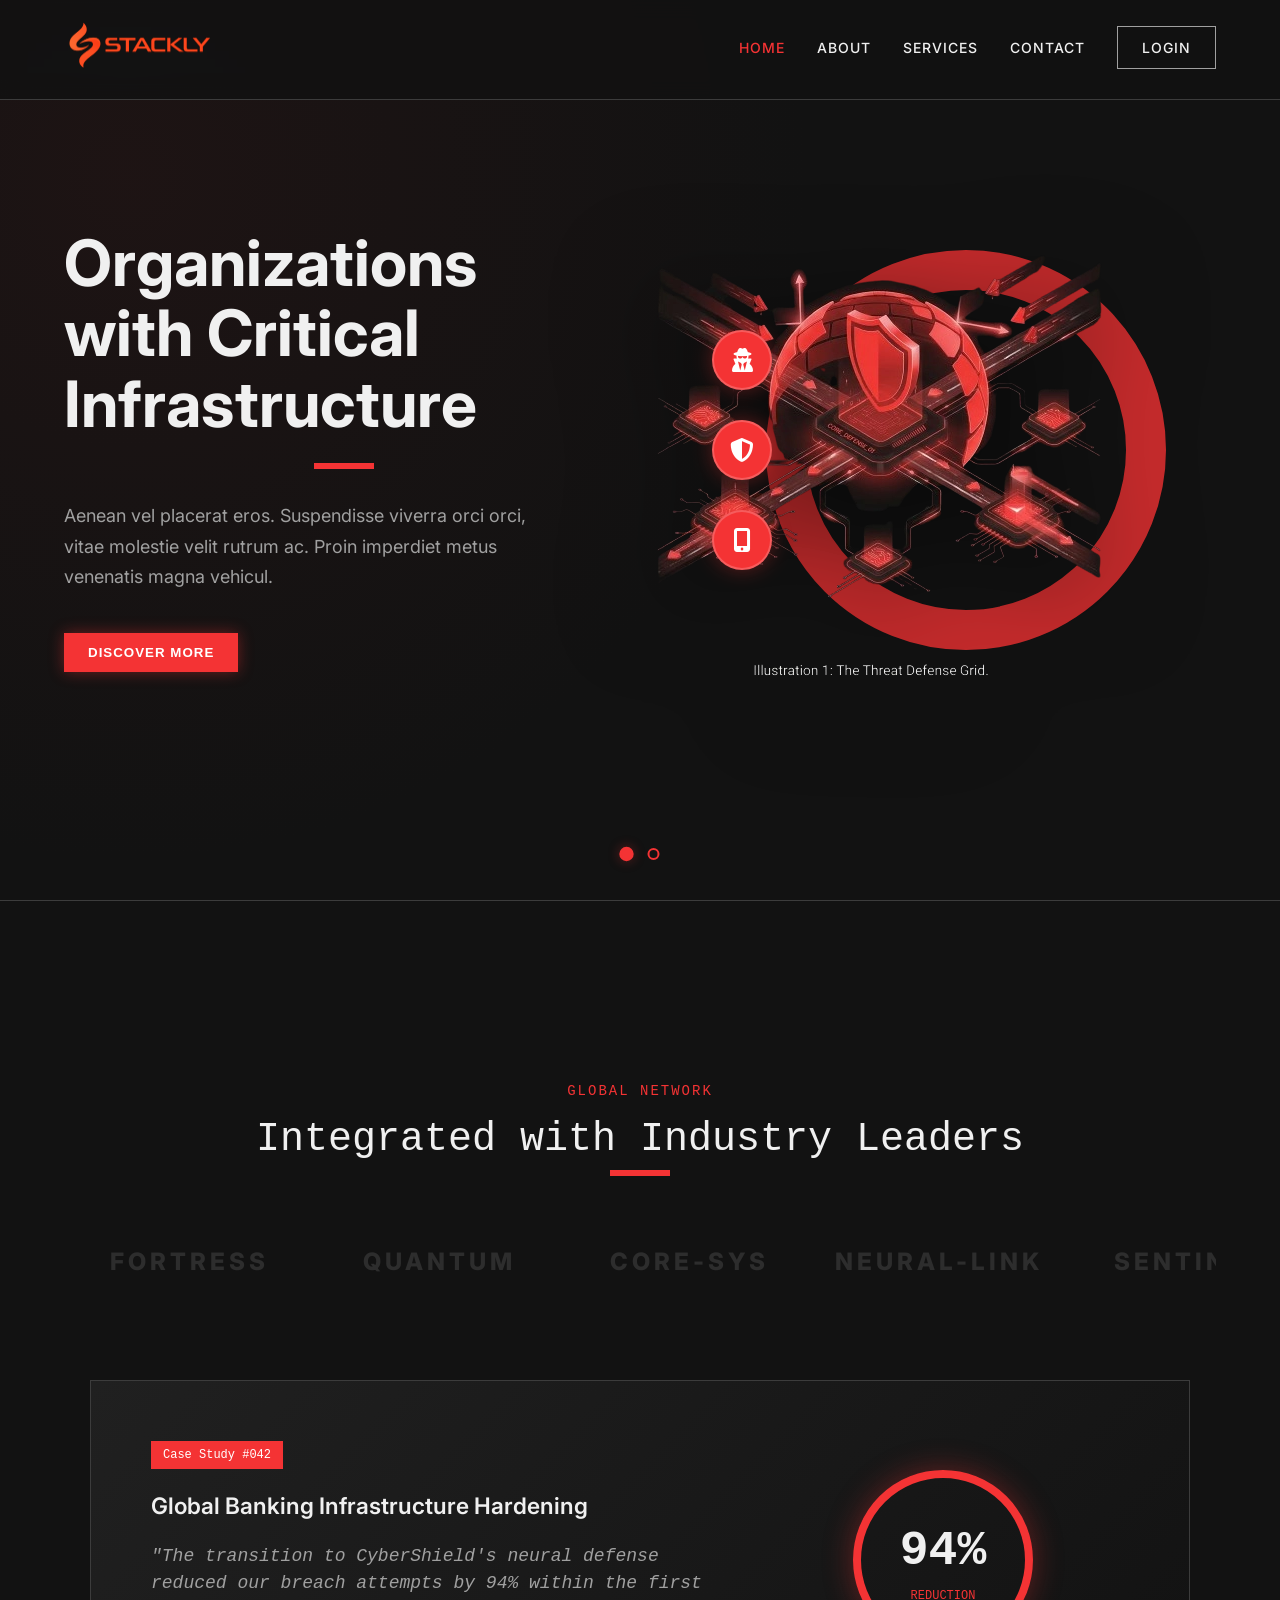
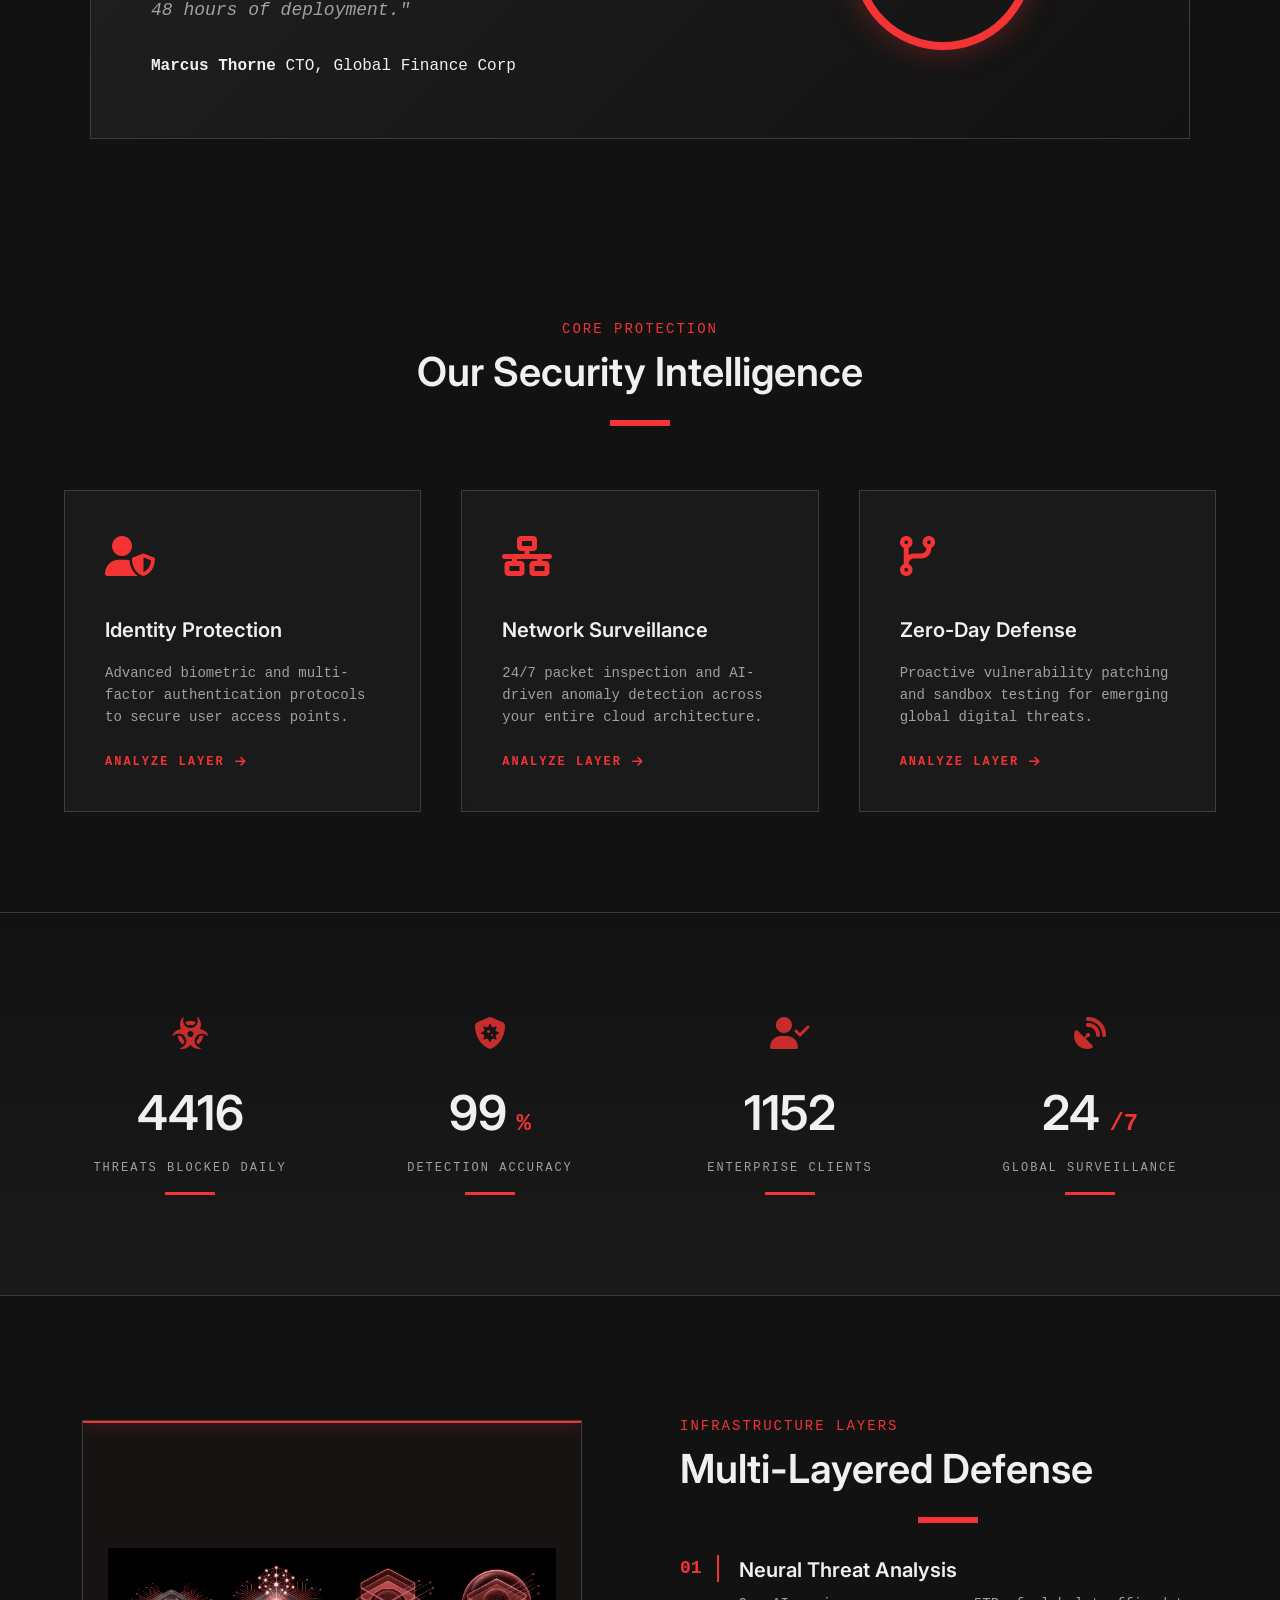
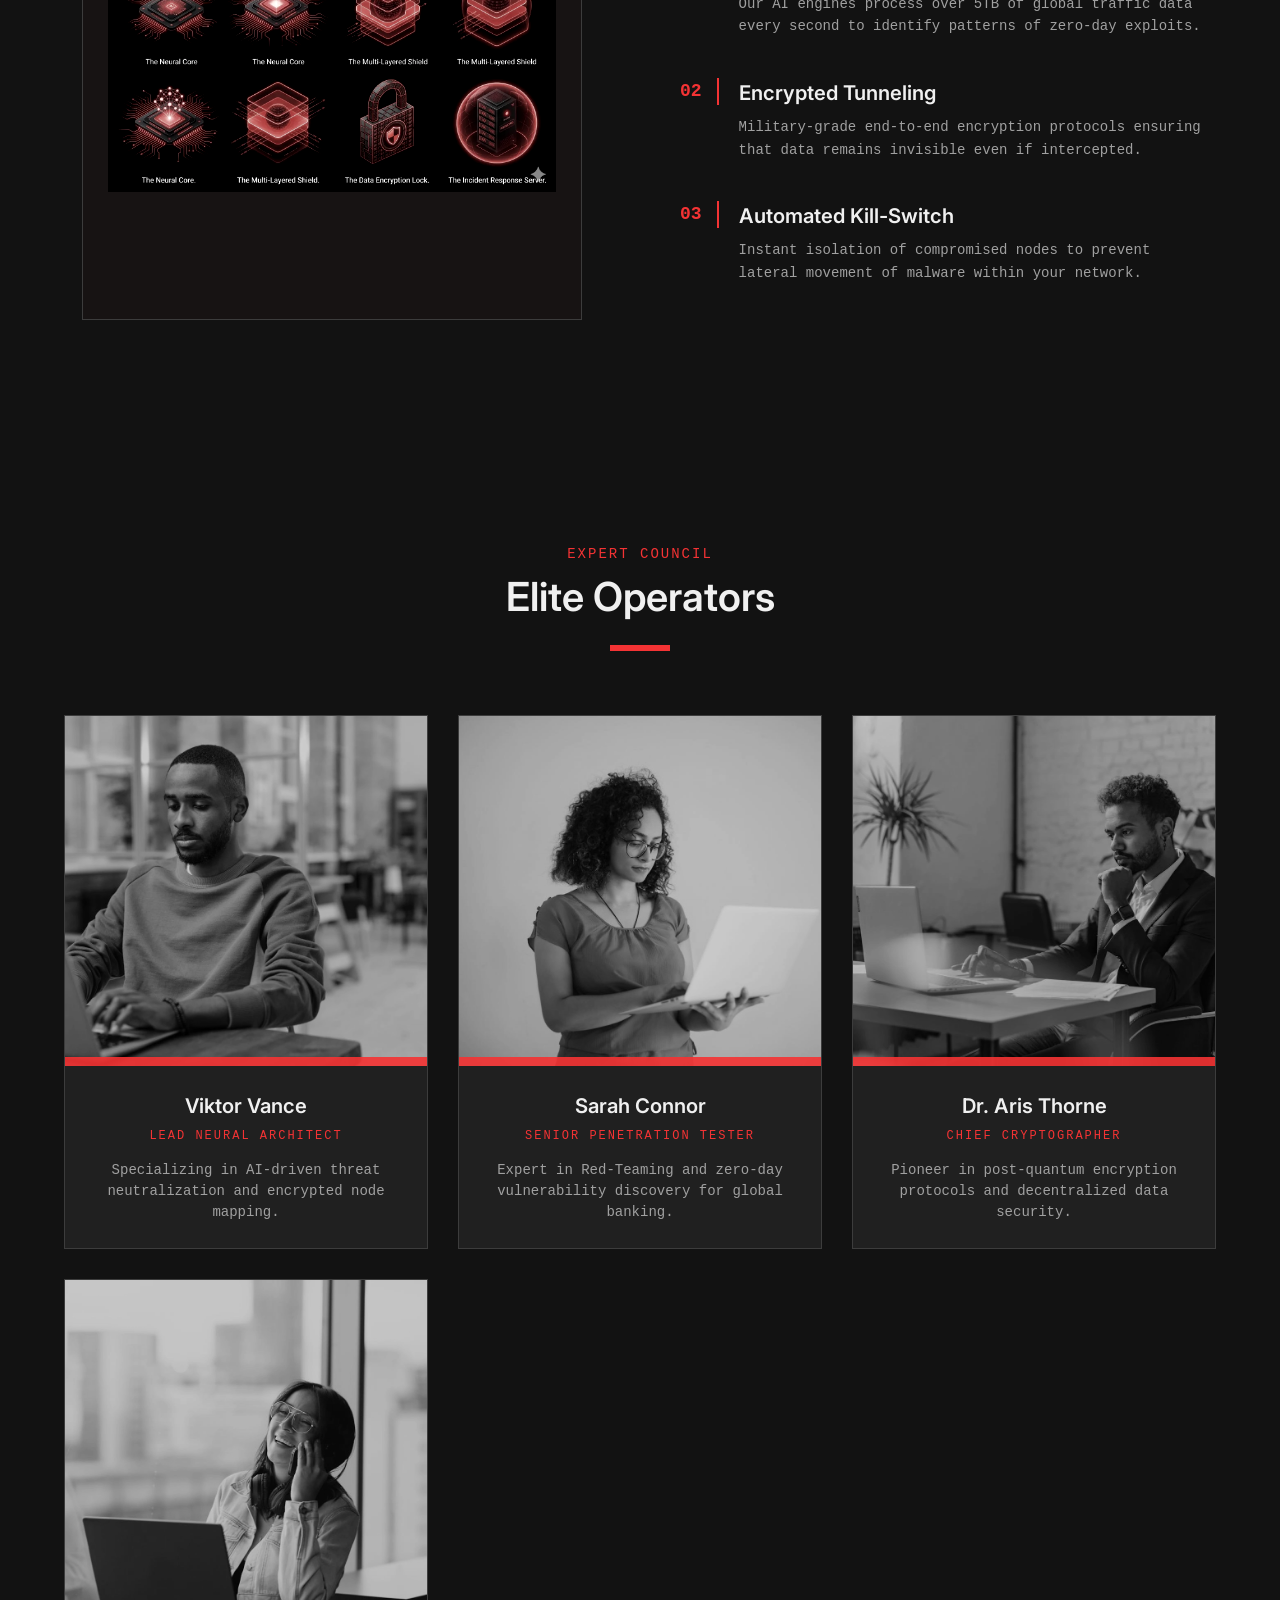
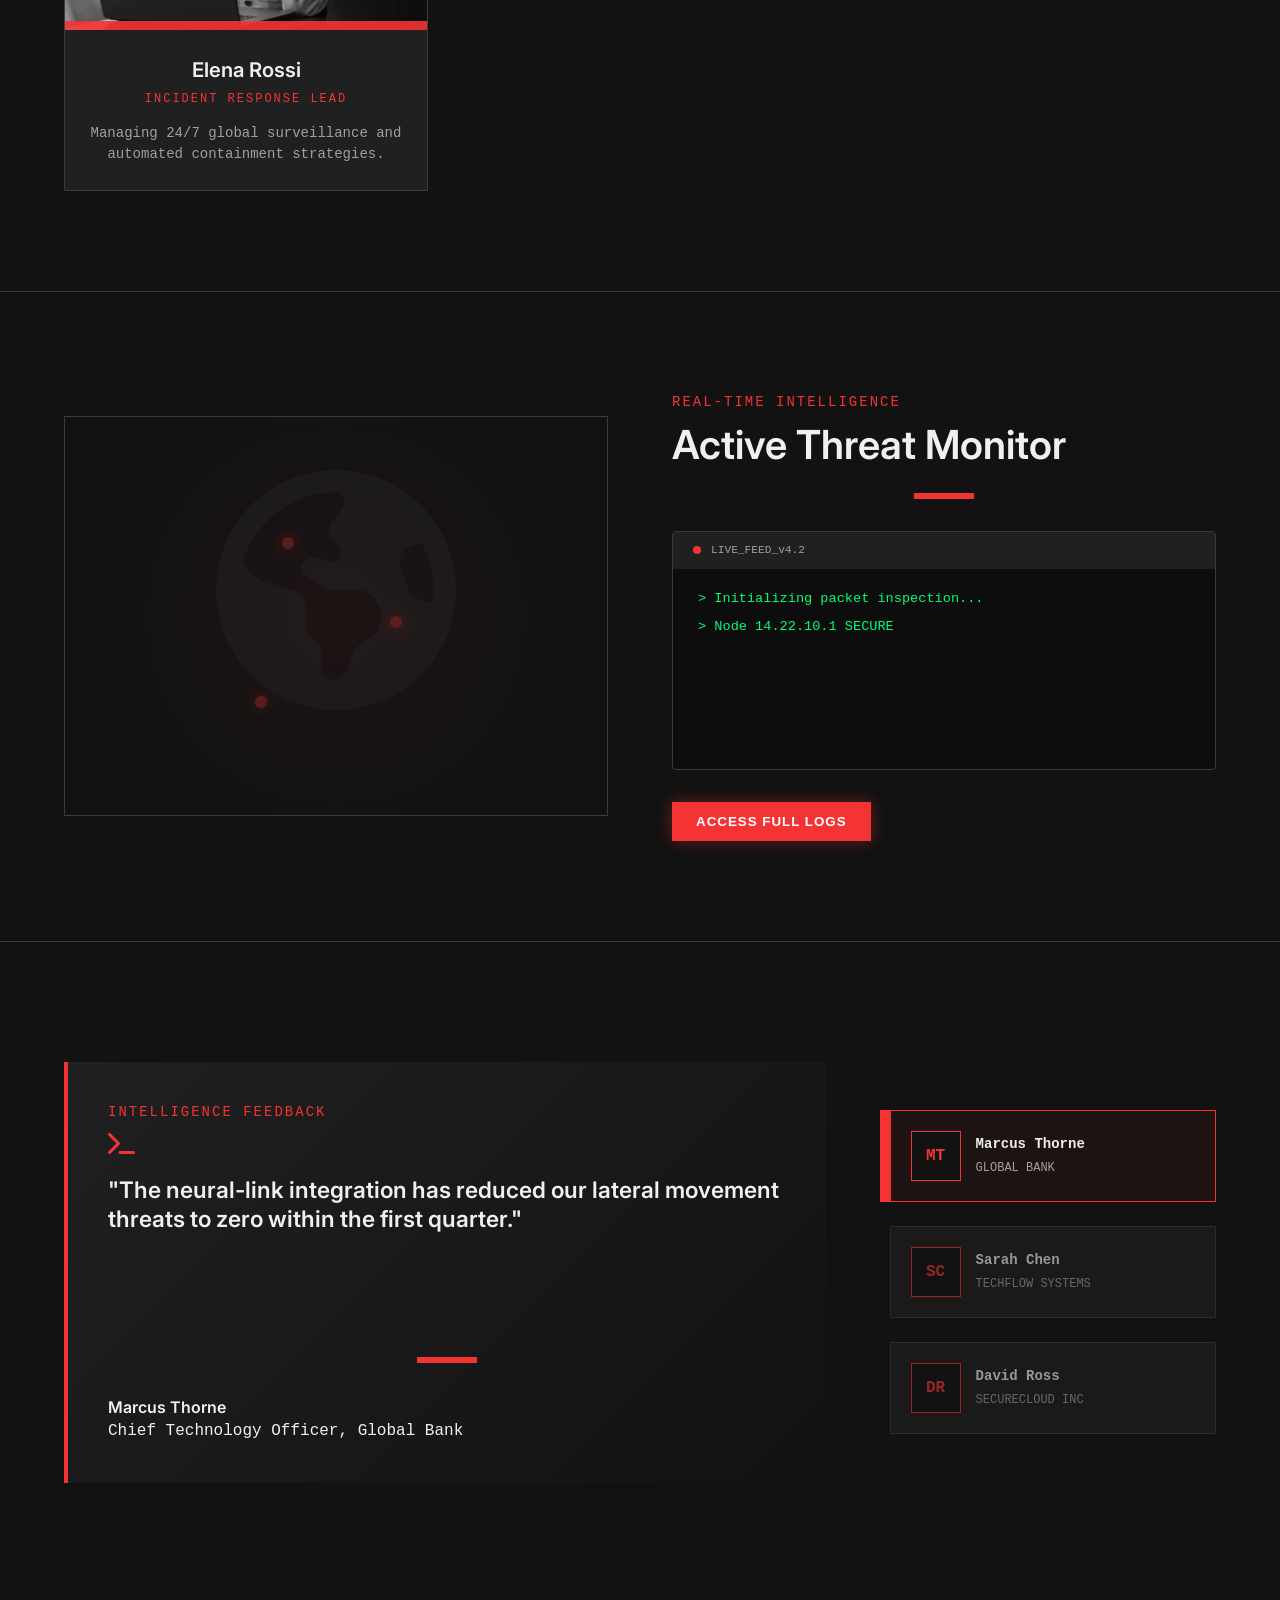
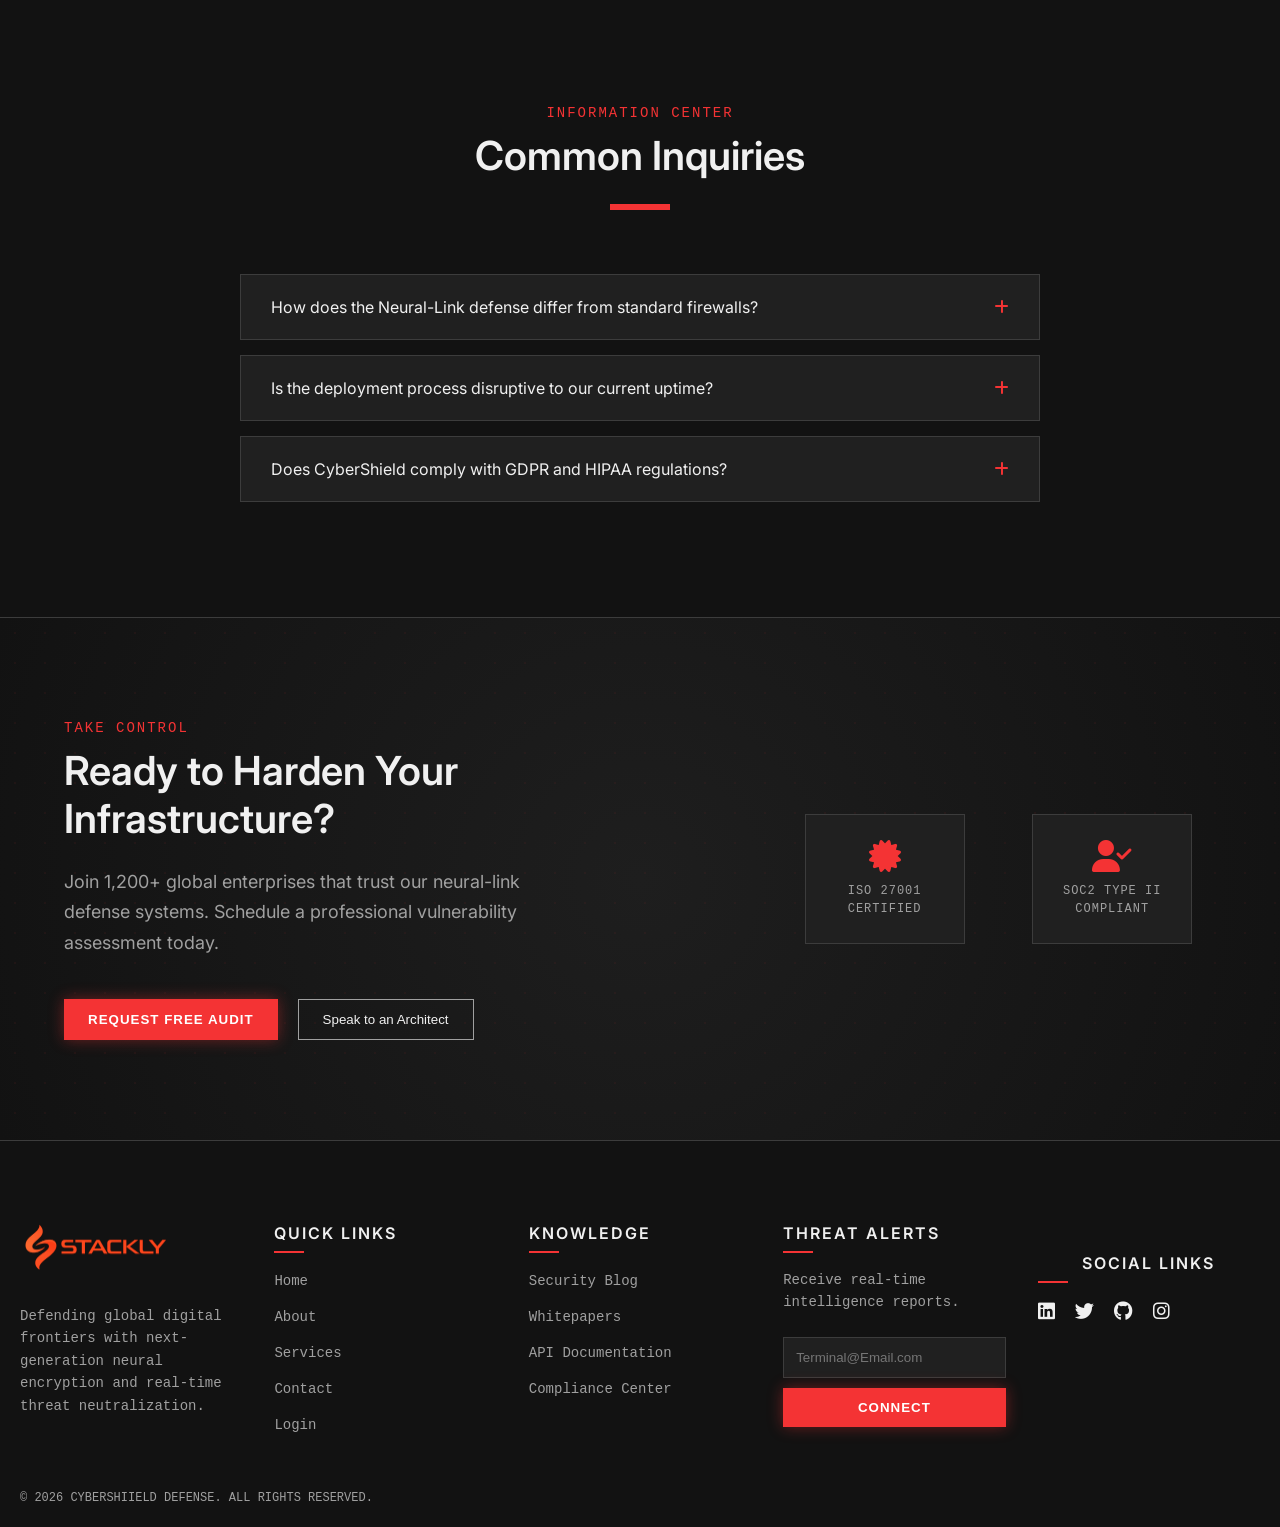
<file: index.html>
<!DOCTYPE html>
<html lang="en">

<head>
    <meta charset="UTF-8">
    <meta name="viewport" content="width=device-width, initial-scale=1.0">
    <title>Cyber Security</title>
    <link rel="icon" href="./assets/bg remove.webp">

    <!-- Custom CSS -->
    <link rel="stylesheet" href="style.css">
    <link rel="stylesheet" href="./root.css">

    <!-- material icon -->
    <link href="https://fonts.googleapis.com/icon?family=Material+Icons" rel="stylesheet">
    <!-- font awesome icon -->
    <link rel="stylesheet" href="https://cdnjs.cloudflare.com/ajax/libs/font-awesome/6.5.1/css/all.min.css">

    <!-- aos animations -->
    <link href="https://unpkg.com/aos@2.3.4/dist/aos.css" rel="stylesheet">
</head>

<body>
    <header class="main-header">
        <nav class="navbar">
            <a class="logo" href="index.html">
                <img src="./assets/orange.webp" alt="logo" width="150px">
            </a>

            <ul class="nav-links">
                <li><a href="index.html" class="active">Home</a></li>
                <li><a href="about.html">About</a></li>
                <li><a href="service.html">Services</a></li>
                <li><a href="contact.html">Contact</a></li>
                <li><a href="sign.html" class="btn-secondary login">Login</a></li>
            </ul>

            <div class="hamburger" id="hamburger">
                <span class="bar"></span>
                <span class="bar"></span>
                <span class="bar"></span>
            </div>
        </nav>

        <div class="mobile-menu" id="mobile-menu">
            <ul class="mobile-nav-links">
                <li><a href="index.html">Home</a></li>
                <li><a href="about.html">About</a></li>
                <li><a href="service.html">Services</a></li>
                <li><a href="contact.html">Contact</a></li>
                <li><a href="sign.html" class="btn-primary login">Login</a></li>
            </ul>
        </div>
    </header>







    <main>

        <section class="hero-slider" data-aos="fade-up">
            <div class="premium-hero active" id="slide-1">
                <div class="hero-container">
                    <div class="hero-text-content">
                        <h1 class="hero-display-title">
                            Organizations <br>
                            with <span class="highlight">Critical Infrastructure</span>
                        </h1>
                        <div class="red-divider"></div>
                        <p class="hero-lead-text">
                            Aenean vel placerat eros. Suspendisse viverra orci orci, vitae molestie velit rutrum ac.
                            Proin imperdiet metus venenatis magna vehicul.
                        </p>
                        <button class="btn-primary" onclick="window.location.href='./404..html'">Discover More</button>
                    </div>

                    <div class="hero-visual-wrapper">
                        <div class="deco-circle"></div>
                        <div class="floating-icons">
                            <div class="icon-circle"><i class="fas fa-user-secret"></i></div>
                            <div class="icon-circle"><i class="fas fa-shield-alt"></i></div>
                            <div class="icon-circle"><i class="fas fa-mobile-alt"></i></div>
                        </div>
                        <div class="main-illustration">
                            <img src="./assets/hero 1.webp" alt="Infrastructure Security">
                        </div>
                    </div>
                </div>
            </div>

            <div class="premium-hero" id="slide-2">
                <div class="hero-container">
                    <div class="hero-text-content">
                        <h1 class="hero-display-title">
                            Advanced <br>
                            Threat <span class="highlight">Detection Systems</span>
                        </h1>
                        <div class="red-divider"></div>
                        <p class="hero-lead-text">
                            Real-time monitoring and AI-driven response protocols to protect your
                            digital assets from sophisticated zero-day vulnerabilities.
                        </p>
                        <button class="btn-primary" onclick="window.location.href='./404..html'">Explore Defense</button>
                    </div>

                    <div class="hero-visual-wrapper">
                        <div class="deco-circle"></div>
                        <div class="floating-icons">
                            <div class="icon-circle"><i class="fas fa-microchip"></i></div>
                            <div class="icon-circle"><i class="fas fa-network-wired"></i></div>
                            <div class="icon-circle"><i class="fas fa-lock"></i></div>
                        </div>
                        <div class="main-illustration">
                            <img src="./assets/hero 2.webp" alt="Threat Detection">
                        </div>
                    </div>
                </div>
            </div>

            <div class="slider-controls">
                <span class="dot active" onclick="currentSlide(0)"></span>
                <span class="dot" onclick="currentSlide(1)"></span>
            </div>
        </section>










        <section class="partners-section" data-aos="fade-down">
            <div class="container">
                <div class="ticker-header">
                    <span class="section-subtitle">Global Network</span>
                    <p>Integrated with Industry Leaders</p>
                    <div class="red-divider"></div>

                </div>

                <div class="logo-ticker">
                    <div class="ticker-track">
                        <div class="logo-item"><span>FORTRESS</span></div>
                        <div class="logo-item"><span>QUANTUM</span></div>
                        <div class="logo-item"><span>CORE-SYS</span></div>
                        <div class="logo-item"><span>NEURAL-LINK</span></div>
                        <div class="logo-item"><span>SENTINEL</span></div>
                        <div class="logo-item"><span>FORTRESS</span></div>
                        <div class="logo-item"><span>QUANTUM</span></div>
                        <div class="logo-item"><span>CORE-SYS</span></div>
                        <div class="logo-item"><span>NEURAL-LINK</span></div>
                        <div class="logo-item"><span>SENTINEL</span></div>
                    </div>
                </div>

                <div class="case-study-card">
                    <div class="case-content">
                        <div class="badge-red">Case Study #042</div>
                        <h3>Global Banking Infrastructure <span class="highlight">Hardening</span></h3>
                        <p>"The transition to CyberShield's neural defense reduced our breach attempts by 94% within the
                            first 48 hours of deployment."</p>
                        <div class="client-info">
                            <strong>Marcus Thorne</strong>
                            <span>CTO, Global Finance Corp</span>
                        </div>
                    </div>
                    <div class="case-visual">
                        <div class="stats-circle">
                            <span class="pct">94%</span>
                            <span class="label">Reduction</span>
                        </div>
                    </div>
                </div>
            </div>
        </section>









        <section class="services-section" data-aos="zoom-in">
            <div class="container">
                <div class="section-header">
                    <span class="section-subtitle">Core Protection</span>
                    <h2 class="section-title">Our Security <span class="highlight">Intelligence</span></h2>
                    <div class="red-divider"></div>
                </div>

                <div class="services-grid">
                    <div class="service-card">
                        <div class="card-glow"></div>
                        <div class="icon-box"><i class="fas fa-user-shield"></i></div>
                        <h3>Identity Protection</h3>
                        <p>Advanced biometric and multi-factor authentication protocols to secure user access points.
                        </p>
                        <a href="./404..html" class="learn-more">Analyze Layer <i class="fas fa-arrow-right"></i></a>
                    </div>

                    <div class="service-card">
                        <div class="card-glow"></div>
                        <div class="icon-box"><i class="fas fa-network-wired"></i></div>
                        <h3>Network Surveillance</h3>
                        <p>24/7 packet inspection and AI-driven anomaly detection across your entire cloud architecture.
                        </p>
                        <a href="./404..html" class="learn-more">Analyze Layer <i class="fas fa-arrow-right"></i></a>
                    </div>

                    <div class="service-card">
                        <div class="card-glow"></div>
                        <div class="icon-box"><i class="fas fa-code-branch"></i></div>
                        <h3>Zero-Day Defense</h3>
                        <p>Proactive vulnerability patching and sandbox testing for emerging global digital threats.</p>
                        <a href="./404..html" class="learn-more">Analyze Layer <i class="fas fa-arrow-right"></i></a>
                    </div>
                </div>
            </div>
        </section>








        <section class="stats-section" data-aos="fade-up">
            <div class="stats-container">
                <div class="stat-box">
                    <div class="stat-icon"><i class="fas fa-biohazard"></i></div>
                    <h2 class="counter" data-target="4500">0</h2>
                    <p>Threats Blocked Daily</p>
                    <div class="stat-bar">
                        <div class="progress"></div>
                    </div>
                </div>

                <div class="stat-box">
                    <div class="stat-icon"><i class="fas fa-shield-virus"></i></div>
                    <h2 class="counter" data-target="99">0</h2>
                    <span>%</span>
                    <p>Detection Accuracy</p>
                    <div class="stat-bar">
                        <div class="progress"></div>
                    </div>
                </div>

                <div class="stat-box">
                    <div class="stat-icon"><i class="fas fa-user-check"></i></div>
                    <h2 class="counter" data-target="1200">0</h2>
                    <p>Enterprise Clients</p>
                    <div class="stat-bar">
                        <div class="progress"></div>
                    </div>
                </div>

                <div class="stat-box">
                    <div class="stat-icon"><i class="fas fa-satellite-dish"></i></div>
                    <h2 class="counter" data-target="24">0</h2>
                    <span>/7</span>
                    <p>Global Surveillance</p>
                    <div class="stat-bar">
                        <div class="progress"></div>
                    </div>
                </div>
            </div>
        </section>









        <section class="tech-section" data-aos="fade-down">
            <div class="container tech-grid">

                <div class="tech-visual">
                    <div class="scanner-box">
                        <img src="./assets/layer.webp" alt="Multi-Layered Defense" class="responsive-img">

                        <div class="scanner-line"></div>
                        <div class="circle c1"></div>
                        <div class="circle c2"></div>
                        <div class="circle c3"></div>
                    </div>
                </div>

                <div class="tech-content">
                    <span class="section-subtitle">Infrastructure Layers</span>
                    <h2 class="section-title">Multi-Layered <span class="highlight">Defense</span></h2>
                    <div class="red-divider"></div>

                    <div class="feature-list">
                        <div class="feature-item">
                            <div class="feature-num">01</div>
                            <div class="feature-text">
                                <h3>Neural Threat Analysis</h3>
                                <p>Our AI engines process over 5TB of global traffic data every second to identify
                                    patterns of zero-day exploits.</p>
                            </div>
                        </div>

                        <div class="feature-item">
                            <div class="feature-num">02</div>
                            <div class="feature-text">
                                <h3>Encrypted Tunneling</h3>
                                <p>Military-grade end-to-end encryption protocols ensuring that data remains invisible
                                    even if intercepted.</p>
                            </div>
                        </div>

                        <div class="feature-item">
                            <div class="feature-num">03</div>
                            <div class="feature-text">
                                <h3>Automated Kill-Switch</h3>
                                <p>Instant isolation of compromised nodes to prevent lateral movement of malware within
                                    your network.</p>
                            </div>
                        </div>
                    </div>
                </div>
            </div>
        </section>









        <section class="team-section" data-aos="zoom-in">
            <div class="container">
                <div class="section-header">
                    <span class="section-subtitle">Expert Council</span>
                    <h2 class="section-title">Elite <span class="highlight">Operators</span></h2>
                    <div class="red-divider"></div>
                </div>

                <div class="team-grid">
                    <div class="team-card">
                        <div class="member-image">
                            <div class="scan-line"></div>
                            <img src="./assets/m1.webp" alt="Security Architect">
                            <div class="member-socials">
                                <a href="./404..html"><i class="fab fa-linkedin"></i></a>
                                <a href="./404..html"><i class="fab fa-github"></i></a>
                            </div>
                        </div>
                        <div class="member-info">
                            <h3>Viktor Vance</h3>
                            <span class="member-role">Lead Neural Architect</span>
                            <p class="member-bio">Specializing in AI-driven threat neutralization and encrypted node
                                mapping.</p>
                        </div>
                    </div>

                    <div class="team-card">
                        <div class="member-image">
                            <div class="scan-line"></div>
                            <img src="./assets/w7.webp" alt="Penetration Tester">
                            <div class="member-socials">
                                <a href="./404..html"><i class="fab fa-linkedin"></i></a>
                                <a href="./404..html"><i class="fab fa-twitter"></i></a>
                            </div>
                        </div>
                        <div class="member-info">
                            <h3>Sarah Connor</h3>
                            <span class="member-role">Senior Penetration Tester</span>
                            <p class="member-bio">Expert in Red-Teaming and zero-day vulnerability discovery for global
                                banking.</p>
                        </div>
                    </div>

                    <div class="team-card">
                        <div class="member-image">
                            <div class="scan-line"></div>
                            <img src="./assets/m7.webp" alt="Cryptographer">
                            <div class="member-socials">
                                <a href="./404..html"><i class="fab fa-github"></i></a>
                                <a href="./404..html"><i class="fab fa-discord"></i></a>
                            </div>
                        </div>
                        <div class="member-info">
                            <h3>Dr. Aris Thorne</h3>
                            <span class="member-role">Chief Cryptographer</span>
                            <p class="member-bio">Pioneer in post-quantum encryption protocols and decentralized data
                                security.</p>
                        </div>
                    </div>

                    <div class="team-card">
                        <div class="member-image">
                            <div class="scan-line"></div>
                            <img src="./assets/w8.webp" alt="Incident Responder">
                            <div class="member-socials">
                                <a href="./404..html"><i class="fab fa-linkedin"></i></a>
                                <a href="./404..html"><i class="fab fa-github"></i></a>
                            </div>
                        </div>
                        <div class="member-info">
                            <h3>Elena Rossi</h3>
                            <span class="member-role">Incident Response Lead</span>
                            <p class="member-bio">Managing 24/7 global surveillance and automated containment
                                strategies.</p>
                        </div>
                    </div>
                </div>
            </div>
        </section>







        <section class="threat-monitor" data-aos="fade-up">
            <div class="container monitor-grid">
                <div class="monitor-visual">
                    <div class="radar-circle"></div>
                    <div class="map-container">
                        <i class="fas fa-globe-americas"></i>
                        <div class="pulse-point p1"></div>
                        <div class="pulse-point p2"></div>
                        <div class="pulse-point p3"></div>
                    </div>
                    <div class="scanning-bar"></div>
                </div>

                <div class="monitor-console">
                    <span class="section-subtitle">Real-Time Intelligence</span>
                    <h2 class="section-title">Active <span class="highlight">Threat Monitor</span></h2>
                    <div class="red-divider"></div>

                    <div class="console-box">
                        <div class="console-header">
                            <span class="dot-red"></span> LIVE_FEED_v4.2
                        </div>
                        <div class="console-body" id="console-feed">
                            <p class="log-line">> Initializing packet inspection...</p>
                            <p class="log-line">> Node 14.22.10.1 SECURE</p>
                        </div>
                    </div>
                    <button class="btn-primary" style="margin-top: 2rem;" onclick="window.location.href='./404..html'">Access Full Logs</button>
                </div>
            </div>
        </section>





        <section class="dossier-testimonial" data-aos="fade-down">
            <div class="container dossier-grid">
                <div class="dossier-main">
                    <span class="section-subtitle">Intelligence Feedback</span>
                    <div class="quote-wrapper">
                        <i class="fas fa-terminal quote-icon"></i>
                        <h2 id="active-quote" class="glitch-text">
                            "The neural-link integration has reduced our lateral movement threats to zero within the
                            first quarter."
                        </h2>
                        <div class="red-divider"></div>
                        <div class="client-meta">
                            <h4 id="active-name">Marcus Thorne</h4>
                            <p id="active-role">Chief Technology Officer, Global Bank</p>
                        </div>
                    </div>
                </div>

                <div class="dossier-selector">
                    <div class="selector-item active" data-index="0">
                        <div class="mini-avatar">MT</div>
                        <div class="mini-info">
                            <span>Marcus Thorne</span>
                            <small>Global Bank</small>
                        </div>
                    </div>
                    <div class="selector-item" data-index="1">
                        <div class="mini-avatar">SC</div>
                        <div class="mini-info">
                            <span>Sarah Chen</span>
                            <small>TechFlow Systems</small>
                        </div>
                    </div>
                    <div class="selector-item" data-index="2">
                        <div class="mini-avatar">DR</div>
                        <div class="mini-info">
                            <span>David Ross</span>
                            <small>SecureCloud Inc</small>
                        </div>
                    </div>
                </div>
            </div>
        </section>







        <section class="faq-section" data-aos="zoom-in">
            <div class="container">
                <div class="section-header">
                    <span class="section-subtitle">Information Center</span>
                    <h2 class="section-title">Common <span class="highlight">Inquiries</span></h2>
                    <div class="red-divider"></div>
                </div>

                <div class="faq-accordion">
                    <div class="faq-item">
                        <div class="faq-question">
                            <span>How does the Neural-Link defense differ from standard firewalls?</span>
                            <i class="fas fa-plus"></i>
                        </div>
                        <div class="faq-answer">
                            <p>Standard firewalls rely on known signature databases. Our Neural-Link system uses
                                behavioral AI to identify "Zero-Day" patterns in real-time, neutralizing threats that
                                haven't even been categorized yet.</p>
                        </div>
                    </div>

                    <div class="faq-item">
                        <div class="faq-question">
                            <span>Is the deployment process disruptive to our current uptime?</span>
                            <i class="fas fa-plus"></i>
                        </div>
                        <div class="faq-answer">
                            <p>No. We utilize a "Shadow-Integration" phase where our sensors run parallel to your
                                existing stack. We only switch to active protection once the neural mapping is 100%
                                verified.</p>
                        </div>
                    </div>

                    <div class="faq-item">
                        <div class="faq-question">
                            <span>Does CyberShield comply with GDPR and HIPAA regulations?</span>
                            <i class="fas fa-plus"></i>
                        </div>
                        <div class="faq-answer">
                            <p>Absolutely. Our infrastructure is built on "Privacy-by-Design" principles, ensuring all
                                data handling meets or exceeds global compliance standards including GDPR, HIPAA, and
                                SOC2.</p>
                        </div>
                    </div>
                </div>
            </div>
        </section>











        <section class="cta-section" data-aos="fade-up">
            <div class="mesh-background"></div>
            <div class="container cta-grid">
                <div class="cta-content">
                    <span class="section-subtitle">Take Control</span>
                    <h2 class="section-title">Ready to <span class="highlight">Harden</span> Your Infrastructure?</h2>
                    <p class="hero-lead-text">
                        Join 1,200+ global enterprises that trust our neural-link defense systems.
                        Schedule a professional vulnerability assessment today.
                    </p>

                    <div class="cta-btns">
                        <button class="btn-primary" onclick="window.location.href='./404..html'">Request Free
                            Audit</button>
                        <button class="btn-secondary" onclick="window.location.href='./404..html'">Speak to an
                            Architect</button>
                    </div>
                </div>

                <div class="cta-badge-wrapper">
                    <div class="trust-badge">
                        <i class="fas fa-certificate"></i>
                        <span>ISO 27001 <br> Certified</span>
                    </div>
                    <div class="trust-badge">
                        <i class="fas fa-user-check"></i>
                        <span>SOC2 Type II <br> Compliant</span>
                    </div>
                </div>
            </div>
        </section>

    </main>






    <footer class="main-footer">
        <div class="footer-container">
            <div class="footer-col">
                <a class="logo" href="index.html">
                    <img src="./assets/orange.webp" alt="logo" width="150px">
                </a>
                <p class="footer-desc">
                    Defending global digital frontiers with next-generation neural encryption and real-time threat
                    neutralization.
            </div>

            <div class="footer-col">
                <h4 class="footer-title">Quick Links</h4>
                <ul class="footer-links">
                    <li><a href="index.html">Home</a></li>
                    <li><a href="about.html">About</a></li>
                    <li><a href="service.html">Services</a></li>
                    <li><a href="contact.html">Contact</a></li>
                    <li><a href="sign.html">Login</a></li>
                </ul>
            </div>

            <div class="footer-col">
                <h4 class="footer-title">Knowledge</h4>
                <ul class="footer-links">
                    <li><a href="./404..html">Security Blog</a></li>
                    <li><a href="./404..html">Whitepapers</a></li>
                    <li><a href="./404..html">API Documentation</a></li>
                    <li><a href="./404..html">Compliance Center</a></li>
                </ul>
            </div>

            <div class="footer-col">
                <h4 class="footer-title">Threat Alerts</h4>
                <p class="footer-desc">Receive real-time intelligence reports.</p>
                <form class="footer-form" action="./404..html" method="GET">
                    <input type="email" placeholder="Terminal@Email.com" class="footer-input" required>
                    <button type="submit" class="btn-primary">Connect</button>
                </form>
            </div>


            <div class="footer-bottom">
                <h4 class="footer-title">Social Links</h4>

                <div class="footer-socials">
                    <a href="./404..html"><i class="fab fa-linkedin"></i></a>
                    <a href="./404..html"><i class="fab fa-twitter"></i></a>
                    <a href="./404..html"><i class="fab fa-github"></i></a>
                    <a href="./404..html"><i class="fab fa-instagram"></i></a>
                </div>

            </div>
        </div>

        <div class="container bottom-flex">
            <p>&copy; 2026 CYBERSHIIELD DEFENSE. ALL RIGHTS RESERVED.</p>
        </div>
    </footer>






    <script src="script.js"></script>

    <script src="https://unpkg.com/aos@2.3.4/dist/aos.js"></script>

    <script>
        AOS.init({
            duration: 900,
            easing: 'ease-in-out',
            once: true,
        });

        // data-aos="fade-up"
        // fade-up, fade-down, fade-left, fade-right, zoom-in,	slide-up, flip-left	

    </script>




</body>

</html>
</file>
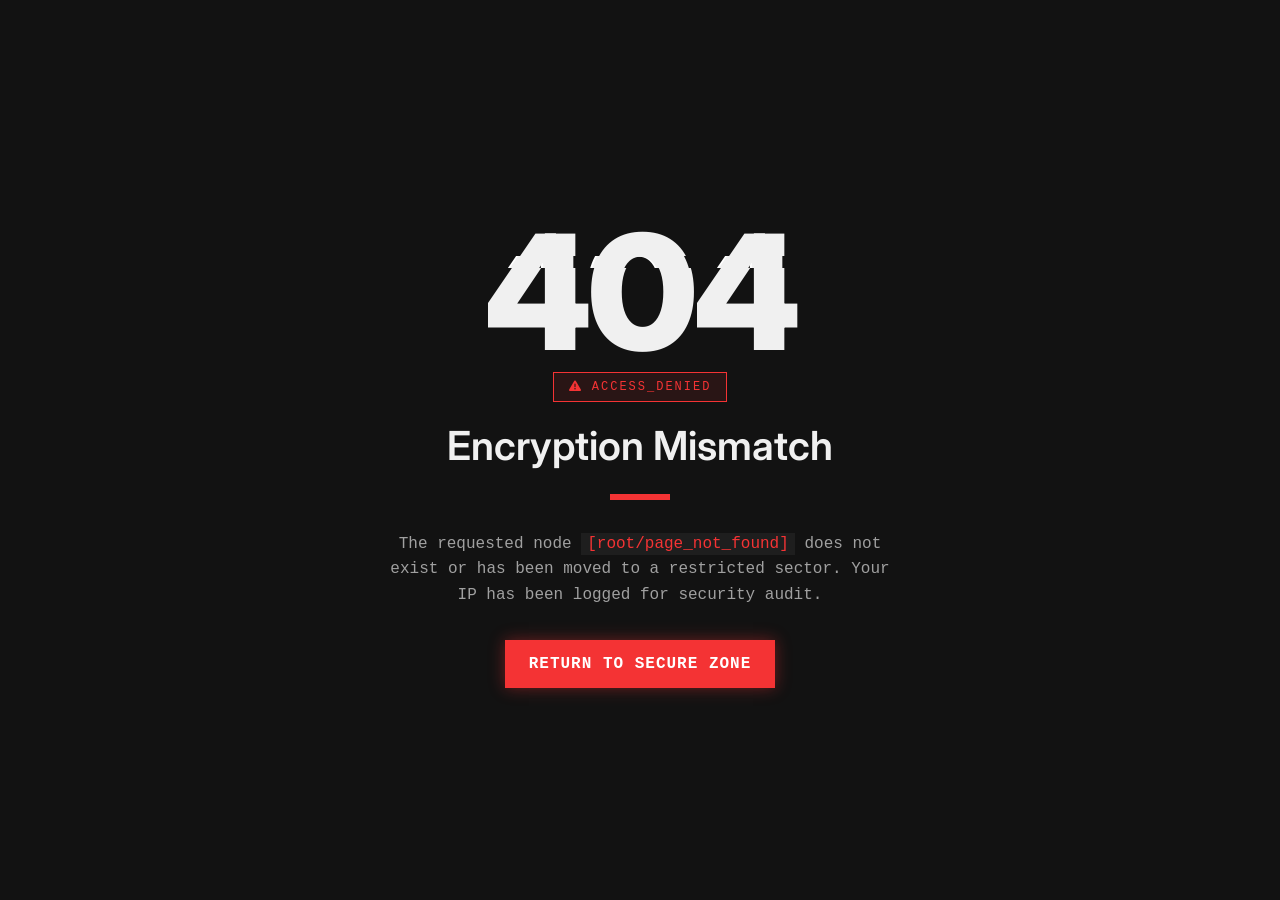
<file: 404..html>
<!DOCTYPE html>
<html lang="en">

<head>
    <meta charset="UTF-8">
    <meta name="viewport" content="width=device-width, initial-scale=1.0">
    <title>Cyber Security</title>
    <link rel="icon" href="./assets/bg remove.webp">

    <!-- Custom CSS -->
    <link rel="stylesheet" href="style.css">
    <link rel="stylesheet" href="./root.css">

    <!-- material icon -->
    <link href="https://fonts.googleapis.com/icon?family=Material+Icons" rel="stylesheet">
    <!-- font awesome icon -->
    <link rel="stylesheet" href="https://cdnjs.cloudflare.com/ajax/libs/font-awesome/6.5.1/css/all.min.css">

    <!-- aos animations -->
    <link href="https://unpkg.com/aos@2.3.4/dist/aos.css" rel="stylesheet">
</head>

<body>

    <style>
        .red-divider {
            width: 60px;
            margin: 0 auto;
            height: 6px;
            background-color: var(--primary-red);
            margin-bottom: 2rem;
        }

        .error-page {
            height: 100vh;
            display: flex;
            flex-direction: column;
            justify-content: center;
            align-items: center;
            background-color: var(--bg-black);
            text-align: center;
            padding: 0 5%;
            overflow: hidden;
            position: relative;
        }

        .error-code {
            font-family: var(--font-heading);
            font-size: 10rem;
            font-weight: 900;
            color: var(--text-main);
            position: relative;
            line-height: 1;
            letter-spacing: -5px;
        }

        .error-code::before,
        .error-code::after {
            content: attr(data-text);
            position: absolute;
            top: 0;
            left: 0;
            width: 100%;
            height: 100%;
            background: var(--bg-black);
        }

        .error-code::before {
            left: 2px;
            text-shadow: -2px 0 var(--primary-red);
            clip: rect(44px, 450px, 56px, 0);
            animation: glitch-anim 5s infinite linear alternate-reverse;
        }

        .error-code::after {
            left: -2px;
            text-shadow: -2px 0 #fff;
            clip: rect(44px, 450px, 56px, 0);
            animation: glitch-anim2 5s infinite linear alternate-reverse;
        }

        @keyframes glitch-anim {
            0% {
                clip: rect(31px, 9999px, 94px, 0);
            }

            20% {
                clip: rect(62px, 9999px, 42px, 0);
            }

            100% {
                clip: rect(89px, 9999px, 98px, 0);
            }
        }

        .status-badge-red {
            display: inline-block;
            padding: 5px 15px;
            background: rgba(244, 51, 52, 0.1);
            border: 1px solid var(--primary-red);
            color: var(--primary-red);
            font-family: var(--font-main);
            font-size: var(--text-xs);
            letter-spacing: 2px;
            margin-bottom: 20px;
        }

        .error-message {
            color: var(--text-dim);
            max-width: 500px;
            margin: 0 auto 2rem;
            line-height: 1.6;
        }

        .terminal-text {
            color: var(--primary-red);
            font-family: var(--font-main);
            background: rgba(255, 255, 255, 0.05);
            padding: 2px 6px;
        }

        .error-actions {
            display: flex;
            gap: 20px;
            justify-content: center;
        }

        @media (max-width: 768px) {
            .error-code {
                font-size: 6rem;
            }

            .error-actions {
                flex-direction: column;
            }

            .btn-primary,
            .btn-secondary {
                width: 100%;
            }
        }
    </style>

    <section class="error-page">
        <div class="glitch-wrapper">
            <div class="error-code" data-text="404">404</div>
        </div>

        <div class="error-content">
            <span class="status-badge-red">
                <i class="fas fa-exclamation-triangle"></i> ACCESS_DENIED
            </span>
            <h1 class="section-title">Encryption <span class="highlight">Mismatch</span></h1>
            <div class="red-divider"></div>
            <p class="error-message">
                The requested node <span class="terminal-text">[root/page_not_found]</span> does not exist or has been
                moved to a restricted sector. Your IP has been logged for security audit.
            </p>

            <div class="error-actions">
                <a href="index.html" class="btn-primary">Return to Secure Zone</a>
            </div>
        </div>

        <div class="binary-rain"></div>
    </section>

</body>

</html>
</file>
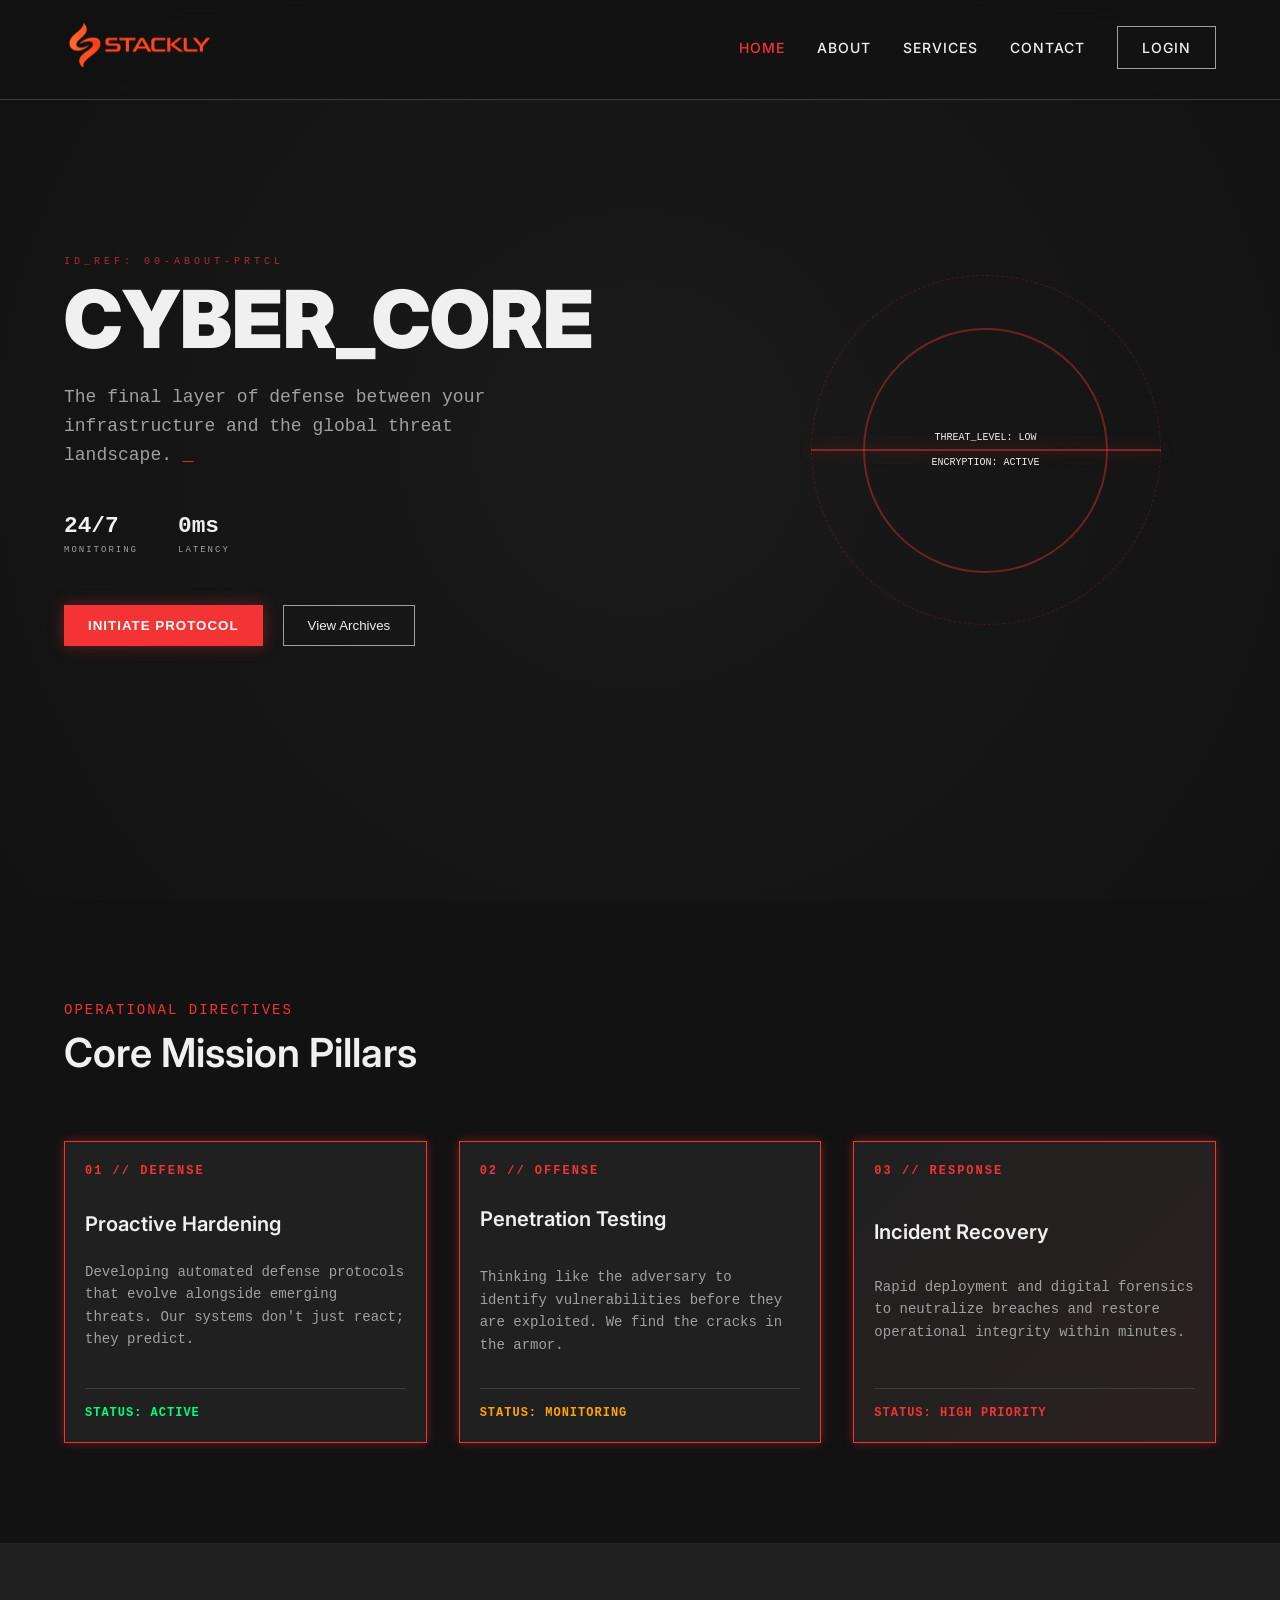
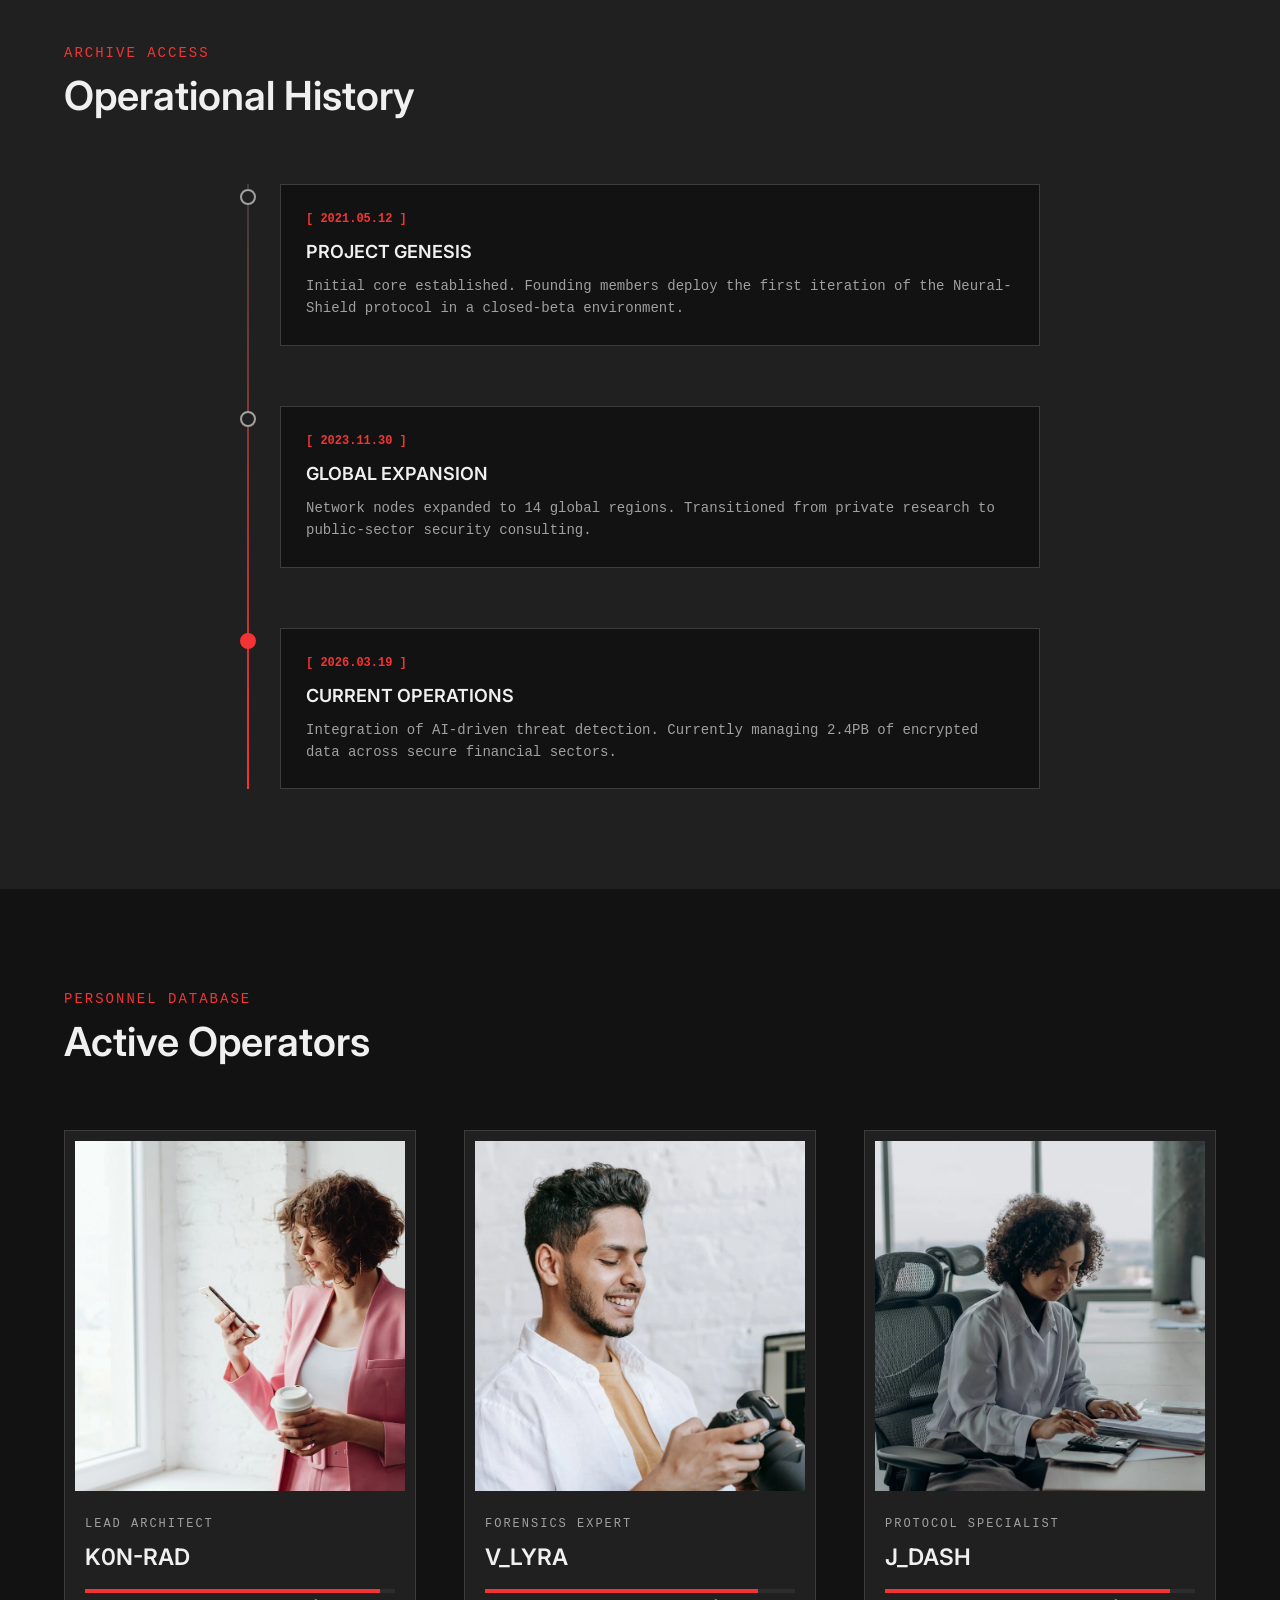
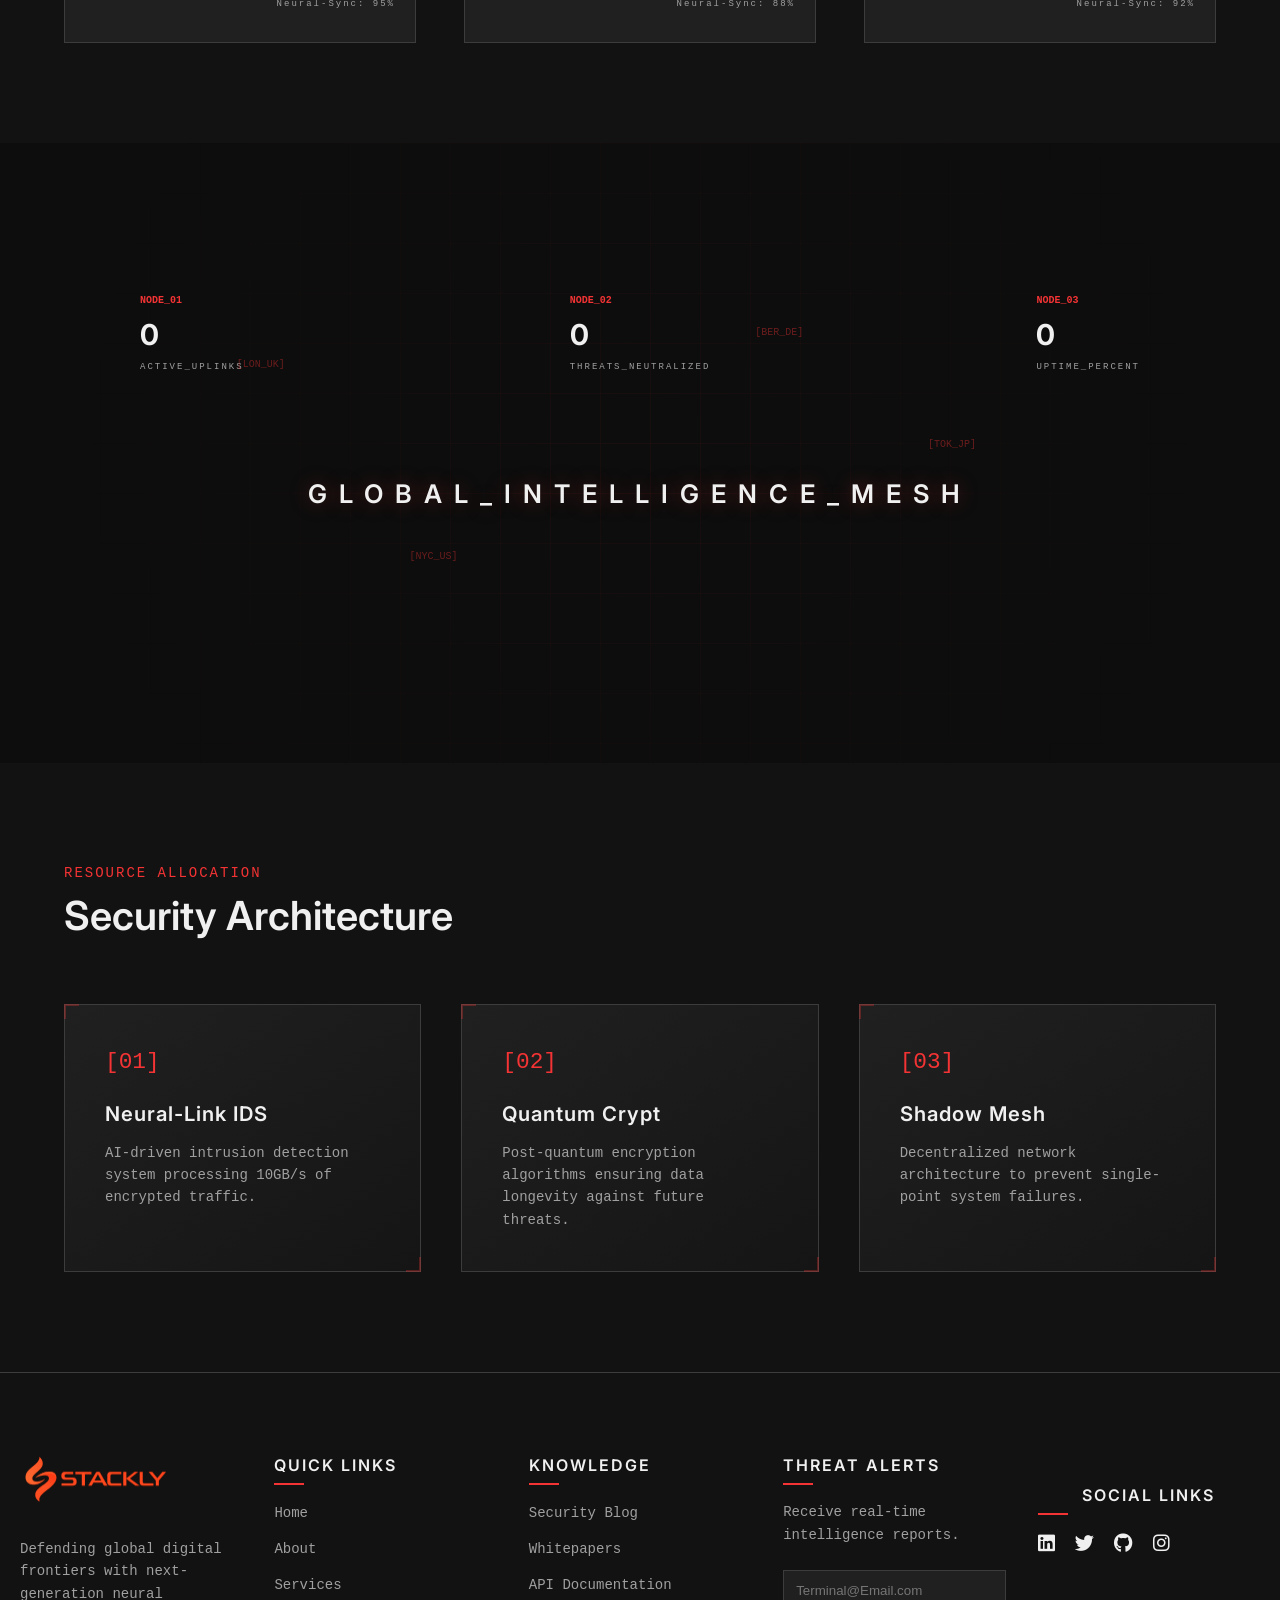
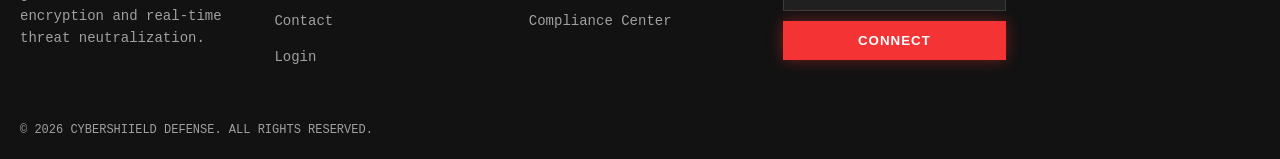
<file: about.html>
<!DOCTYPE html>
<html lang="en">

<head>
    <meta charset="UTF-8">
    <meta name="viewport" content="width=device-width, initial-scale=1.0">
    <title>Cyber Security</title>
    <link rel="icon" href="./assets/bg remove.webp">

    <!-- Custom CSS -->
    <link rel="stylesheet" href="about.css">
    <link rel="stylesheet" href="./root.css">

    <!-- material icon -->
    <link href="https://fonts.googleapis.com/icon?family=Material+Icons" rel="stylesheet">
    <!-- font awesome icon -->
    <link rel="stylesheet" href="https://cdnjs.cloudflare.com/ajax/libs/font-awesome/6.5.1/css/all.min.css">

    <!-- aos animations -->
    <link href="https://unpkg.com/aos@2.3.4/dist/aos.css" rel="stylesheet">
</head>

<body>


    <header class="main-header">
        <nav class="navbar">
            <a class="logo" href="about.css">
                <img src="./assets/orange.webp" alt="logo" width="150px">
            </a>

            <ul class="nav-links">
                <li><a href="index.html" class="active">Home</a></li>
                <li><a href="about.html">About</a></li>
                <li><a href="service.html">Services</a></li>
                <li><a href="contact.html">Contact</a></li>
                <li><a href="sign.html" class="btn-secondary login">Login</a></li>
            </ul>

            <div class="hamburger" id="hamburger">
                <span class="bar"></span>
                <span class="bar"></span>
                <span class="bar"></span>
            </div>
        </nav>

        <div class="mobile-menu" id="mobile-menu">
            <ul class="mobile-nav-links">
                <li><a href="index.html">Home</a></li>
                <li><a href="about.html">About</a></li>
                <li><a href="service.html">Services</a></li>
                <li><a href="contact.html">Contact</a></li>
                <li><a href="sign.html" class="btn-primary login">Login</a></li>
            </ul>
        </div>
    </header>





    <main>

        <section class="cyber-hero" data-aos="fade-up">
            <div class="hero-background">
                <div class="binary-overlay"></div>
            </div>

            <div class="hero-container">
                <div class="pane-info">
                    <div class="system-id">ID_REF: 00-ABOUT-PRTCL</div>
                    <h1 class="hero-glitch" data-text="CYBER_CORE">CYBER_CORE</h1>
                    <p class="hero-tagline">
                        The final layer of defense between your infrastructure and the global threat landscape.
                        <span class="type-cursor">_</span>
                    </p>

                    <div class="hero-stats">
                        <div class="stat-box">
                            <span class="stat-num">24/7</span>
                            <span class="stat-label">MONITORING</span>
                        </div>
                        <div class="stat-box">
                            <span class="stat-num">0ms</span>
                            <span class="stat-label">LATENCY</span>
                        </div>
                    </div>

                    <div class="hero-cta-group">
                        <button class="btn-primary" onclick="window.location.href='./404..html'">Initiate Protocol</button>
                        <button class="btn-secondary" onclick="window.location.href='./404..html'">View Archives</button>
                    </div>
                </div>

                <div class="pane-visual">
                    <div class="hud-circle-wrap">
                        <div class="hud-circle outer"></div>
                        <div class="hud-circle inner"></div>
                        <div class="hud-scanner"></div>
                        <div class="hud-content">
                            <span class="hud-text">THREAT_LEVEL: <span class="text-secure">LOW</span></span>
                            <span class="hud-text">ENCRYPTION: <span class="text-secure">ACTIVE</span></span>
                        </div>
                    </div>
                </div>
            </div>
        </section>







        <section class="mission-grid" data-aos="fade-down">
            <div class="container">
                <header class="grid-header">
                    <span class="section-subtitle">Operational Directives</span>
                    <h2 class="section-title">Core Mission Pillars</h2>
                </header>

                <div class="grid-layout">
                    <div class="alert-card">
                        <div class="card-id">01 // DEFENSE</div>
                        <h3 class="card-title">Proactive Hardening</h3>
                        <p class="card-text">Developing automated defense protocols that evolve alongside emerging
                            threats. Our systems don't just react; they predict.</p>
                        <div class="card-status status-secure">STATUS: ACTIVE</div>
                    </div>

                    <div class="alert-card">
                        <div class="card-id">02 // OFFENSE</div>
                        <h3 class="card-title">Penetration Testing</h3>
                        <h3 class="card-title"></h3>
                        <p class="card-text">Thinking like the adversary to identify vulnerabilities before they are
                            exploited. We find the cracks in the armor.</p>
                        <div class="card-status status-warning">STATUS: MONITORING</div>
                    </div>

                    <div class="alert-card critical-alert">
                        <div class="card-id">03 // RESPONSE</div>
                        <h3 class="card-title">Incident Recovery</h3>
                        <p class="card-text">Rapid deployment and digital forensics to neutralize breaches and restore
                            operational integrity within minutes.</p>
                        <div class="card-status status-critical">STATUS: HIGH PRIORITY</div>
                    </div>
                </div>
            </div>
        </section>








        <section class="system-logs" data-aos="zoom-in">
            <div class="container">
                <header class="grid-header">
                    <span class="section-subtitle">Archive Access</span>
                    <h2 class="section-title">Operational History</h2>
                </header>

                <div class="log-timeline">
                    <div class="log-item">
                        <div class="log-dot"></div>
                        <div class="log-content">
                            <span class="log-date">[ 2021.05.12 ]</span>
                            <h3 class="log-title">Project Genesis</h3>
                            <p class="log-text">Initial core established. Founding members deploy the first iteration of
                                the Neural-Shield protocol in a closed-beta environment.</p>
                        </div>
                    </div>

                    <div class="log-item">
                        <div class="log-dot"></div>
                        <div class="log-content">
                            <span class="log-date">[ 2023.11.30 ]</span>
                            <h3 class="log-title">Global Expansion</h3>
                            <p class="log-text">Network nodes expanded to 14 global regions. Transitioned from private
                                research to public-sector security consulting.</p>
                        </div>
                    </div>

                    <div class="log-item active-log">
                        <div class="log-dot pulse-red"></div>
                        <div class="log-content">
                            <span class="log-date">[ 2026.03.19 ]</span>
                            <h3 class="log-title">Current Operations</h3>
                            <p class="log-text">Integration of AI-driven threat detection. Currently managing 2.4PB of
                                encrypted data across secure financial sectors.</p>
                        </div>
                    </div>
                </div>
            </div>
        </section>








        <section class="team-section" data-aos="fade-up">
            <div class="container">
                <header class="grid-header">
                    <span class="section-subtitle">Personnel Database</span>
                    <h2 class="section-title">Active Operators</h2>
                </header>

                <div class="operator-grid">
                    <div class="operator-card">
                        <div class="card-scanner"></div>
                        <div class="operator-image-wrapper">
                            <div class="operator-image">
                                <img src="./assets/w2.webp" alt="">
                            </div>
                            <div class="hud-overlay">
                                <span>LVL 99 // ADMIN</span>
                            </div>
                        </div>
                        <div class="operator-info">
                            <span class="op-role">Lead Architect</span>
                            <h3 class="op-name">K0N-RAD</h3>
                            <div class="op-stats">
                                <div class="stat-bar">
                                    <div class="stat-fill" style="width: 95%;"></div>
                                </div>
                                <span class="stat-label">Neural-Sync: 95%</span>
                            </div>
                        </div>
                    </div>

                    <div class="operator-card">
                        <div class="card-scanner"></div>
                        <div class="operator-image-wrapper">
                            <div class="operator-image">
                                <img src="./assets/m3.webp" alt="">
                            </div>
                            <div class="hud-overlay">
                                <span>LVL 84 // FIELD</span>
                            </div>
                        </div>
                        <div class="operator-info">
                            <span class="op-role">Forensics Expert</span>
                            <h3 class="op-name">V_LYRA</h3>
                            <div class="op-stats">
                                <div class="stat-bar">
                                    <div class="stat-fill" style="width: 88%;"></div>
                                </div>
                                <span class="stat-label">Neural-Sync: 88%</span>
                            </div>
                        </div>
                    </div>

                    <div class="operator-card">
                        <div class="card-scanner"></div>
                        <div class="operator-image-wrapper">
                            <div class="operator-image">
                                <img src="./assets/w6.webp" alt="">
                            </div>
                            <div class="hud-overlay">
                                <span>LVL 91 // CRYPT</span>
                            </div>
                        </div>
                        <div class="operator-info">
                            <span class="op-role">Protocol Specialist</span>
                            <h3 class="op-name">J_DASH</h3>
                            <div class="op-stats">
                                <div class="stat-bar">
                                    <div class="stat-fill" style="width: 92%;"></div>
                                </div>
                                <span class="stat-label">Neural-Sync: 92%</span>
                            </div>
                        </div>
                    </div>
                </div>
            </div>
        </section>






        <section class="network-pulse" data-aos="fade-down">
            <div class="grid-overlay"></div>

            <div class="container pulse-wrapper">
                <div class="pulse-stats">
                    <div class="stat-item">
                        <span class="stat-code">NODE_01</span>
                        <span class="stat-value counter" data-target="142">0</span>
                        <span class="stat-label">ACTIVE_UPLINKS</span>
                    </div>
                    <div class="stat-item">
                        <span class="stat-code">NODE_02</span>
                        <span class="stat-value counter" data-target="892">0</span>
                        <span class="stat-label">THREATS_NEUTRALIZED</span>
                    </div>
                    <div class="stat-item">
                        <span class="stat-code">NODE_03</span>
                        <span class="stat-value counter" data-target="99.9">0</span>
                        <span class="stat-label">UPTIME_PERCENT</span>
                    </div>
                </div>

                <div class="center-visual">
                    <div class="radar-circle"></div>
                    <div class="radar-circle delay-1"></div>
                    <div class="radar-circle delay-2"></div>
                    <h2 class="visual-title">GLOBAL_INTELLIGENCE_MESH</h2>
                </div>

                <div class="location-markers">
                    <span class="marker" style="top: 20%; left: 15%;">[LON_UK]</span>
                    <span class="marker" style="top: 45%; left: 75%;">[TOK_JP]</span>
                    <span class="marker" style="top: 80%; left: 30%;">[NYC_US]</span>
                    <span class="marker" style="top: 10%; left: 60%;">[BER_DE]</span>
                </div>
            </div>
        </section>








        <section class="tech-stack" data-aos="zoom-in">
            <div class="container">
                <header class="grid-header">
                    <span class="section-subtitle">Resource Allocation</span>
                    <h2 class="section-title">Security Architecture</h2>
                </header>

                <div class="tech-matrix">
                    <div class="tech-card">
                        <div class="card-glow"></div>
                        <div class="tech-icon">
                            <span class="glitch-icon" data-icon="[01]"></span>
                        </div>
                        <div class="tech-details">
                            <h3 class="tech-name">Neural-Link IDS</h3>
                            <p class="tech-desc">AI-driven intrusion detection system processing 10GB/s of encrypted
                                traffic.</p>
                        </div>
                        <div class="corner-accents">
                            <span></span><span></span>
                        </div>
                    </div>

                    <div class="tech-card">
                        <div class="card-glow"></div>
                        <div class="tech-icon">
                            <span class="glitch-icon" data-icon="[02]"></span>
                        </div>
                        <div class="tech-details">
                            <h3 class="tech-name">Quantum Crypt</h3>
                            <p class="tech-desc">Post-quantum encryption algorithms ensuring data longevity against
                                future threats.</p>
                        </div>
                        <div class="corner-accents">
                            <span></span><span></span>
                        </div>
                    </div>

                    <div class="tech-card">
                        <div class="card-glow"></div>
                        <div class="tech-icon">
                            <span class="glitch-icon" data-icon="[03]"></span>
                        </div>
                        <div class="tech-details">
                            <h3 class="tech-name">Shadow Mesh</h3>
                            <p class="tech-desc">Decentralized network architecture to prevent single-point system
                                failures.</p>
                        </div>
                        <div class="corner-accents">
                            <span></span><span></span>
                        </div>
                    </div>
                </div>
            </div>
        </section>



    </main>







    <footer class="main-footer">
        <div class="footer-container">
            <div class="footer-col">
                <a class="logo" href="about.html">
                    <img src="./assets/orange.webp" alt="logo" width="150px">
                </a>
                <p class="footer-desc">
                    Defending global digital frontiers with next-generation neural encryption and real-time threat
                    neutralization.
            </div>

            <div class="footer-col">
                <h4 class="footer-title">Quick Links</h4>
                <ul class="footer-links">
                    <li><a href="index.html">Home</a></li>
                    <li><a href="about.html">About</a></li>
                    <li><a href="service.html">Services</a></li>
                    <li><a href="contact.html">Contact</a></li>
                    <li><a href="sign.html">Login</a></li>
                </ul>
            </div>

            <div class="footer-col">
                <h4 class="footer-title">Knowledge</h4>
                <ul class="footer-links">
                    <li><a href="./404..html">Security Blog</a></li>
                    <li><a href="./404..html">Whitepapers</a></li>
                    <li><a href="./404..html">API Documentation</a></li>
                    <li><a href="./404..html">Compliance Center</a></li>
                </ul>
            </div>

            <div class="footer-col">
                <h4 class="footer-title">Threat Alerts</h4>
                <p class="footer-desc">Receive real-time intelligence reports.</p>
                <form class="footer-form" action="./404..html" method="GET">
                    <input type="email" placeholder="Terminal@Email.com" class="footer-input" required>
                    <button type="submit" class="btn-primary">Connect</button>
                </form>
            </div>


            <div class="footer-bottom">
                <h4 class="footer-title">Social Links</h4>

                <div class="footer-socials">
                    <a href="./404..html"><i class="fab fa-linkedin"></i></a>
                    <a href="./404..html"><i class="fab fa-twitter"></i></a>
                    <a href="./404..html"><i class="fab fa-github"></i></a>
                    <a href="./404..html"><i class="fab fa-instagram"></i></a>
                </div>

            </div>
        </div>

        <div class="container bottom-flex">
            <p>&copy; 2026 CYBERSHIIELD DEFENSE. ALL RIGHTS RESERVED.</p>
        </div>
    </footer>


    <script src="script.js"></script>

    <script>

        const observerOptions = {
            threshold: 0.5
        };

        const typeObserver = new IntersectionObserver((entries) => {
            entries.forEach(entry => {
                if (entry.isIntersecting) {
                    entry.target.style.animationPlayState = 'running';
                }
            });
        }, observerOptions);

        document.querySelectorAll('.log-item').forEach(item => {
            typeObserver.observe(item);
        });

    </script>

    <script src="https://unpkg.com/aos@2.3.4/dist/aos.js"></script>

    <script>
        AOS.init({
            duration: 900,
            easing: 'ease-in-out',
            once: true,
        });

        // data-aos="fade-up"
        // fade-up, fade-down, fade-left, fade-right, zoom-in,	slide-up, flip-left	

    </script>


</body>

</html>
</file>
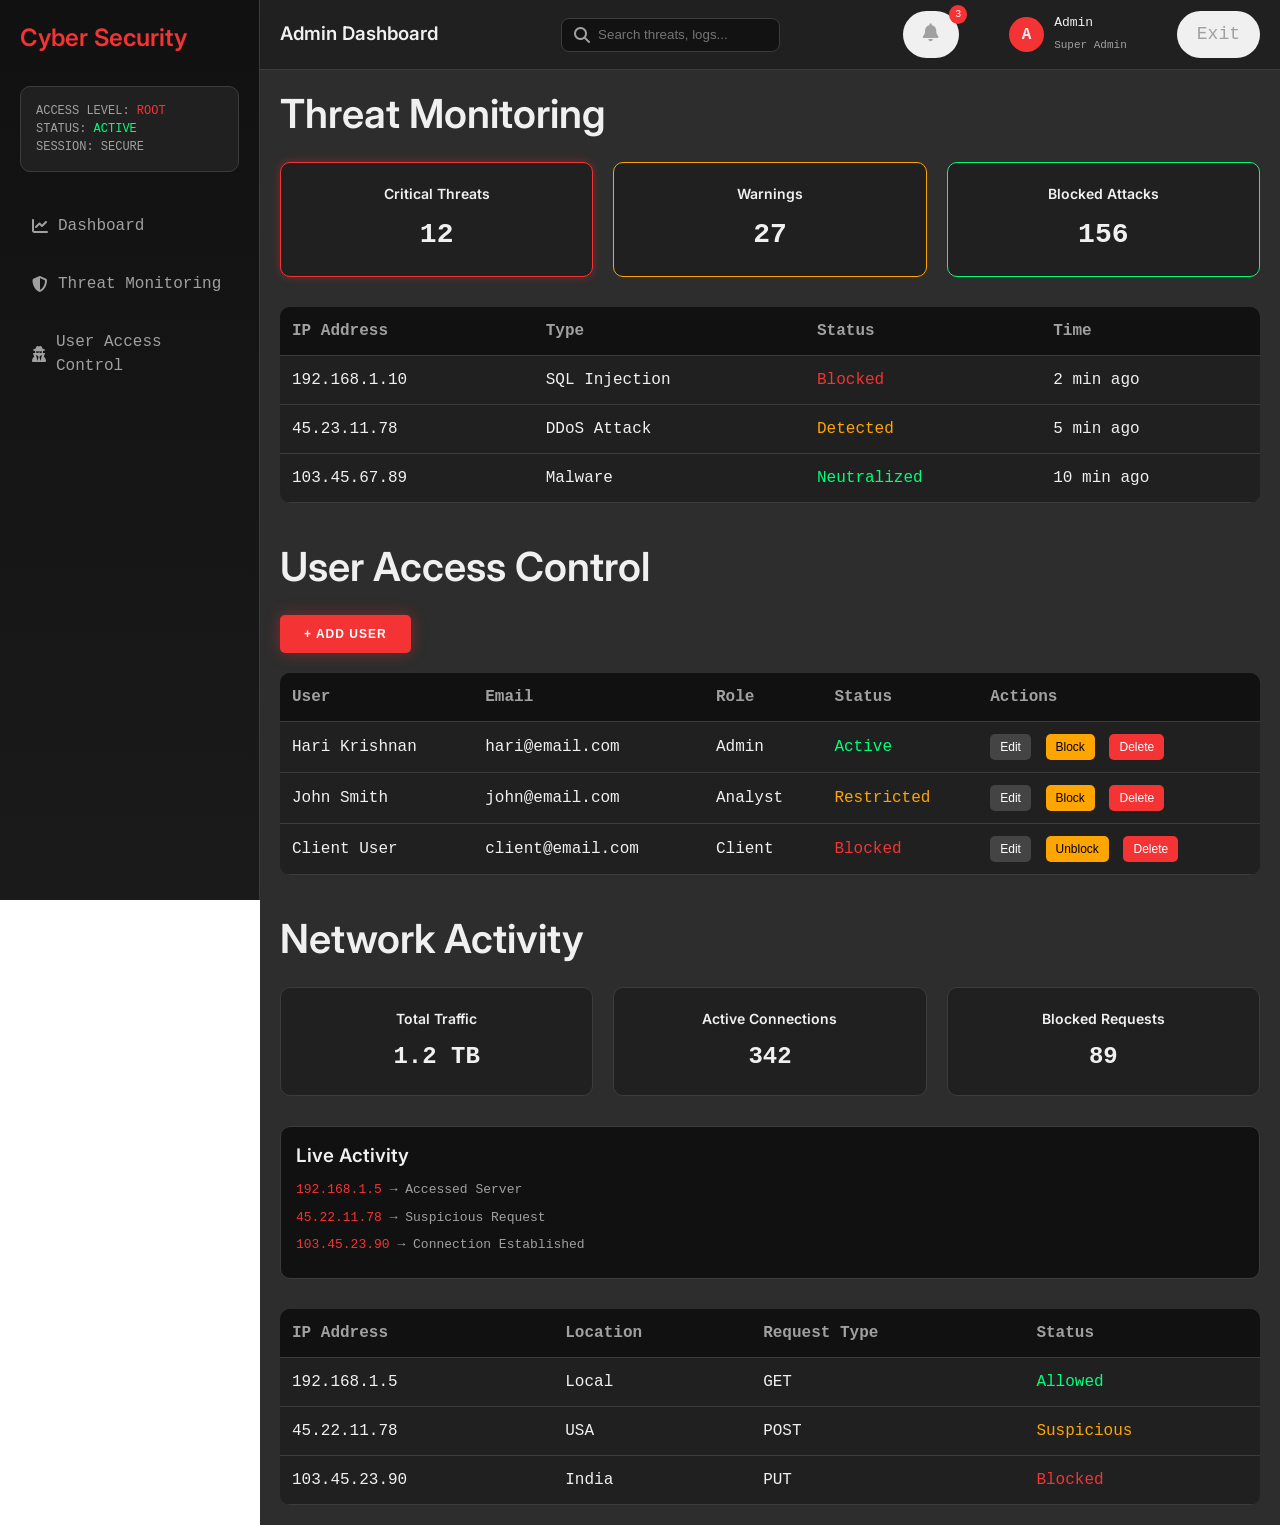
<file: admin.html>
<!DOCTYPE html>
<html lang="en">

<head>
    <meta charset="UTF-8">
    <meta name="viewport" content="width=device-width, initial-scale=1.0">
    <title>Admin</title>
    <link rel="icon" href="./assets/bg remove.webp">

    <!-- Custom CSS -->
    <link rel="stylesheet" href="admin.css">
    <link rel="stylesheet" href="./root.css">

    <!-- material icon -->
    <link href="https://fonts.googleapis.com/icon?family=Material+Icons" rel="stylesheet">
    <!-- font awesome icon -->
    <link rel="stylesheet" href="https://cdnjs.cloudflare.com/ajax/libs/font-awesome/6.5.1/css/all.min.css">

    <!-- aos animations -->
    <link href="https://unpkg.com/aos@2.3.4/dist/aos.css" rel="stylesheet">
</head>

<body>

    <section class="dashboard">

        <aside>
            <h2>Cyber Security</h2>

            <div class="admin-info">
                <p class="access-level">ACCESS LEVEL: <span>ROOT</span></p>
                <p class="status">STATUS: <span class="active">ACTIVE</span></p>
                <p class="session">SESSION: SECURE</p>
            </div>

            <nav class="menu">
                <a href="#" onclick="showSection('dashboard')">
                    <i class="fas fa-chart-line"></i> Dashboard
                </a>

                <a href="#" onclick="showSection('threat')">
                    <i class="fas fa-shield-alt"></i> Threat Monitoring
                </a>

                <a href="#" onclick="showSection('user')">
                    <i class="fas fa-user-secret"></i> User Access Control
                </a>
            </nav>

        </aside>

        <div class="overlay" onclick="toggleSidebar()"></div>

        <main>

            <div class="topbar">

                <div class="topbar-left">
                    <div class="hamburger" onclick="toggleSidebar()">
                        <span></span>
                        <span></span>
                        <span></span>
                    </div>
                    <h3>Admin Dashboard</h3>
                </div>

                <div class="topbar-center">
                    <div class="search-box">
                        <i class="fas fa-search"></i>
                        <input type="text" placeholder="Search threats, logs..." />
                    </div>
                </div>

                <div class="topbar-right">

                    <div class="topbar-icon">
                        <i class="fas fa-bell"></i>
                        <span class="badge">3</span>
                    </div>

                    <div class="profile-box">
                        <div class="profile-img">A</div>
                        <div class="profile-info">
                            <p>Admin</p>
                            <span>Super Admin</span>
                        </div>
                    </div>


                    <a href="index.html" class="topbar-icon">Exit</a>

                </div>
            </div>



            <section class="threat-section page-section" id="dashboard">

                <h2 class="section-title">Threat Monitoring</h2>

                <div class="threat-cards">

                    <div class="threat-card critical">
                        <h3>Critical Threats</h3>
                        <p>12</p>
                    </div>

                    <div class="threat-card warning">
                        <h3>Warnings</h3>
                        <p>27</p>
                    </div>

                    <div class="threat-card safe">
                        <h3>Blocked Attacks</h3>
                        <p>156</p>
                    </div>

                </div>

                <div class="threat-table">

                    <table>
                        <thead>
                            <tr>
                                <th>IP Address</th>
                                <th>Type</th>
                                <th>Status</th>
                                <th>Time</th>
                            </tr>
                        </thead>

                        <tbody>
                            <tr>
                                <td>192.168.1.10</td>
                                <td>SQL Injection</td>
                                <td class="critical">Blocked</td>
                                <td>2 min ago</td>
                            </tr>

                            <tr>
                                <td>45.23.11.78</td>
                                <td>DDoS Attack</td>
                                <td class="warning">Detected</td>
                                <td>5 min ago</td>
                            </tr>

                            <tr>
                                <td>103.45.67.89</td>
                                <td>Malware</td>
                                <td class="safe">Neutralized</td>
                                <td>10 min ago</td>
                            </tr>
                        </tbody>

                    </table>

                </div>

            </section>




            <section class="user-section page-section" id="threat">

                <h2 class="section-title">User Access Control</h2>

                <div class="user-actions">
                    <button class="btn-primary" onclick="window.location.href='./404..html'">+ Add User</button>
                </div>

                <div class="user-table">

                    <table>
                        <thead>
                            <tr>
                                <th>User</th>
                                <th>Email</th>
                                <th>Role</th>
                                <th>Status</th>
                                <th>Actions</th>
                            </tr>
                        </thead>

                        <tbody>
                            <tr>
                                <td>Hari Krishnan</td>
                                <td>hari@email.com</td>
                                <td>Admin</td>
                                <td class="active">Active</td>
                                <td>
                                    <button class="edit-btn" onclick="window.location.href='./404..html'">Edit</button>
                                    <button class="block-btn">Block</button>
                                    <button class="delete-btn">Delete</button>
                                </td>
                            </tr>

                            <tr>
                                <td>John Smith</td>
                                <td>john@email.com</td>
                                <td>Analyst</td>
                                <td class="warning">Restricted</td>
                                <td>
                                    <button class="edit-btn" onclick="window.location.href='./404..html'">Edit</button>
                                    <button class="block-btn">Block</button>
                                    <button class="delete-btn">Delete</button>
                                </td>
                            </tr>

                            <tr>
                                <td>Client User</td>
                                <td>client@email.com</td>
                                <td>Client</td>
                                <td class="inactive">Blocked</td>
                                <td>
                                    <button class="edit-btn" onclick="window.location.href='./404..html'">Edit</button>
                                    <button class="block-btn">Unblock</button>
                                    <button class="delete-btn">Delete</button>
                                </td>
                            </tr>
                        </tbody>

                    </table>

                </div>

            </section>





            <section class="network-section page-section" id="user">

                <h2 class="section-title">Network Activity</h2>

                <div class="network-cards">

                    <div class="net-card">
                        <h4>Total Traffic</h4>
                        <p>1.2 TB</p>
                    </div>

                    <div class="net-card">
                        <h4>Active Connections</h4>
                        <p>342</p>
                    </div>

                    <div class="net-card">
                        <h4>Blocked Requests</h4>
                        <p>89</p>
                    </div>

                </div>

                <div class="network-live">

                    <h3>Live Activity</h3>

                    <ul>
                        <li><span class="ip">192.168.1.5</span> → Accessed Server</li>
                        <li><span class="ip">45.22.11.78</span> → Suspicious Request</li>
                        <li><span class="ip">103.45.23.90</span> → Connection Established</li>
                    </ul>

                </div>

                <div class="network-table">

                    <table>
                        <thead>
                            <tr>
                                <th>IP Address</th>
                                <th>Location</th>
                                <th>Request Type</th>
                                <th>Status</th>
                            </tr>
                        </thead>

                        <tbody>
                            <tr>
                                <td>192.168.1.5</td>
                                <td>Local</td>
                                <td>GET</td>
                                <td class="safe">Allowed</td>
                            </tr>

                            <tr>
                                <td>45.22.11.78</td>
                                <td>USA</td>
                                <td>POST</td>
                                <td class="warning">Suspicious</td>
                            </tr>

                            <tr>
                                <td>103.45.23.90</td>
                                <td>India</td>
                                <td>PUT</td>
                                <td class="blocked">Blocked</td>
                            </tr>
                        </tbody>

                    </table>

                </div>

            </section>

        </main>

    </section>





    <script>

        const email = localStorage.getItem("userEmail");

        if (email) {
            document.querySelector(".profile-info p").textContent = email;
        }



        function logout() {
            localStorage.clear();
            window.location.href = "index.html";
        }


        /*  HAMBURGER  */

        function toggleSidebar() {
            const sidebar = document.querySelector("aside");
            const overlay = document.querySelector(".overlay");
            const burger = document.querySelector(".hamburger");

            sidebar.classList.toggle("active");
            overlay.classList.toggle("active");
            burger.classList.toggle("active");
        }


        /*  SAME PAGE NAVIGATION  */

        let firstClick = true;

        function showSection(sectionId) {

            const sections = document.querySelectorAll('.page-section');

            if (firstClick) {
                sections.forEach(sec => sec.style.display = 'none');
                firstClick = false;
            }

            sections.forEach(sec => sec.style.display = 'none');

            document.getElementById(sectionId).style.display = 'block';
        }


        /*  MENU ACTIVE + MOBILE CLOSE  */

        document.querySelectorAll('.menu a').forEach(link => {
            link.addEventListener('click', function () {

                document.querySelectorAll('.menu a').forEach(l => l.classList.remove('active'));
                this.classList.add('active');

                document.querySelector("aside").classList.remove("active");
                document.querySelector(".overlay").classList.remove("active");
                document.querySelector(".hamburger").classList.remove("active");

            });
        });


        /* USER SECTION */

        document.querySelectorAll('.delete-btn').forEach(btn => {
            btn.addEventListener('click', function () {
                this.closest('tr').remove();
            });
        });

        document.querySelectorAll('.block-btn').forEach(btn => {
            btn.addEventListener('click', function () {
                let row = this.closest('tr');
                let status = row.querySelector('td:nth-child(4)');

                if (this.textContent === "Block") {
                    status.textContent = "Blocked";
                    status.className = "inactive";
                    this.textContent = "Unblock";
                } else {
                    status.textContent = "Active";
                    status.className = "active";
                    this.textContent = "Block";
                }
            });
        });


        /*  NETWORK LIVE ACTIVITY  */

        const activityList = document.querySelector('.network-live ul');

        setInterval(() => {
            const fakeIPs = ["192.168.1.10", "45.33.22.11", "103.21.45.67"];
            const actions = ["Accessed Server", "Blocked Request", "Login Attempt"];

            const li = document.createElement('li');
            li.innerHTML = `<span class="ip">${fakeIPs[Math.floor(Math.random() * 3)]}</span> → ${actions[Math.floor(Math.random() * 3)]}`;

            activityList.prepend(li);

            if (activityList.children.length > 5) {
                activityList.removeChild(activityList.lastChild);
            }

        }, 3000);

    </script>
</body>

</html>
</file>
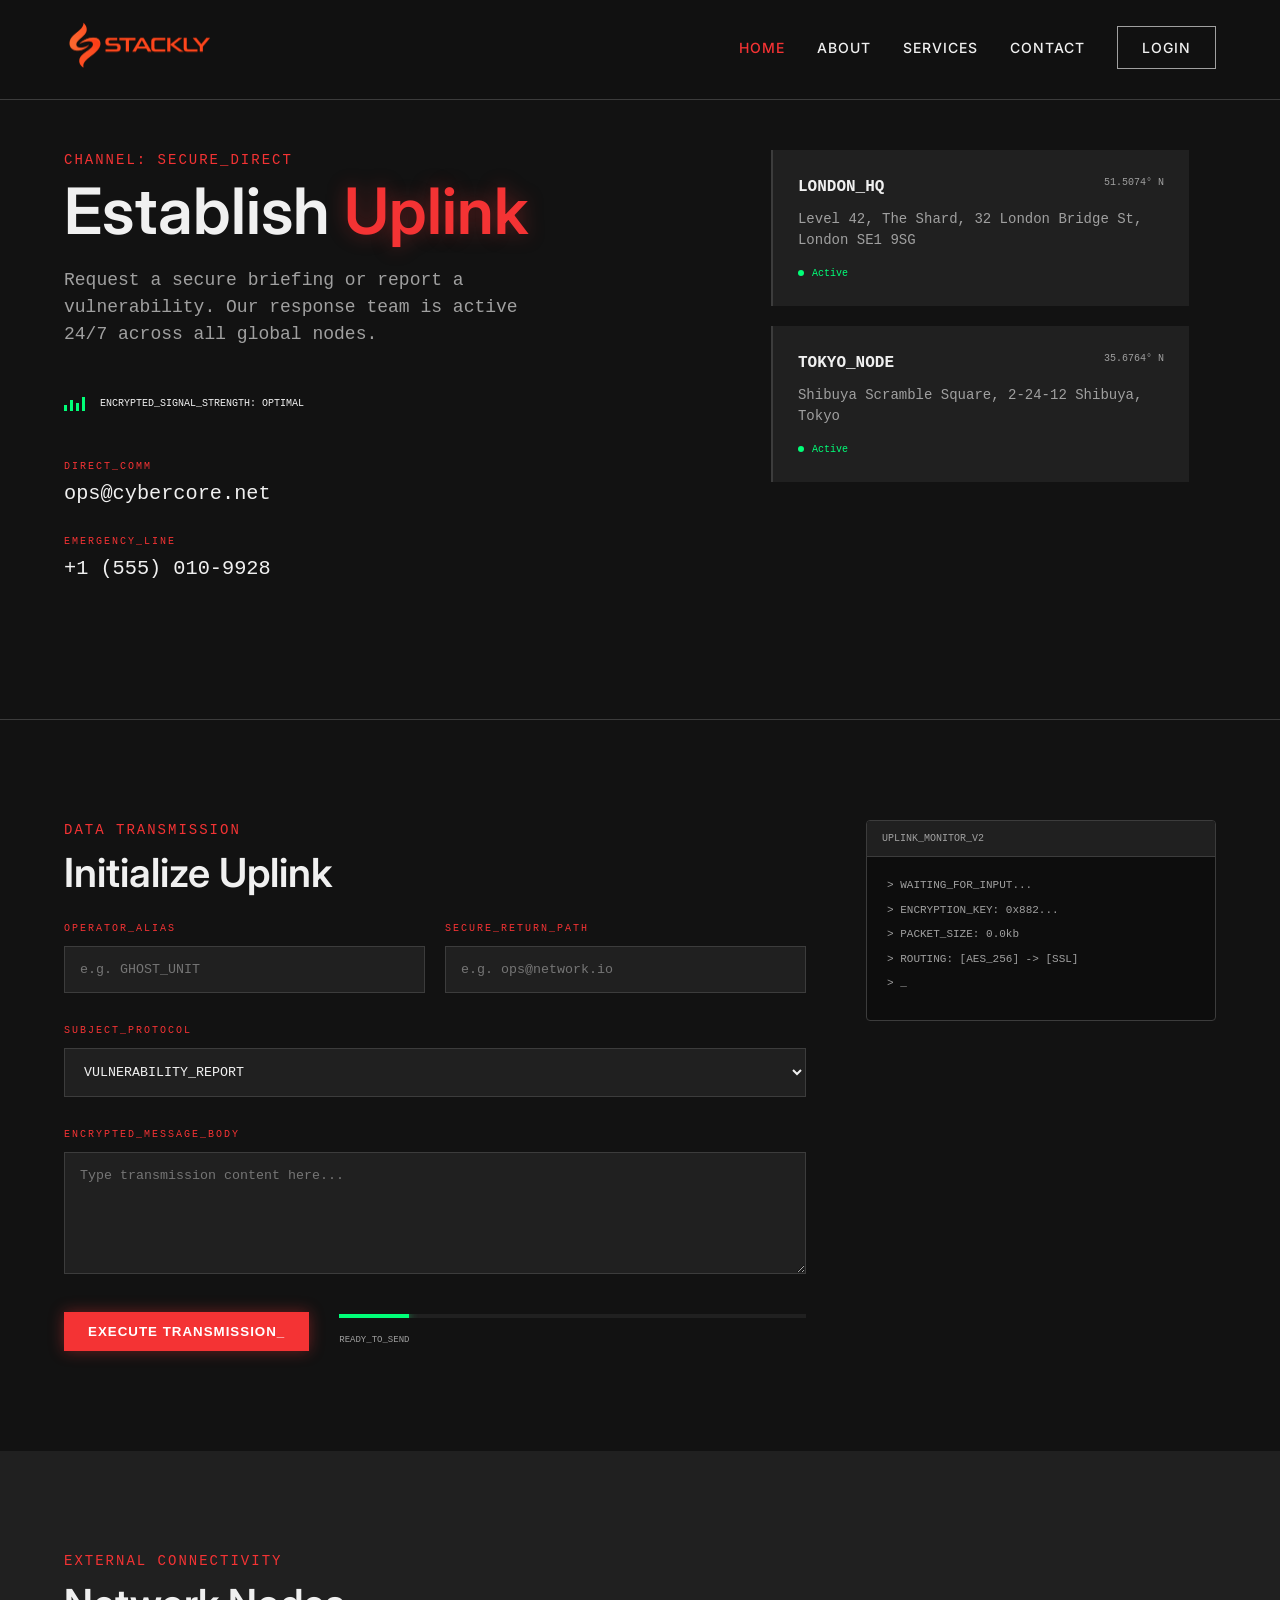
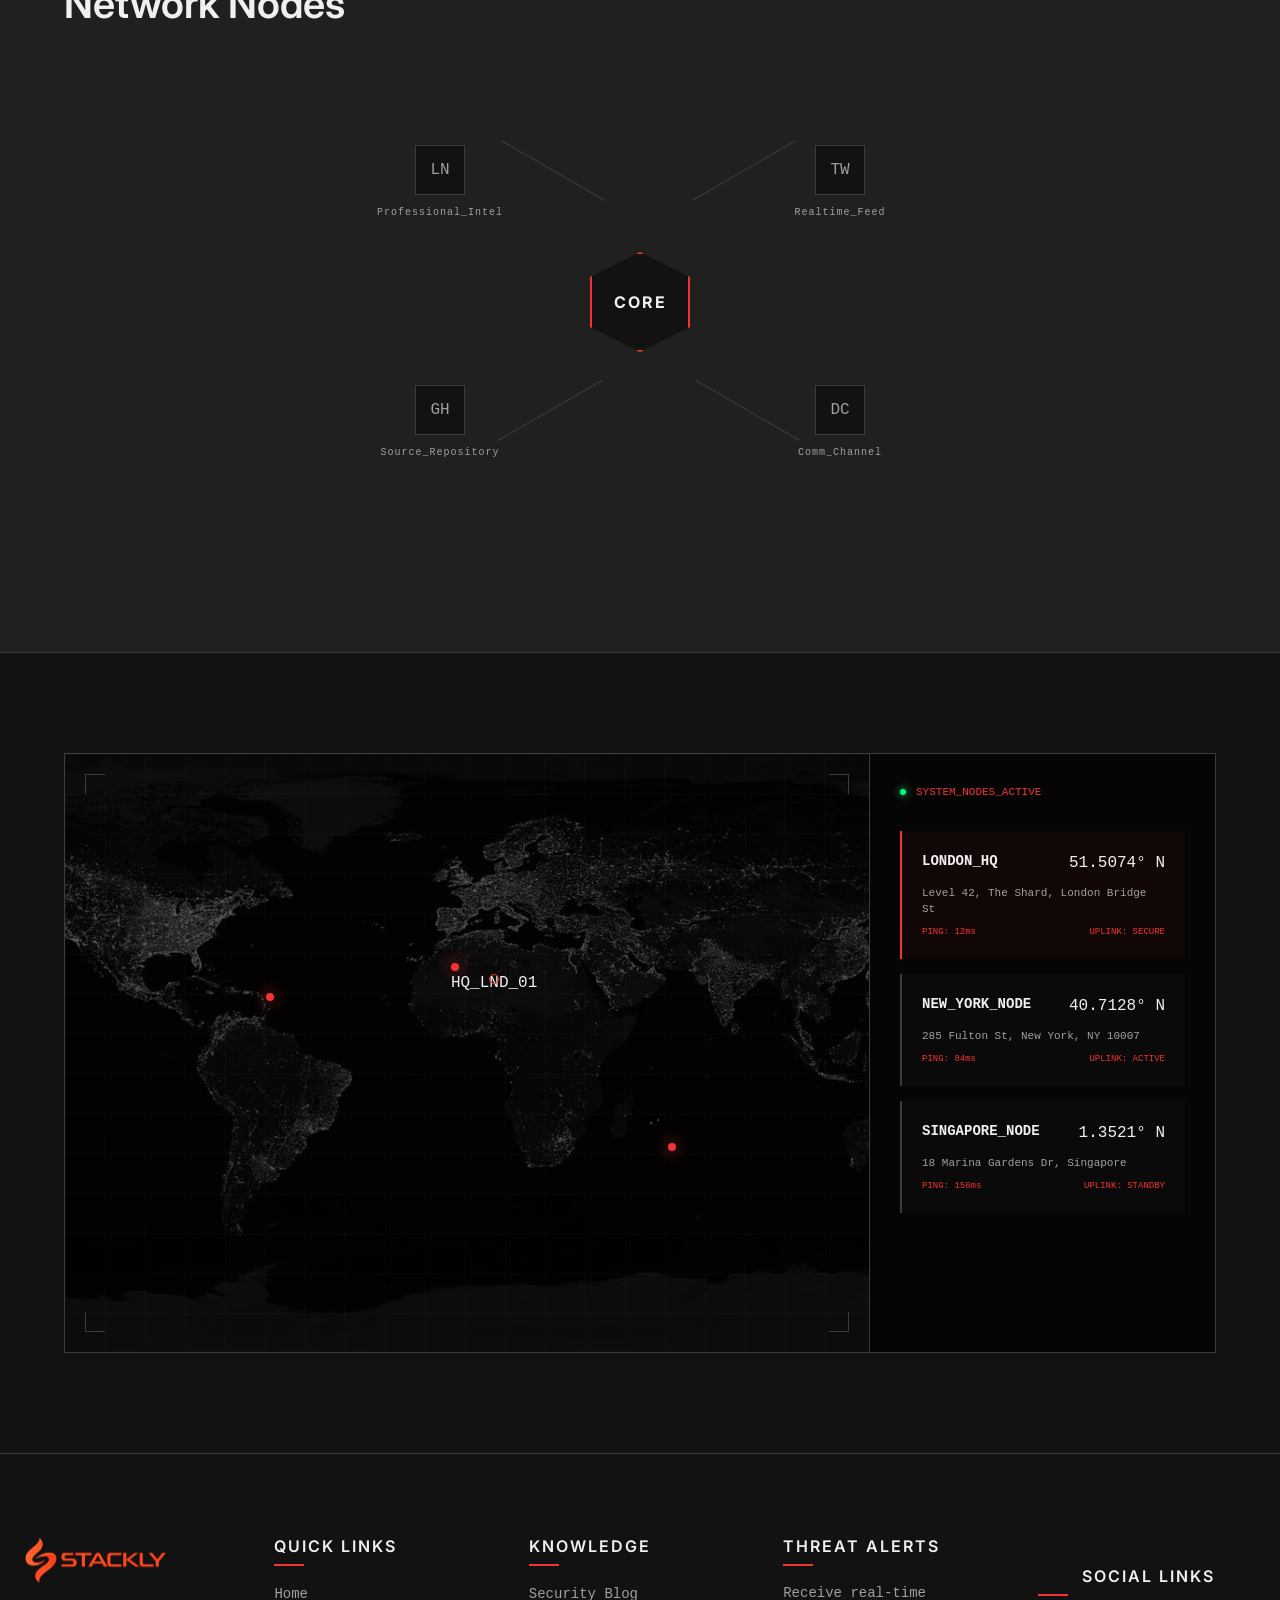
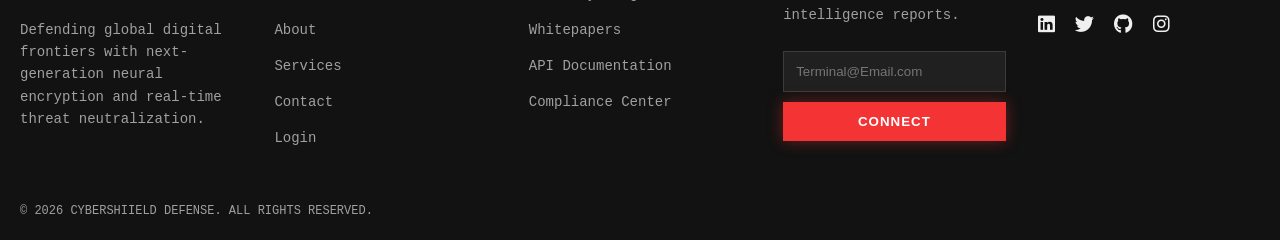
<file: contact.html>
<!DOCTYPE html>
<html lang="en">

<head>
    <meta charset="UTF-8">
    <meta name="viewport" content="width=device-width, initial-scale=1.0">
    <title>Cyber Security</title>
    <link rel="icon" href="./assets/bg remove.webp">

    <!-- Custom CSS -->
    <link rel="stylesheet" href="./root.css">
    <link rel="stylesheet" href="contact.css">


    <!-- material icon -->
    <link href="https://fonts.googleapis.com/icon?family=Material+Icons" rel="stylesheet">
    <!-- font awesome icon -->
    <link rel="stylesheet" href="https://cdnjs.cloudflare.com/ajax/libs/font-awesome/6.5.1/css/all.min.css">

    <!-- aos animations -->
    <link href="https://unpkg.com/aos@2.3.4/dist/aos.css" rel="stylesheet">
</head>

<body>


    <header class="main-header">
        <nav class="navbar">
            <a class="logo" href="contact.html">
                <img src="./assets/orange.webp" alt="logo" width="150px">
            </a>

            <ul class="nav-links">
                <li><a href="index.html" class="active">Home</a></li>
                <li><a href="about.html">About</a></li>
                <li><a href="service.html">Services</a></li>
                <li><a href="contact.html">Contact</a></li>
                <li><a href="sign.html" class="btn-secondary login">Login</a></li>
            </ul>

            <div class="hamburger" id="hamburger">
                <span class="bar"></span>
                <span class="bar"></span>
                <span class="bar"></span>
            </div>
        </nav>

        <div class="mobile-menu" id="mobile-menu">
            <ul class="mobile-nav-links">
                <li><a href="index.html">Home</a></li>
                <li><a href="about.html">About</a></li>
                <li><a href="service.html">Services</a></li>
                <li><a href="contact.html">Contact</a></li>
                <li><a href="sign.html" class="btn-primary login">Login</a></li>
            </ul>
        </div>
    </header>





    <main>

        <section class="contact-hero" data-aos="fade-up">
            <div class="container contact-grid">
                <div class="comms-portal">
                    <span class="section-subtitle">Channel: Secure_Direct</span>
                    <h1 class="hero-title">Establish <span class="accent">Uplink</span></h1>
                    <p class="comms-desc">
                        Request a secure briefing or report a vulnerability. Our response team is active 24/7 across all
                        global nodes.
                    </p>

                    <div class="comms-status">
                        <div class="signal-bars">
                            <span class="bar"></span>
                            <span class="bar"></span>
                            <span class="bar"></span>
                            <span class="bar"></span>
                        </div>
                        <span class="status-text">ENCRYPTED_SIGNAL_STRENGTH: <span
                                class="text-secure">OPTIMAL</span></span>
                    </div>

                    <div class="contact-methods">
                        <div class="method-item">
                            <span class="method-label">Direct_Comm</span>
                            <a href="mailto:ops@cybercore.net" class="method-val">ops@cybercore.net</a>
                        </div>
                        <div class="method-item">
                            <span class="method-label">Emergency_Line</span>
                            <span class="method-val">+1 (555) 010-9928</span>
                        </div>
                    </div>
                </div>

                <div class="tactical-nodes">
                    <div class="node-card">
                        <div class="node-header">
                            <span class="node-city">LONDON_HQ</span>
                            <span class="node-coord">51.5074° N</span>
                        </div>
                        <p class="node-addr">Level 42, The Shard, 32 London Bridge St, London SE1 9SG</p>
                        <div class="node-ping"><span class="ping"></span> Active</div>
                    </div>

                    <div class="node-card">
                        <div class="node-header">
                            <span class="node-city">TOKYO_NODE</span>
                            <span class="node-coord">35.6764° N</span>
                        </div>
                        <p class="node-addr">Shibuya Scramble Square, 2-24-12 Shibuya, Tokyo</p>
                        <div class="node-ping"><span class="ping"></span> Active</div>
                    </div>
                </div>
            </div>
        </section>







        <section class="uplink-section" data-aos="fade-down">
            <div class="container uplink-flex">

                <div class="terminal-form-wrap">
                    <header class="grid-header">
                        <span class="section-subtitle">Data Transmission</span>
                        <h2 class="section-title">Initialize Uplink</h2>
                    </header>

                    <form class="uplink-form" action="./404..html" method="GET">
                        <div class="form-row">
                            <div class="field-group">
                                <label>OPERATOR_ALIAS</label>
                                <input type="text" placeholder="e.g. GHOST_UNIT" pattern="[A-Za-z ]+"
                                    title="Only alphabets allowed" required> <span class="field-border"></span>
                            </div>
                            <div class="field-group">
                                <label>SECURE_RETURN_PATH</label>
                                <input type="email" placeholder="e.g. ops@network.io" required>
                                <span class="field-border"></span>
                            </div>
                        </div>

                        <div class="field-group">
                            <label>SUBJECT_PROTOCOL</label>
                            <select>
                                <option>VULNERABILITY_REPORT</option>
                                <option>SERVICE_REQUISITION</option>
                                <option>GENERAL_COMMUNICATION</option>
                            </select>
                            <span class="field-border"></span>
                        </div>

                        <div class="field-group">
                            <label>ENCRYPTED_MESSAGE_BODY</label>
                            <textarea rows="6" placeholder="Type transmission content here..."></textarea>
                            <span class="field-border"></span>
                        </div>

                        <div class="form-actions">
                            <button type="submit" class="btn-primary uplink-btn">
                                Execute Transmission_
                            </button>
                            <div class="transmission-load">
                                <div class="load-track">
                                    <div class="load-progress"></div>
                                </div>
                                <span class="load-text">READY_TO_SEND</span>
                            </div>
                        </div>
                    </form>
                </div>

                <div class="system-monitor">
                    <div class="monitor-header">UPLINK_MONITOR_V2</div>
                    <div class="monitor-body">
                        <div class="log-entry">> WAITING_FOR_INPUT...</div>
                        <div class="log-entry">> ENCRYPTION_KEY: <span class="text-secure">0x882...</span></div>
                        <div class="log-entry">> PACKET_SIZE: <span class="text-warning">0.0kb</span></div>
                        <div class="log-entry">> ROUTING: [AES_256] -> [SSL]</div>
                        <div class="log-entry blinking">> _</div>
                    </div>
                </div>
            </div>
        </section>









        <section class="social-nodes" data-aos="zoom-in">
            <div class="container">
                <header class="grid-header">
                    <span class="section-subtitle">External Connectivity</span>
                    <h2 class="section-title">Network Nodes</h2>
                </header>

                <div class="nodes-wrapper">
                    <div class="hub-core">
                        <div class="core-inner">CORE</div>
                        <div class="core-pulse"></div>
                    </div>

                    <a href="./404..html" class="node-link linkedin">
                        <div class="node-icon">LN</div>
                        <div class="node-label">Professional_Intel</div>
                        <div class="connector-line"></div>
                    </a>

                    <a href="./404..html" class="node-link twitter">
                        <div class="node-icon">TW</div>
                        <div class="node-label">Realtime_Feed</div>
                        <div class="connector-line"></div>
                    </a>

                    <a href="./404..html" class="node-link github">
                        <div class="node-icon">GH</div>
                        <div class="node-label">Source_Repository</div>
                        <div class="connector-line"></div>
                    </a>

                    <a href="./404..html" class="node-link discord">
                        <div class="node-icon">DC</div>
                        <div class="node-label">Comm_Channel</div>
                        <div class="connector-line"></div>
                    </a>
                </div>
            </div>
        </section>










        <section class="network-map-section" data-aos="fade-up">
            <div class="container network-grid">
                <div class="map-view-port">
                    <div class="map-scanner"></div>
                    <div class="map-ui-overlay">
                        <div class="ui-corner top-left"></div>
                        <div class="ui-corner top-right"></div>
                        <div class="ui-corner bottom-left"></div>
                        <div class="ui-corner bottom-right"></div>

                        <div class="map-target-point hq-point" style="top: 35%; left: 48%;">
                            <div class="pulse-ring"></div>
                            <div class="solid-dot"></div>
                            <div class="node-data-tag">HQ_LND_01</div>
                        </div>

                        <div class="map-target-point node-point" style="top: 40%; left: 25%;">
                            <div class="solid-dot"></div>
                        </div>

                        <div class="map-target-point node-point" style="top: 65%; left: 75%;">
                            <div class="solid-dot"></div>
                        </div>
                    </div>

                    <div class="map-canvas">
                        <div class="grid-overlay"></div>
                        <img src="./assets/world 2.webp " alt="World Map" class="base-map">
                    </div>
                </div>

                <div class="map-sidebar">
                    <div class="sidebar-header">
                        <span class="status-indicator online"></span>
                        SYSTEM_NODES_ACTIVE
                    </div>

                    <div class="node-list">
                        <div class="node-item active">
                            <div class="node-header">
                                <span class="node-name">LONDON_HQ</span>
                                <span class="node-lat">51.5074° N</span>
                            </div>
                            <p class="node-address">Level 42, The Shard, London Bridge St</p>
                            <div class="node-stats">
                                <span class="stat">PING: 12ms</span>
                                <span class="stat">UPLINK: SECURE</span>
                            </div>
                        </div>

                        <div class="node-item">
                            <div class="node-header">
                                <span class="node-name">NEW_YORK_NODE</span>
                                <span class="node-lat">40.7128° N</span>
                            </div>
                            <p class="node-address">285 Fulton St, New York, NY 10007</p>
                            <div class="node-stats">
                                <span class="stat">PING: 84ms</span>
                                <span class="stat">UPLINK: ACTIVE</span>
                            </div>
                        </div>

                        <div class="node-item">
                            <div class="node-header">
                                <span class="node-name">SINGAPORE_NODE</span>
                                <span class="node-lat">1.3521° N</span>
                            </div>
                            <p class="node-address">18 Marina Gardens Dr, Singapore</p>
                            <div class="node-stats">
                                <span class="stat">PING: 156ms</span>
                                <span class="stat">UPLINK: STANDBY</span>
                            </div>
                        </div>
                    </div>
                </div>
            </div>
        </section>

    </main>







    <footer class="main-footer">
        <div class="footer-container">
            <div class="footer-col">
                <a class="logo" href="contact.html">
                    <img src="./assets/orange.webp" alt="logo" width="150px">
                </a>
                <p class="footer-desc">
                    Defending global digital frontiers with next-generation neural encryption and real-time threat
                    neutralization.
            </div>

            <div class="footer-col">
                <h4 class="footer-title">Quick Links</h4>
                <ul class="footer-links">
                    <li><a href="index.html">Home</a></li>
                    <li><a href="about.html">About</a></li>
                    <li><a href="service.html">Services</a></li>
                    <li><a href="contact.html">Contact</a></li>
                    <li><a href="sign.html">Login</a></li>
                </ul>
            </div>

            <div class="footer-col">
                <h4 class="footer-title">Knowledge</h4>
                <ul class="footer-links">
                    <li><a href="./404..html">Security Blog</a></li>
                    <li><a href="./404..html">Whitepapers</a></li>
                    <li><a href="./404..html">API Documentation</a></li>
                    <li><a href="./404..html">Compliance Center</a></li>
                </ul>
            </div>

            <div class="footer-col">
                <h4 class="footer-title">Threat Alerts</h4>
                <p class="footer-desc">Receive real-time intelligence reports.</p>
                <form class="footer-form" action="./404..html" method="GET">
                    <input type="email" placeholder="Terminal@Email.com" class="footer-input" required>
                    <button type="submit" class="btn-primary">Connect</button>
                </form>
            </div>


            <div class="footer-bottom">
                <h4 class="footer-title">Social Links</h4>

                <div class="footer-socials">
                    <a href="./404..html"><i class="fab fa-linkedin"></i></a>
                    <a href="./404..html"><i class="fab fa-twitter"></i></a>
                    <a href="./404..html"><i class="fab fa-github"></i></a>
                    <a href="./404..html"><i class="fab fa-instagram"></i></a>
                </div>

            </div>
        </div>

        <div class="container bottom-flex">
            <p>&copy; 2026 CYBERSHIIELD DEFENSE. ALL RIGHTS RESERVED.</p>
        </div>
    </footer>


    <script src="script.js"></script>

    <script>

   


const hamburger = document.getElementById("hamburger");
const mobileMenu = document.getElementById("mobile-menu");

hamburger.addEventListener("click", () => {
    mobileMenu.classList.toggle("active");
    
    // Cyber animation: Toggle hamburger icon to "X"
    hamburger.classList.toggle("is-active");

    // Lock background scroll when menu is open
    if (mobileMenu.classList.contains("active")) {
        document.body.style.overflow = "hidden";
    } else {
        document.body.style.overflow = "auto";
    }
});

// Auto-close menu when a link is clicked
document.querySelectorAll('.mobile-nav-links a').forEach(link => {
    link.addEventListener('click', () => {
        mobileMenu.classList.remove("active");
        document.body.style.overflow = "auto";
    });
});


        

    </script>

    <script src="https://unpkg.com/aos@2.3.4/dist/aos.js"></script>

    <script>
        AOS.init({
            duration: 900,
            easing: 'ease-in-out',
            once: true,
        });

        // data-aos="fade-up"
        // fade-up, fade-down, fade-left, fade-right, zoom-in,	slide-up, flip-left	

    </script>


</body>

</html>
</file>
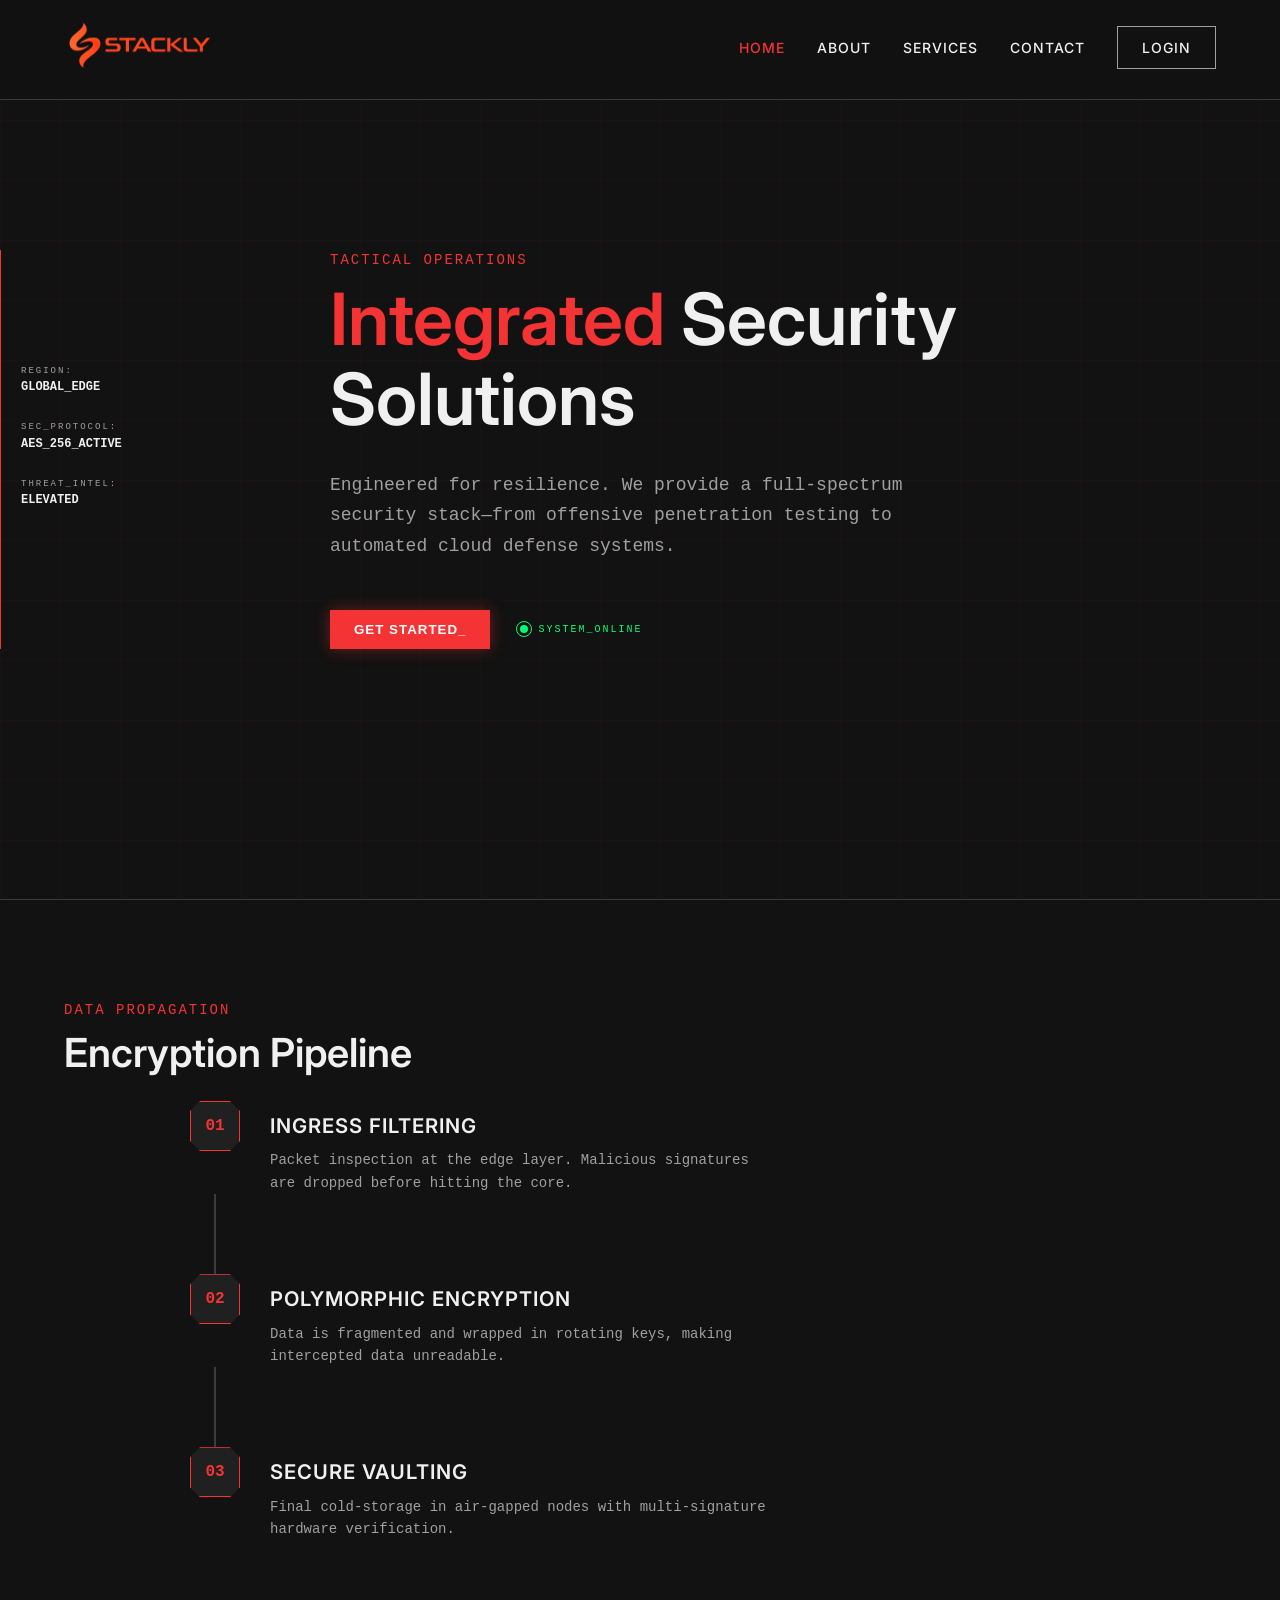
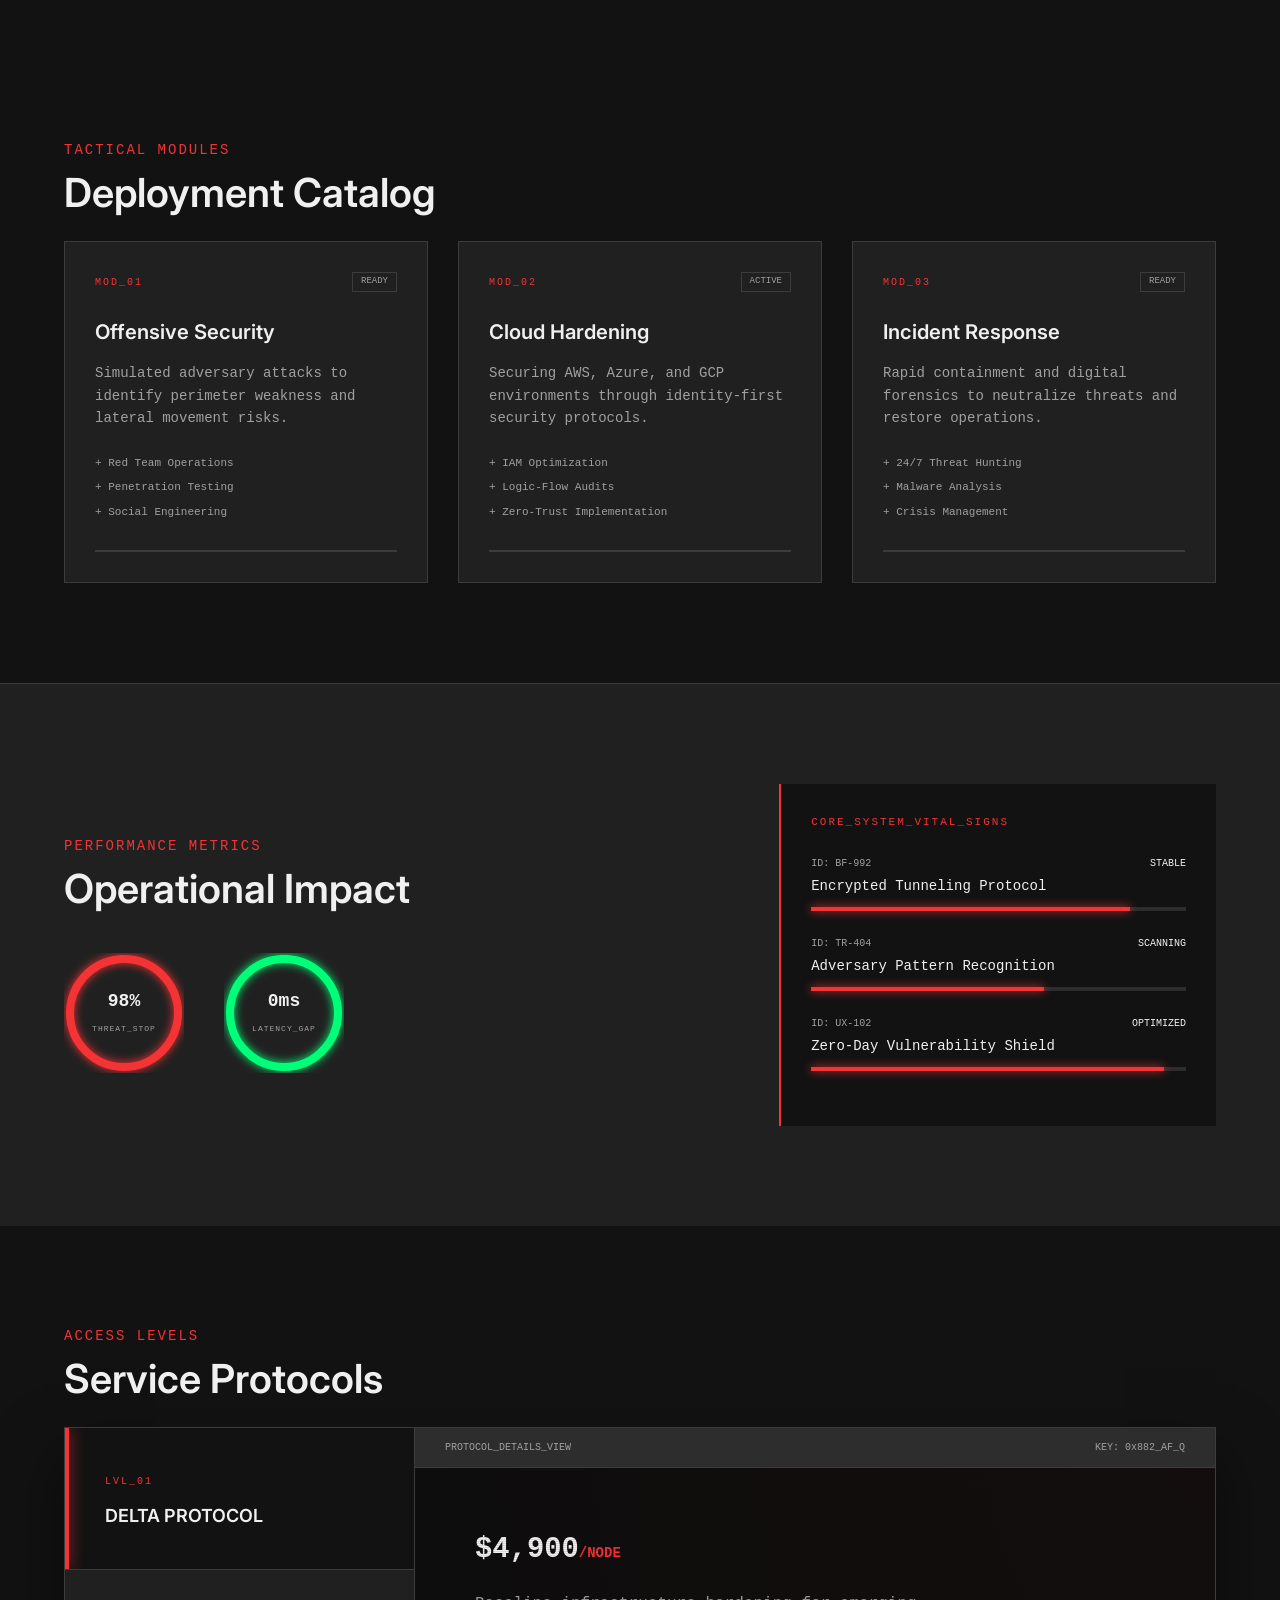
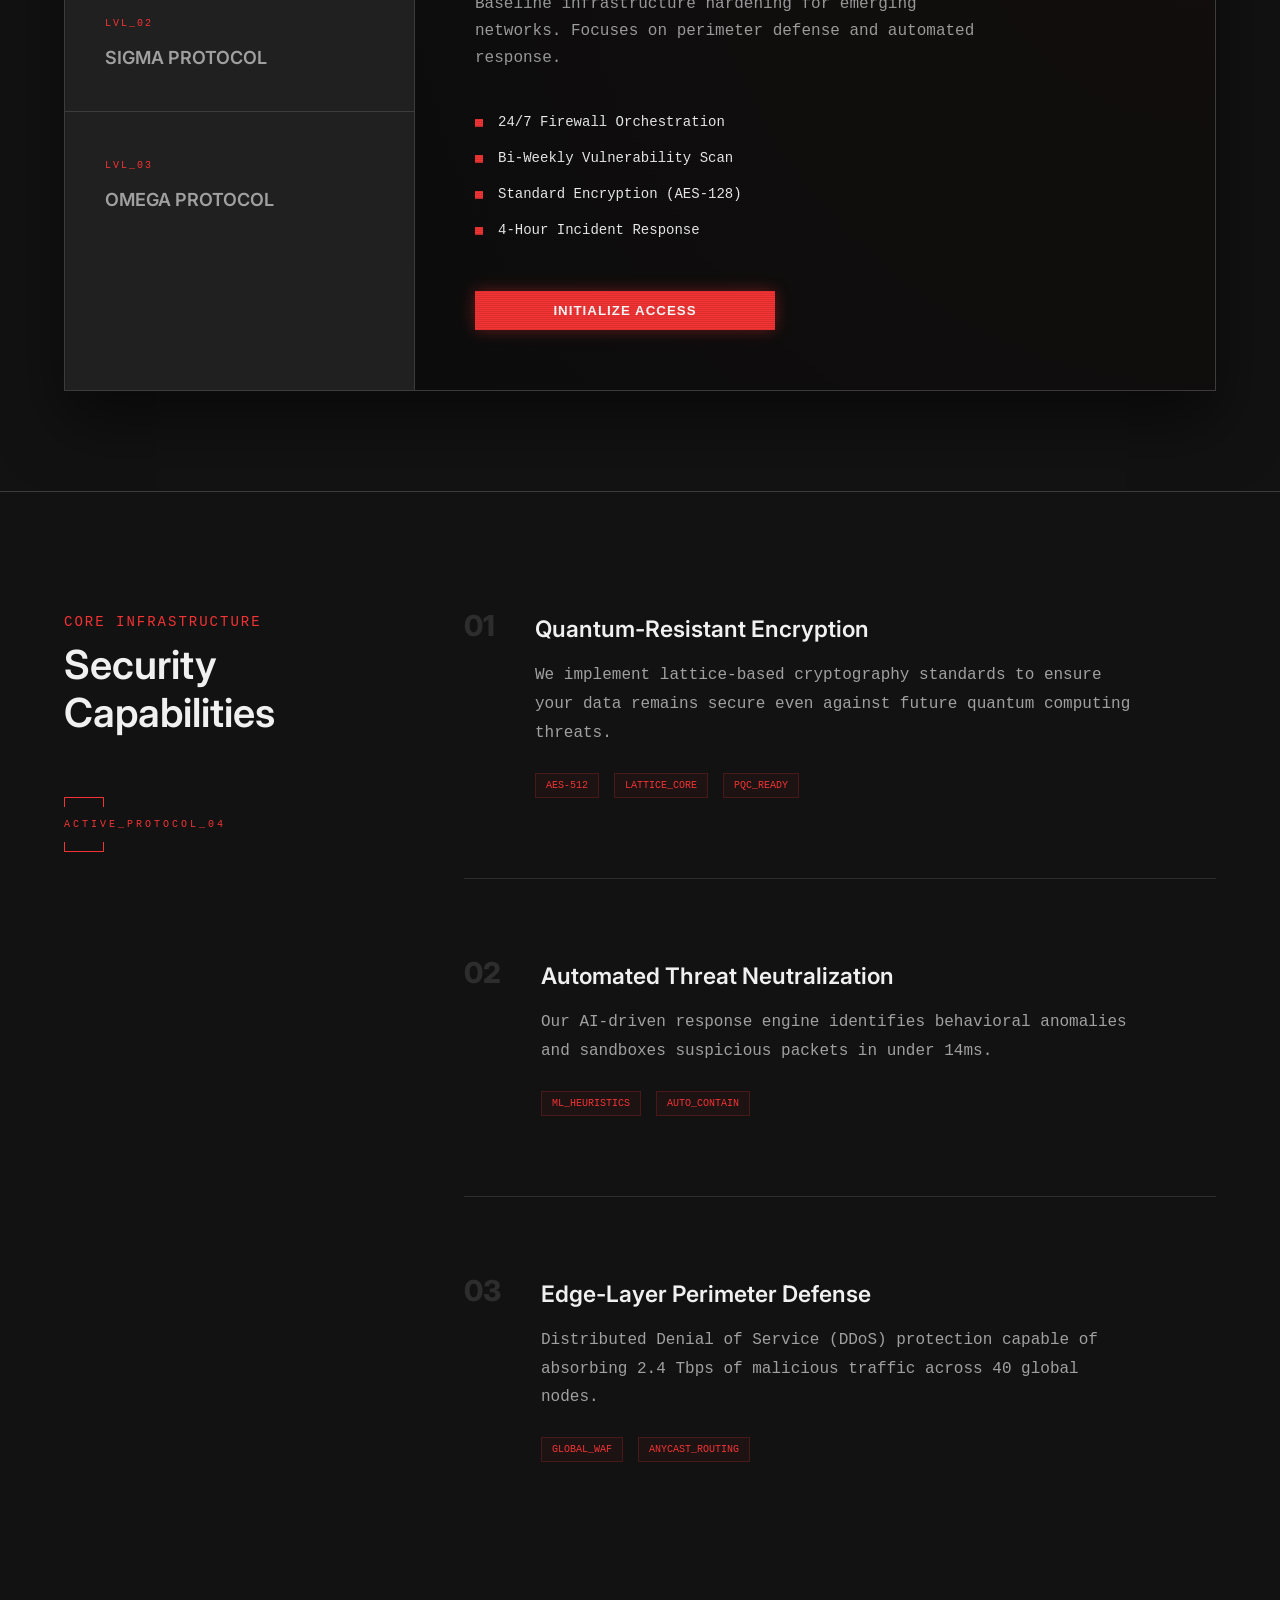
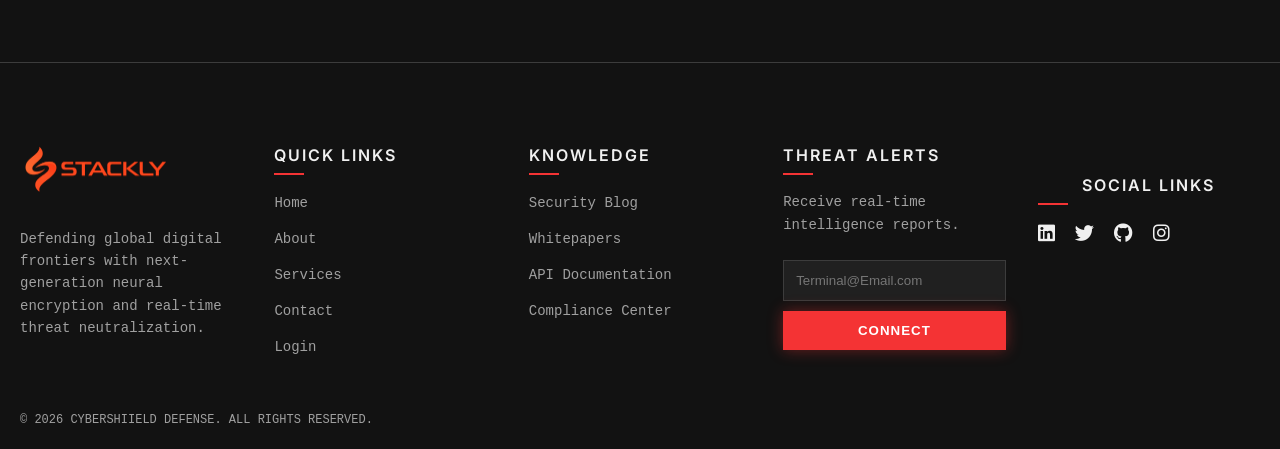
<file: service.html>
<!DOCTYPE html>
<html lang="en">

<head>
    <meta charset="UTF-8">
    <meta name="viewport" content="width=device-width, initial-scale=1.0">
    <title>Cyber Security</title>
    <link rel="icon" href="./assets/bg remove.webp">

    <!-- Custom CSS -->
    <link rel="stylesheet" href="service.css">
    <link rel="stylesheet" href="./root.css">

    <!-- material icon -->
    <link href="https://fonts.googleapis.com/icon?family=Material+Icons" rel="stylesheet">
    <!-- font awesome icon -->
    <link rel="stylesheet" href="https://cdnjs.cloudflare.com/ajax/libs/font-awesome/6.5.1/css/all.min.css">

    <!-- aos animations -->
    <link href="https://unpkg.com/aos@2.3.4/dist/aos.css" rel="stylesheet">
</head>

<body>


    <header class="main-header">
        <nav class="navbar">
            <a class="logo" href="service.html">
                <img src="./assets/orange.webp" alt="logo" width="150px">
            </a>

            <ul class="nav-links">
                <li><a href="index.html" class="active">Home</a></li>
                <li><a href="about.html">About</a></li>
                <li><a href="service.html">Services</a></li>
                <li><a href="contact.html">Contact</a></li>
                <li><a href="sign.html" class="btn-secondary login">Login</a></li>
            </ul>

            <div class="hamburger" id="hamburger">
                <span class="bar"></span>
                <span class="bar"></span>
                <span class="bar"></span>
            </div>
        </nav>

        <div class="mobile-menu" id="mobile-menu">
            <ul class="mobile-nav-links">
                <li><a href="index.html">Home</a></li>
                <li><a href="about.html">About</a></li>
                <li><a href="service.html">Services</a></li>
                <li><a href="contact.html">Contact</a></li>
                <li><a href="sign.html" class="btn-primary login">Login</a></li>
            </ul>
        </div>
    </header>





    <main>

        <section class="service-hero-v2" data-aos="fade-up">
            <div class="hud-grid"></div>
            <div class="scanning-bar"></div>

            <div class="container hero-split">
                <div class="system-sidebar">
                    <div class="sidebar-block">
                        <span class="label">REGION:</span>
                        <span class="val">GLOBAL_EDGE</span>
                    </div>
                    <div class="sidebar-block">
                        <span class="label">SEC_PROTOCOL:</span>
                        <span class="val">AES_256_ACTIVE</span>
                    </div>
                    <div class="sidebar-block">
                        <span class="label">THREAT_INTEL:</span>
                        <span class="val text-warning">ELEVATED</span>
                    </div>
                    <div class="sidebar-decorator"></div>
                </div>

                <div class="service-main">
                    <span class="section-subtitle">Tactical Operations</span>
                    <h1 class="hero-title">
                        <span class="accent">Integrated</span> Security<br>
                        <span class="glitch-title" data-text="Solutions">Solutions</span>
                    </h1>
                    <p class="hero-description">
                        Engineered for resilience. We provide a full-spectrum security stack—from offensive penetration
                        testing to automated cloud defense systems.
                    </p>

                    <div class="hero-actions">
                        <button class="btn-primary" onclick="window.location.href='./404..html'">Get Started_</button>
                        <div class="ping-container">
                            <span class="ping-circle"></span>
                            <span class="ping-text">SYSTEM_ONLINE</span>
                        </div>
                    </div>
                </div>
            </div>
        </section>







        <section class="system-trace" data-aos="fade-down">
            <div class="container">
                <header class="grid-header">
                    <span class="section-subtitle">Data Propagation</span>
                    <h2 class="section-title">Encryption Pipeline</h2>
                </header>

                <div class="trace-container">
                    <div class="trace-node">
                        <div class="node-point">01</div>
                        <div class="node-content">
                            <h3 class="node-title">Ingress Filtering</h3>
                            <p class="node-desc">Packet inspection at the edge layer. Malicious signatures are dropped
                                before hitting the core.</p>
                        </div>
                    </div>

                    <div class="trace-line">
                        <div class="data-particle"></div>
                    </div>

                    <div class="trace-node">
                        <div class="node-point">02</div>
                        <div class="node-content">
                            <h3 class="node-title">Polymorphic Encryption</h3>
                            <p class="node-desc">Data is fragmented and wrapped in rotating keys, making intercepted
                                data unreadable.</p>
                        </div>
                    </div>

                    <div class="trace-line">
                        <div class="data-particle"></div>
                    </div>

                    <div class="trace-node">
                        <div class="node-point">03</div>
                        <div class="node-content">
                            <h3 class="node-title">Secure Vaulting</h3>
                            <p class="node-desc">Final cold-storage in air-gapped nodes with multi-signature hardware
                                verification.</p>
                        </div>
                    </div>
                </div>
            </div>
        </section>






        <section class="service-matrix" data-aos="zoom-in">
            <div class="container">
                <header class="grid-header">
                    <span class="section-subtitle">Tactical Modules</span>
                    <h2 class="section-title">Deployment Catalog</h2>
                </header>

                <div class="matrix-grid">
                    <div class="service-module">
                        <div class="module-header">
                            <span class="module-id">MOD_01</span>
                            <div class="module-status">READY</div>
                        </div>
                        <h3 class="module-title">Offensive Security</h3>
                        <p class="module-desc">Simulated adversary attacks to identify perimeter weakness and lateral
                            movement risks.</p>
                        <ul class="module-features">
                            <li>+ Red Team Operations</li>
                            <li>+ Penetration Testing</li>
                            <li>+ Social Engineering</li>
                        </ul>
                        <div class="module-load-bar">
                            <div class="load-fill"></div>
                        </div>
                    </div>

                    <div class="service-module active-module">
                        <div class="module-header">
                            <span class="module-id">MOD_02</span>
                            <div class="module-status">ACTIVE</div>
                        </div>
                        <h3 class="module-title">Cloud Hardening</h3>
                        <p class="module-desc">Securing AWS, Azure, and GCP environments through identity-first security
                            protocols.</p>
                        <ul class="module-features">
                            <li>+ IAM Optimization</li>
                            <li>+ Logic-Flow Audits</li>
                            <li>+ Zero-Trust Implementation</li>
                        </ul>
                        <div class="module-load-bar">
                            <div class="load-fill"></div>
                        </div>
                    </div>

                    <div class="service-module">
                        <div class="module-header">
                            <span class="module-id">MOD_03</span>
                            <div class="module-status">READY</div>
                        </div>
                        <h3 class="module-title">Incident Response</h3>
                        <p class="module-desc">Rapid containment and digital forensics to neutralize threats and restore
                            operations.</p>
                        <ul class="module-features">
                            <li>+ 24/7 Threat Hunting</li>
                            <li>+ Malware Analysis</li>
                            <li>+ Crisis Management</li>
                        </ul>
                        <div class="module-load-bar">
                            <div class="load-fill"></div>
                        </div>
                    </div>
                </div>
            </div>
        </section>







        <section class="service-diagnostics" data-aos="fade-up">
            <div class="container diagnostic-grid">

                <div class="diagnostic-visuals">
                    <header class="grid-header">
                        <span class="section-subtitle">Performance Metrics</span>
                        <h2 class="section-title">Operational Impact</h2>
                    </header>

                    <div class="progress-container">
                        <div class="progress-card">
                            <svg class="progress-ring" width="120" height="120">
                                <circle class="ring-bg" cx="60" cy="60" r="54"></circle>
                                <circle class="ring-fill ring-primary" cx="60" cy="60" r="54" style="--percent: 98;">
                                </circle>
                            </svg>
                            <div class="ring-info">
                                <span class="ring-val">98%</span>
                                <span class="ring-label">THREAT_STOP</span>
                            </div>
                        </div>

                        <div class="progress-card">
                            <svg class="progress-ring" width="120" height="120">
                                <circle class="ring-bg" cx="60" cy="60" r="54"></circle>
                                <circle class="ring-fill ring-secure" cx="60" cy="60" r="54" style="--percent: 100;">
                                </circle>
                            </svg>
                            <div class="ring-info">
                                <span class="ring-val">0ms</span>
                                <span class="ring-label">LATENCY_GAP</span>
                            </div>
                        </div>
                    </div>
                </div>

                <div class="diagnostic-list">
                    <div class="list-header">CORE_SYSTEM_VITAL_SIGNS</div>
                    <div class="vital-item">
                        <div class="vital-meta">
                            <span class="vital-id">ID: BF-992</span>
                            <span class="vital-status text-secure">STABLE</span>
                        </div>
                        <div class="vital-name">Encrypted Tunneling Protocol</div>
                        <div class="vital-bar">
                            <div class="vital-fill" style="width: 85%;"></div>
                        </div>
                    </div>

                    <div class="vital-item">
                        <div class="vital-meta">
                            <span class="vital-id">ID: TR-404</span>
                            <span class="vital-status text-warning">SCANNING</span>
                        </div>
                        <div class="vital-name">Adversary Pattern Recognition</div>
                        <div class="vital-bar">
                            <div class="vital-fill" style="width: 62%;"></div>
                        </div>
                    </div>

                    <div class="vital-item">
                        <div class="vital-meta">
                            <span class="vital-id">ID: UX-102</span>
                            <span class="vital-status text-secure">OPTIMIZED</span>
                        </div>
                        <div class="vital-name">Zero-Day Vulnerability Shield</div>
                        <div class="vital-bar">
                            <div class="vital-fill" style="width: 94%;"></div>
                        </div>
                    </div>
                </div>
            </div>
        </section>







        <section class="clearance-tiers" data-aos="fade-down">
            <div class="container">
                <header class="grid-header">
                    <span class="section-subtitle">Access Levels</span>
                    <h2 class="section-title">Service Protocols</h2>
                </header>

                <div class="tier-terminal">
                    <div class="tier-selector">
                        <div class="tier-option active" data-tier="delta">
                            <span class="tier-code">LVL_01</span>
                            <h3 class="tier-name">DELTA PROTOCOL</h3>
                        </div>
                        <div class="tier-option" data-tier="sigma">
                            <span class="tier-code">LVL_02</span>
                            <h3 class="tier-name">SIGMA PROTOCOL</h3>
                        </div>
                        <div class="tier-option" data-tier="omega">
                            <span class="tier-code">LVL_03</span>
                            <h3 class="tier-name">OMEGA PROTOCOL</h3>
                        </div>
                    </div>

                    <div class="tier-display">
                        <div class="display-header">
                            <span class="display-title">PROTOCOL_DETAILS_VIEW</span>
                            <span class="encryption-key">KEY: 0x882_AF_Q</span>
                        </div>

                        <div class="display-body">
                            <div class="tier-content">
                                <div class="price-tag">$4,900<span class="per-node">/NODE</span></div>
                                <p class="tier-intro">Baseline infrastructure hardening for emerging networks. Focuses
                                    on perimeter defense and automated response.</p>

                                <ul class="feature-checklist">
                                    <li><span class="check"></span> 24/7 Firewall Orchestration</li>
                                    <li><span class="check"></span> Bi-Weekly Vulnerability Scan</li>
                                    <li><span class="check"></span> Standard Encryption (AES-128)</li>
                                    <li><span class="check"></span> 4-Hour Incident Response</li>
                                </ul>

                                <button class="btn-primary tier-btn" onclick="window.location.href='./404..html'">Initialize Access</button>
                            </div>
                        </div>
                    </div>
                </div>
            </div>
        </section>








        <section class="capabilities-scroll" data-aos="zoom-in">
            <div class="container scroll-flex">
                <div class="scroll-sidebar">
                    <span class="section-subtitle">Core Infrastructure</span>
                    <h2 class="section-title">Security<br>Capabilities</h2>
                    <div class="system-bracket">
                        <span class="bracket-top"></span>
                        <p class="bracket-text">ACTIVE_PROTOCOL_04</p>
                        <span class="bracket-bottom"></span>
                    </div>
                </div>

                <div class="scroll-content">
                    <div class="cap-item">
                        <div class="cap-number">01</div>
                        <div class="cap-info">
                            <h3 class="cap-title">Quantum-Resistant Encryption</h3>
                            <p class="cap-text">We implement lattice-based cryptography standards to ensure your data
                                remains secure even against future quantum computing threats.</p>
                            <div class="cap-tags">
                                <span>AES-512</span>
                                <span>LATTICE_CORE</span>
                                <span>PQC_READY</span>
                            </div>
                        </div>
                    </div>

                    <div class="cap-item">
                        <div class="cap-number">02</div>
                        <div class="cap-info">
                            <h3 class="cap-title">Automated Threat Neutralization</h3>
                            <p class="cap-text">Our AI-driven response engine identifies behavioral anomalies and
                                sandboxes suspicious packets in under 14ms.</p>
                            <div class="cap-tags">
                                <span>ML_HEURISTICS</span>
                                <span>AUTO_CONTAIN</span>
                            </div>
                        </div>
                    </div>

                    <div class="cap-item">
                        <div class="cap-number">03</div>
                        <div class="cap-info">
                            <h3 class="cap-title">Edge-Layer Perimeter Defense</h3>
                            <p class="cap-text">Distributed Denial of Service (DDoS) protection capable of absorbing 2.4
                                Tbps of malicious traffic across 40 global nodes.</p>
                            <div class="cap-tags">
                                <span>GLOBAL_WAF</span>
                                <span>ANYCAST_ROUTING</span>
                            </div>
                        </div>
                    </div>
                </div>
            </div>
        </section>





    </main>







    <footer class="main-footer">
        <div class="footer-container">
            <div class="footer-col">
                <a class="logo" href="service.html">
                    <img src="./assets/orange.webp" alt="logo" width="150px">
                </a>
                <p class="footer-desc">
                    Defending global digital frontiers with next-generation neural encryption and real-time threat
                    neutralization.
            </div>

            <div class="footer-col">
                <h4 class="footer-title">Quick Links</h4>
                <ul class="footer-links">
                    <li><a href="index.html">Home</a></li>
                    <li><a href="about.html">About</a></li>
                    <li><a href="service.html">Services</a></li>
                    <li><a href="contact.html">Contact</a></li>
                    <li><a href="sign.html">Login</a></li>
                </ul>
            </div>

            <div class="footer-col">
                <h4 class="footer-title">Knowledge</h4>
                <ul class="footer-links">
                    <li><a href="./404..html">Security Blog</a></li>
                    <li><a href="./404..html">Whitepapers</a></li>
                    <li><a href="./404..html">API Documentation</a></li>
                    <li><a href="./404..html">Compliance Center</a></li>
                </ul>
            </div>

            <div class="footer-col">
                <h4 class="footer-title">Threat Alerts</h4>
                <p class="footer-desc">Receive real-time intelligence reports.</p>
                <form class="footer-form" action="./404..html" method="GET">
                    <input type="email" placeholder="Terminal@Email.com" class="footer-input" required>
                    <button type="submit" class="btn-primary">Connect</button>
                </form>
            </div>


            <div class="footer-bottom">
                <h4 class="footer-title">Social Links</h4>

                <div class="footer-socials">
                    <a href="./404..html"><i class="fab fa-linkedin"></i></a>
                    <a href="./404..html"><i class="fab fa-twitter"></i></a>
                    <a href="./404..html"><i class="fab fa-github"></i></a>
                    <a href="./404..html"><i class="fab fa-instagram"></i></a>
                </div>

            </div>
        </div>

        <div class="container bottom-flex">
            <p>&copy; 2026 CYBERSHIIELD DEFENSE. ALL RIGHTS RESERVED.</p>
        </div>
    </footer>


    <script src="script.js"></script>

    <script src="https://unpkg.com/aos@2.3.4/dist/aos.js"></script>

    <script>
        AOS.init({
            duration: 900,
            easing: 'ease-in-out',
            once: true,
        });

        // data-aos="fade-up"
        // fade-up, fade-down, fade-left, fade-right, zoom-in,	slide-up, flip-left	

    </script>


</body>

</html>
</file>
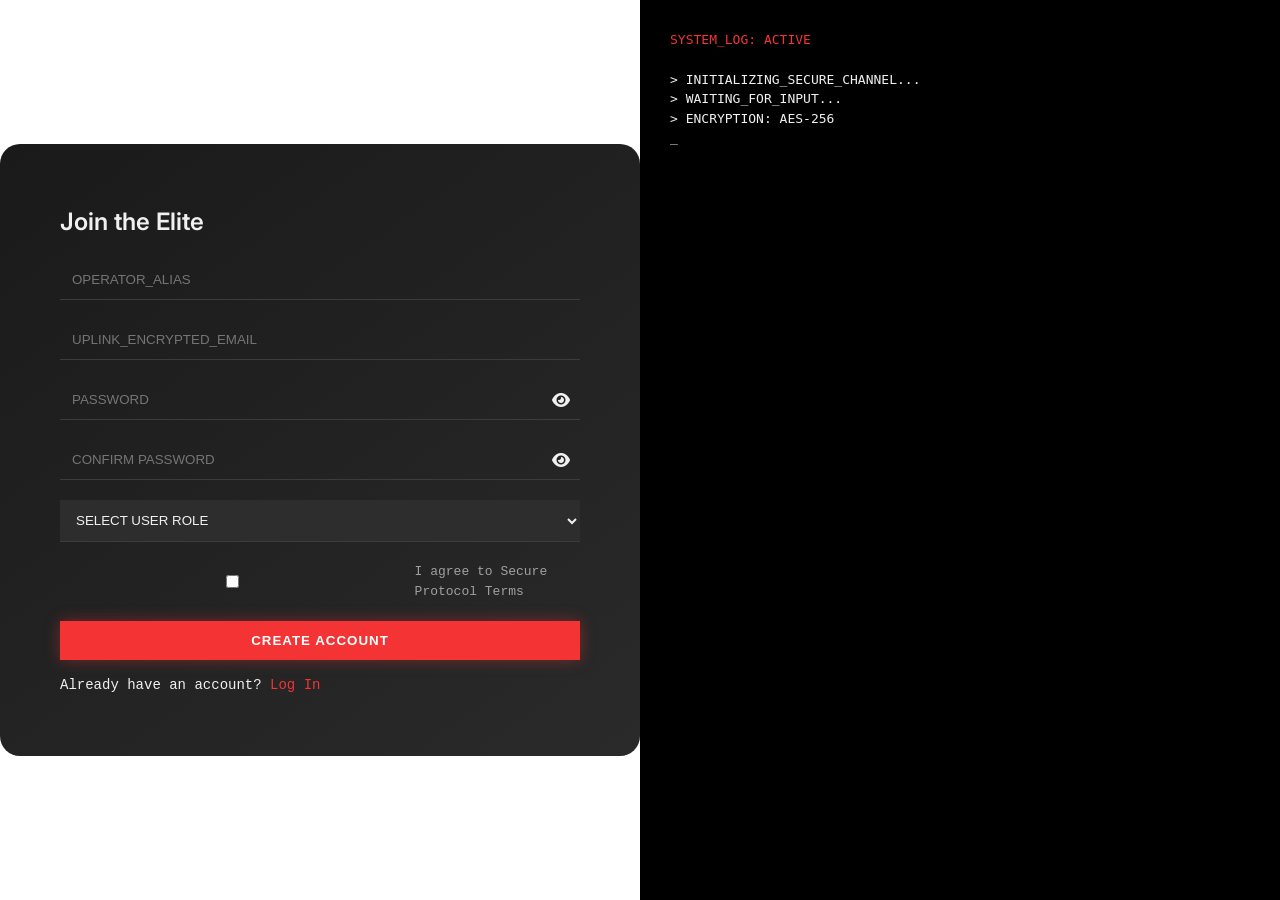
<file: sign.html>
<!DOCTYPE html>
<html lang="en">

<head>
    <meta charset="UTF-8">
    <meta name="viewport" content="width=device-width, initial-scale=1.0">
    <title>Cyber Security</title>
    <link rel="icon" href="./assets/bg remove.webp">

    <!-- Custom CSS -->
    <link rel="stylesheet" href="sign.css">
    <link rel="stylesheet" href="./root.css">

    <!-- material icon -->
    <link href="https://fonts.googleapis.com/icon?family=Material+Icons" rel="stylesheet">
    <!-- font awesome icon -->
    <link rel="stylesheet" href="https://cdnjs.cloudflare.com/ajax/libs/font-awesome/6.5.1/css/all.min.css">

    <!-- aos animations -->
    <link href="https://unpkg.com/aos@2.3.4/dist/aos.css" rel="stylesheet">
</head>

<body>

    <div class="auth-wrapper">

        <div class="auth-card">

            <!-- SIGNUP -->
            <div class="form-section active" id="signup">
                <h2>Join the Elite</h2>

                <div class="field-group">
                    <input type="text" placeholder="OPERATOR_ALIAS" required>
                </div>

                <div class="field-group">
                    <input type="email" placeholder="UPLINK_ENCRYPTED_EMAIL" required>
                </div>

                <div class="field-group password-box">
                    <input type="password" placeholder="PASSWORD" required>
                    <i class="fas fa-eye toggle-password"></i>
                </div>

                <div class="field-group password-box">
                    <input type="password" placeholder="CONFIRM PASSWORD" required>
                    <i class="fas fa-eye toggle-password"></i>
                </div>

                <div class="field-group">
                    <select required>
                        <option value="">SELECT USER ROLE</option>
                        <option>Administrator</option>
                        <option>Client</option>
                    </select>
                </div>


                <div class="checkbox-group">
                    <input type="checkbox" required>
                    <label>I agree to Secure Protocol Terms</label>
                </div>

                <button class="btn-primary">Create Account</button>

                <p class="switch-text">
                    Already have an account? <span onclick="switchForm('login')">Log In</span>
                </p>
            </div>







            <!-- LOGIN -->
            <div class="form-section" id="login">
                <h2>Secure Login</h2>

                <div class="field-group">
                    <input type="email" placeholder="EMAIL" required>
                </div>

                <div class="field-group password-box">
                    <input type="password" placeholder="PASSWORD" required>
                    <i class="fas fa-eye toggle-password"></i>
                </div>

                <button class="btn-primary">Access System</button>

                <p class="switch-text">
                    Forgot password? <span onclick="switchForm('forgot')">Reset</span>
                </p>

                <p class="switch-text">
                    New user? <span onclick="switchForm('signup')">Sign Up</span>
                </p>
            </div>





            <!-- FORGOT -->
            <div class="form-section" id="forgot">
                <h2>Recover Access</h2>

                <div class="field-group">
                    <input type="email" placeholder="ENTER REGISTERED EMAIL" required>
                </div>

                <button class="btn-primary" type="submit">Send Reset Link</button>

                <p class="switch-text">
                    Back to <span onclick="switchForm('login')">Login</span>
                </p>
            </div>

        </div>



        <div class="terminal">
            <div class="terminal-header">SYSTEM_LOG: ACTIVE</div>
            <div class="terminal-body">
                <p>> INITIALIZING_SECURE_CHANNEL...</p>
                <p>> WAITING_FOR_INPUT...</p>
                <p>> ENCRYPTION: AES-256</p>
                <p class="blink">_</p>
            </div>
        </div>

    </div>

    <script src="script.js"></script>

    <script>


        /*  SWITCH FORMS  */
        function switchForm(formId) {
            document.querySelectorAll('.form-section').forEach(f => {
                f.classList.remove('active');
            });
            document.getElementById(formId).classList.add('active');
        }

        /*  PASSWORD TOGGLE */
        document.querySelectorAll('.toggle-password').forEach(icon => {
            icon.addEventListener('click', () => {
                const input = icon.previousElementSibling;

                if (input.type === "password") {
                    input.type = "text";
                    icon.classList.replace("fa-eye", "fa-eye-slash");
                } else {
                    input.type = "password";
                    icon.classList.replace("fa-eye-slash", "fa-eye");
                }
            });
        });

        /*  PASSWORD MATCH  */
        const passwords = document.querySelectorAll('#signup input[type="password"]');

        passwords[1].addEventListener('input', () => {
            if (passwords[0].value !== passwords[1].value) {
                passwords[1].style.borderColor = "red";
            } else {
                passwords[1].style.borderColor = "green";
            }
        });

        /*  SIGNUP LOGIC  */
        const signupBtn = document.querySelector('#signup .btn-primary');

        signupBtn.addEventListener('click', function () {

            const name = document.querySelector('#signup input[type="text"]').value;
            const email = document.querySelector('#signup input[type="email"]').value;
            const password = passwords[0].value;
            const confirmPassword = passwords[1].value;
            const role = document.querySelector('#signup select').value;

            if (!name || !email || !password || !confirmPassword || !role) {
                alert("Fill all fields");
                return;
            }

            if (password !== confirmPassword) {
                alert("Passwords not matching");
                return;
            }

            // ✅ STORE
            localStorage.setItem("userEmail", email);
            localStorage.setItem("userRole", role);
            localStorage.setItem("userPassword", password);

            alert("Signup Success ✅");

            // 👉 Switch to login
            switchForm('login');
        });

        /*  LOGIN LOGIC  */
        const loginBtn = document.querySelector('#login .btn-primary');

        loginBtn.addEventListener('click', function () {

            const email = document.querySelector('#login input[type="email"]').value;
            const password = document.querySelector('#login input[type="password"]').value;

            const savedEmail = localStorage.getItem("userEmail");
            const savedPassword = localStorage.getItem("userPassword");
            const role = localStorage.getItem("userRole");

            if (email === savedEmail && password === savedPassword) {

                alert("Login Success ✅");

                // ✅ REDIRECT BASED ON ROLE
                if (role === "Administrator") {
                    window.location.href = "admin.html";
                } else {
                    window.location.href = "client.html";
                }

            } else {
                alert("Invalid Login ❌");
            }
        });









        /*  FORGOT PASSWORD → REDIRECT TO 404  */
        const forgotBtn = document.querySelector('#forgot .btn-primary');

        forgotBtn.addEventListener('click', function () {

            const email = document.querySelector('#forgot input[type="email"]').value;
            const savedEmail = localStorage.getItem("userEmail");

            if (!email) {
                alert("Please enter your registered email");
                return;
            }

            if (email !== savedEmail) {
                alert("Email not found ❌");
                return;
            }

            alert("Reset link sent 📩");

            // 👉 REDIRECT TO YOUR 404 PAGE
            window.location.href = "./404..html";
        });

    </script>

    </script>

</body>

</html>
</file>
<file: style.css>
.premium-hero {
    position: absolute;
    min-height: 100vh;
    background: radial-gradient(circle at 10% 20%, rgba(244, 51, 52, 0.05) 0%, var(--bg-black) 50%);
    display: flex;
    align-items: center;
    overflow: hidden;
    padding: 80px 5%;
}

.hero-container {
    max-width: 1400px;
    margin: 0 auto;
    display: grid;
    grid-template-columns: 1fr 1fr;
    align-items: center;
    gap: 2rem;
}

 .hero-display-title {
    font-family: var(--font-heading);
    font-size: 4rem;
     font-weight: 700;
    line-height: 1.1;
    color: var(--text-main);
    margin-bottom: 1.5rem;
}

.red-divider {
    width: 60px;
    margin: 0 auto;
    height: 6px;
    background-color: var(--primary-red);
    margin-bottom: 2rem;
}

.hero-lead-text {
    font-family: var(--font-heading);
     font-size: var(--text-lg);
    color: var(--text-dim);
    max-width: 500px;
    margin-bottom: 2.5rem;
    line-height: 1.7;
}

 .hero-visual-wrapper {
    position: relative;
    display: flex;
    justify-content: center;
    align-items: center;
}

 .deco-circle {
    position: absolute;
    width: 400px;
    height: 400px;
    border: 40px solid var(--primary-red);
     border-radius: 50%;
    right: -150px;
    z-index: 1;
    opacity: 0.8;
    margin-right:200px;
}

.main-illustration {
    position: relative;
    z-index: 5;
    transform: translateX(-50px);
}

.main-illustration img {
    max-width: 110%;
    filter: drop-shadow(0 20px 50px rgba(0, 0, 0, 0.5));
}

 .floating-icons {
    position: absolute;
    left: 10%;
    display: flex;
    flex-direction: column;
    gap: 30px;
    z-index: 10;
}

.icon-circle {
    width: 60px;
    height: 60px;
    background: var(--primary-red);
    border-radius: 50%;
    display: flex;
    align-items: center;
    justify-content: center;
    color: white;
    font-size: 1.5rem;
    box-shadow: 0 0 20px var(--primary-glow);
    border: 2px solid rgba(255, 255, 255, 0.2);
}



 .hero-slider {
    position: relative;
    width: 100%;
    height: 100vh;
    overflow: hidden;
    background-color: var(--bg-black);
}

 .premium-hero {
    position: absolute;
    inset: 0;
    display: flex;
    align-items: center;
    padding: 0 5%;
    opacity: 0;
    visibility: hidden;
    transition: opacity 0.8s ease-in-out, transform 1s ease;
    z-index: 1;
}

 .premium-hero.active {
    opacity: 1;
    visibility: visible;
    z-index: 10;
}

 .hero-container {
    max-width: 1400px;
    margin: 0 auto;
    display: grid;
    grid-template-columns: 1fr 1fr;
    align-items: center;
    gap: 2rem;
    width: 100%;
}

 .premium-hero.active .hero-display-title {
    animation: slideInLeft 0.8s ease forwards;
}

.premium-hero.active .hero-lead-text {
    animation: slideInLeft 0.8s ease forwards 0.2s;
    opacity: 0;
 }

@keyframes slideInLeft {
    from {
        transform: translateX(-50px);
        opacity: 0;
    }

    to {
        transform: translateX(0);
        opacity: 1;
    }
}

 .slider-controls {
    position: absolute;
    bottom: 40px;
    left: 50%;
    transform: translateX(-50%);
    z-index: 20;
    display: flex;
    gap: 15px;
}

.dot {
    width: 12px;
    height: 12px;
    border: 2px solid var(--primary-red);
    border-radius: 50%;
    cursor: pointer;
    transition: var(--transition);
}

.dot.active {
    background: var(--primary-red);
    box-shadow: 0 0 10px var(--primary-glow);
    transform: scale(1.2);
}

 
 @media (max-width: 768px) {

     .hero-slider {
        height: auto;
        min-height: 100vh;
        overflow: visible;
    }

     .premium-hero {
        position: absolute;           
        inset: auto;
        min-height: 100vh;
        height: auto;
        display:none;
        padding: 120px 5% 80px;      
    }

    .premium-hero.active {
        display: block;   
    }

     .hero-container {
        display: flex;
        flex-direction: column;
        align-items: center;
        text-align: center;
        gap: 2rem;
        padding: 0 10px;
    }

     .hero-visual-wrapper {
        order: -1;
        width: 100%;
        display: flex;
        justify-content: center;
        margin-bottom: 1rem;
    }

     .main-illustration {
        transform: none;
        display: flex;
        justify-content: center;
    }

    .main-illustration img {
        max-width: 220px;
        height: auto;
    }

     .deco-circle {
        width: 240px;
        height: 240px;
        border-width: 12px;

        left: 50%;
        right: auto;
        transform: translateX(-50%);
        margin-right: 0;

        top: 10px;
        opacity: 0.2;
    }

     .hero-text-content {
        width: 100%;
    }

    .hero-display-title {
        font-size: 2rem;
        line-height: 1.2;
        margin-bottom: 1rem;
    }

    .red-divider {
        margin: 0 auto 1.5rem;
    }

    .hero-lead-text {
        font-size: 1rem;
        margin: 0 auto 2rem;
        padding: 0 10px;
    }

     .btn-primary {
        margin: 0 auto;
    }

     .floating-icons {
        display: none;
    }

     .slider-controls {
        position: relative;
        bottom: 0;
        margin-top: 20px;
        justify-content: center;
    }
}







.partners-section {
    padding: 80px 5%;
    background: var(--bg-black);
    border-top: 1px solid var(--border-color);
}

.ticker-header {
    text-align: center;
    margin-bottom: 3rem;
    margin-top: 100px;
}

.ticker-header p{
font-size: 2.5rem;
}

 .logo-ticker {
    overflow: hidden;
    padding: 20px 0;
    position: relative;
    margin-bottom: 5rem;
}

.ticker-track {
    display: flex;
    width: calc(250px * 10);
    animation: scrollTicker 20s linear infinite;
}

@keyframes scrollTicker {
    0% {
        transform: translateX(0);
    }

    100% {
        transform: translateX(calc(-250px * 5));
    }
}

.logo-item {
    width: 250px;
    display: flex;
    justify-content: center;
    align-items: center;
    font-family: var(--font-heading);
    font-size: 1.5rem;
    font-weight: 800;
    color: var(--surface-light);
    letter-spacing: 4px;
    transition: var(--transition);
}

.logo-item:hover {
    color: var(--text-main);
    text-shadow: 0 0 10px var(--primary-glow);
}

 .case-study-card {
    background: linear-gradient(135deg, var(--surface-dark) 0%, var(--bg-black) 100%);
    border: 1px solid var(--border-color);
    display: grid;
    grid-template-columns: 1.2fr 0.8fr;
    padding: 60px;
    gap: 3rem;
    align-items: center;
    max-width: 1100px;
    margin: 0 auto;
    position: relative;
}

.badge-red {
    display: inline-block;
    background: var(--primary-red);
    color: white;
    padding: 5px 12px;
    font-family: var(--font-main);
    font-size: var(--text-xs);
    margin-bottom: 20px;
}

.case-content h3 {
    font-size: var(--text-2xl);
    margin-bottom: 20px;
}

.case-content p {
    font-style: italic;
    font-size: var(--text-lg);
    color: var(--text-dim);
    margin-bottom: 30px;
}

.stats-circle {
    width: 180px;
    height: 180px;
    border: 8px solid var(--primary-red);
    border-radius: 50%;
    display: flex;
    flex-direction: column;
    align-items: center;
    justify-content: center;
    box-shadow: 0 0 30px var(--primary-glow);
    margin: 0 auto;
}

.stats-circle .pct {
    font-size: 3rem;
    font-weight: 800;
    color: var(--text-main);
}

.stats-circle .label {
    font-size: var(--text-xs);
    text-transform: uppercase;
    color: var(--primary-red);
}

 @media (max-width: 768px) {
    .case-study-card {
        grid-template-columns: 1fr;
        padding: 30px;
        text-align: center;
    }

    .stats-circle {
        width: 140px;
        height: 140px;
    }

    .stats-circle .pct {
        font-size: 2rem;
    }
}











.services-section {
    padding: 100px 5%;
    background-color: var(--bg-black);
    position: relative;
}

.section-header {
    text-align: center;
    margin-bottom: 4rem;
}

.services-grid {
    display: grid;
    grid-template-columns: repeat(auto-fit, minmax(300px, 1fr));
    gap: 2.5rem;
    max-width: 1400px;
    margin: 0 auto;
}

 .service-card {
    position: relative;
    background: rgba(32, 32, 32, 0.6);
    border: 1px solid var(--border-color);
    padding: 40px;
    transition: all 0.4s cubic-bezier(0.175, 0.885, 0.32, 1.275);
    overflow: hidden;
    backdrop-filter: blur(5px);
}

 .service-card:hover {
    border-color: var(--primary-red);
    transform: translateY(-10px);
    box-shadow: 0 15px 30px rgba(244, 51, 52, 0.15);
}

.icon-box {
    font-size: 2.5rem;
    color: var(--primary-red);
    margin-bottom: 1.5rem;
    transition: 0.3s;
}

.service-card:hover .icon-box {
    transform: scale(1.1);
    text-shadow: 0 0 15px var(--primary-glow);
}

.service-card h3 {
    font-family: var(--font-heading);
    font-size: var(--text-xl);
    margin-bottom: 1rem;
    color: var(--text-main);
}

.service-card p {
    color: var(--text-dim);
    line-height: 1.6;
    margin-bottom: 1.5rem;
    font-size: var(--text-sm);
}

 .learn-more {
    font-size: var(--text-xs);
    text-transform: uppercase;
    letter-spacing: 2px;
    font-weight: bold;
    color: var(--primary-red);
    display: flex;
    align-items: center;
    gap: 10px;
}

.learn-more i {
    transition: 0.3s;
}

.learn-more:hover i {
    transform: translateX(5px);
}

 @media (max-width: 768px) {
    .services-grid {
        grid-template-columns: 1fr;
    }

    .service-card {
        padding: 30px;
        text-align: center;
    }

    .learn-more {
        justify-content: center;
    }
}









.stats-section {
    padding: 80px 5%;
    background: linear-gradient(180deg, var(--bg-black) 0%, #1a1a1a 100%);
    border-top: 1px solid var(--border-color);
    border-bottom: 1px solid var(--border-color);
}

.stats-container {
    max-width: 1400px;
    margin: 0 auto;
    display: grid;
    grid-template-columns: repeat(auto-fit, minmax(200px, 1fr));
    gap: 3rem;
    text-align: center;
}

.stat-box {
    padding: 20px;
    position: relative;
}

.stat-icon {
    font-size: 2rem;
    color: var(--primary-red);
    margin-bottom: 1rem;
    opacity: 0.8;
}

.stat-box h2 {
    font-family: var(--font-heading);
    font-size: 3rem;
    color: var(--text-main);
    display: inline-block;
}

.stat-box span {
    font-size: 1.5rem;
    color: var(--primary-red);
    font-weight: bold;
}

.stat-box p {
    font-family: var(--font-main);
     text-transform: uppercase;
    font-size: var(--text-xs);
    letter-spacing: 2px;
    color: var(--text-dim);
    margin-top: 10px;
}

 .stat-bar {
    width: 50px;
    height: 3px;
    background: var(--surface-light);
    margin: 15px auto 0;
    position: relative;
    overflow: hidden;
}

.stat-bar .progress {
    width: 100%;
    height: 100%;
    background: var(--primary-red);
    box-shadow: 0 0 10px var(--primary-glow);
    animation: scanLine 2s linear infinite;
}

@keyframes scanLine {
    0% {
        transform: translateX(-100%);
    }

    100% {
        transform: translateX(100%);
    }
}

 @media (max-width: 768px) {
    .stats-container {
        grid-template-columns: 1fr 1fr;
         gap: 2rem;
    }

    .stat-box h2 {
        font-size: 2.2rem;
    }
}










/* --- Base Section Styles --- */
.tech-section {
    padding: 120px 5%;
    background-color: var(--bg-black);
    overflow: hidden;
}

.tech-grid {
    display: grid;
    grid-template-columns: 1fr 1fr;
    align-items: center;
    gap: 5rem;
    max-width: 1400px;
    margin: 0 auto;
}

/* --- Visual & Scanner Styles --- */
.tech-visual {
    position: relative;
    display: flex;
    justify-content: center;
    align-items: center;
}

.scanner-box {
    width: 100%;
    max-width: 500px; /* Limits size on large desktops */
    aspect-ratio: 1 / 1;
    border: 1px solid var(--border-color);
    position: relative;
    background: rgba(244, 51, 52, 0.02);
    display: flex;
    justify-content: center;
    align-items: center;
    overflow: hidden; /* Keeps circles inside */
}

.responsive-img {
    width: 90%;
    height: auto;
    z-index: 1;
    filter: grayscale(0.5) contrast(1.2);
}

.scanner-line {
    position: absolute;
    width: 100%;
    height: 2px;
    background: var(--primary-red);
    box-shadow: 0 0 15px var(--primary-red);
    top: 0;
    animation: scanMove 4s linear infinite;
    z-index: 2;
}

/* --- Feature List Styles --- */
.feature-item {
    display: flex;
    gap: 20px;
    margin-bottom: 40px;
    transition: 0.3s;
}

.feature-num {
    font-family: var(--font-main);
    font-size: var(--text-lg);
    color: var(--primary-red);
    font-weight: bold;
    border-right: 2px solid var(--primary-red);
    padding-right: 15px;
    height: fit-content;
}

.feature-text h3 {
    font-size: var(--text-xl);
    margin-bottom: 8px;
    color: var(--text-main);
}

.feature-text p {
    font-size: var(--text-sm);
    color: var(--text-dim);
    line-height: 1.6;
}

/* --- Animations --- */
@keyframes scanMove {
    0%, 100% { top: 0%; }
    50% { top: 100%; }
}

@keyframes pulseCircle {
    0% { transform: scale(0.8); opacity: 0.1; }
    50% { opacity: 0.4; }
    100% { transform: scale(1.2); opacity: 0; }
}

/* --- PERFECT MOBILE VIEW (768px) --- */
@media (max-width: 768px) {
    .tech-section {
        padding: 60px 20px;
    }

    .tech-grid {
        grid-template-columns: 1fr; /* Stack vertically */
        gap: 3rem;
        text-align: center;
    }

    .tech-visual {
        order: -1; /* Image stays on top */
    }

    .scanner-box {
        max-width: 320px; /* Perfectly sized for phone widths */
        margin: 0 auto;
    }

    .red-divider {
        margin: 15px auto 30px; /* Center the divider */
    }

    .feature-item {
        flex-direction: column; /* Number on top of text */
        align-items: center;
        gap: 10px;
        margin-bottom: 35px;
    }

    .feature-num {
        border-right: none;
        border-bottom: 2px solid var(--primary-red);
        padding-right: 0;
        padding-bottom: 5px;
        width: fit-content;
        margin-bottom: 5px;
    }

    .feature-text h3 {
        font-size: 1.2rem;
    }

    .feature-text p {
        max-width: 100%;
        font-size: 13px;
    }
}





.team-section {
    padding: 100px 5%;
    background-color: var(--bg-black);
}

.team-grid {
    display: grid;
    grid-template-columns: repeat(auto-fit, minmax(280px, 1fr));
    gap: 30px;
    max-width: 1400px;
    margin: 0 auto;
}

.team-card {
    background: var(--surface-dark);
    border: 1px solid var(--border-color);
    transition: var(--transition);
    overflow: hidden;
}

.team-card:hover {
    border-color: var(--primary-red);
    box-shadow: 0 10px 30px rgba(244, 51, 52, 0.1);
}

 .member-image {
    position: relative;
    width: 100%;
    height: 350px;
    overflow: hidden;
    background: #000;
}

.member-image img {
    width: 100%;
    height: 100%;
    object-fit: cover;
    opacity: 0.8;
    filter: grayscale(100%);
    transition: 0.5s ease;
}

.team-card:hover .member-image img {
    opacity: 1;
    filter: grayscale(0%);
    transform: scale(1.05);
}

 .scan-line {
    position: absolute;
    top: -100%;
    left: 0;
    width: 100%;
    height: 4px;
    background: var(--primary-red);
    box-shadow: 0 0 15px var(--primary-red);
    z-index: 5;
    pointer-events: none;
}

.team-card:hover .scan-line {
    animation: scanEffect 1.5s linear infinite;
}

@keyframes scanEffect {
    0% {
        top: -5%;
    }

    100% {
        top: 105%;
    }
}

 .member-socials {
    position: absolute;
    bottom: -50px;
    left: 0;
    width: 100%;
    background: rgba(244, 51, 52, 0.9);
    display: flex;
    justify-content: center;
    gap: 20px;
    padding: 15px 0;
    transition: 0.4s ease-in-out;
    z-index: 6;
}

.team-card:hover .member-socials {
    bottom: 0;
}

.member-socials a {
    color: white;
    font-size: 1.2rem;
    transition: 0.3s;
}

.member-socials a:hover {
    transform: translateY(-3px);
    text-shadow: 0 0 10px white;
}

 .member-info {
    padding: 25px;
    text-align: center;
}

.member-info h3 {
    font-family: var(--font-heading);
    font-size: var(--text-xl);
    color: var(--text-main);
    margin-bottom: 5px;
}

.member-role {
    display: block;
    color: var(--primary-red);
    font-family: var(--font-main);
    font-size: var(--text-xs);
    text-transform: uppercase;
    letter-spacing: 2px;
    margin-bottom: 15px;
}

.member-bio {
    font-size: var(--text-sm);
    color: var(--text-dim);
    line-height: 1.5;
}

 @media (max-width: 768px) {
    .member-image {
        height: 400px;
    }
}








.threat-monitor {
    padding: 100px 5%;
    background-color: var(--bg-black);
    border-top: 1px solid var(--border-color);
}

.monitor-grid {
    display: grid;
    grid-template-columns: 1fr 1fr;
    gap: 4rem;
    align-items: center;
}

 .monitor-visual {
    position: relative;
    height: 400px;
    background: radial-gradient(circle, rgba(244, 51, 52, 0.05) 0%, transparent 70%);
    display: flex;
    justify-content: center;
    align-items: center;
    border: 1px solid var(--border-color);
}

.map-container {
    font-size: 15rem;
    color: var(--surface-light);
    opacity: 0.3;
}

.pulse-point {
    position: absolute;
    width: 12px;
    height: 12px;
    background: var(--primary-red);
    border-radius: 50%;
    box-shadow: 0 0 15px var(--primary-red);
}

.p1 {
    top: 30%;
    left: 40%;
    animation: pulse 2s infinite 0.5s;
}

.p2 {
    top: 50%;
    left: 60%;
    animation: pulse 2s infinite 1s;
}

.p3 {
    top: 70%;
    left: 35%;
    animation: pulse 2s infinite 1.5s;
}

@keyframes pulse {
    0% {
        transform: scale(1);
        opacity: 1;
    }

    100% {
        transform: scale(3);
        opacity: 0;
    }
}

 .console-box {
    background: #0d0d0d;
    border: 1px solid var(--border-color);
    font-family: var(--font-main);
     border-radius: 4px;
    overflow: hidden;
}

.console-header {
    background: var(--surface-dark);
    padding: 10px 20px;
    font-size: 0.7rem;
    color: var(--text-dim);
    display: flex;
    align-items: center;
    gap: 10px;
}

.dot-red {
    width: 8px;
    height: 8px;
    background: var(--primary-red);
    border-radius: 50%;
    animation: blink 1s steps(2) infinite;
}

@keyframes blink {
    0% {
        opacity: 0;
    }
}

.console-body {
    padding: 20px;
    height: 200px;
    overflow-y: hidden;
    color: var(--status-secure);
     font-size: 0.85rem;
}

.log-line {
    margin-bottom: 8px;
    opacity: 0;
    animation: typeLog 0.3s forwards;
}

@keyframes typeLog {
    to {
        opacity: 1;
        transform: translateX(5px);
    }
}

 @media (max-width: 992px) {
    .monitor-grid {
        grid-template-columns: 1fr;
    }

    .monitor-visual {
        order: -1;
    }
}








.dossier-testimonial {
    padding: 120px 5%;
    background-color: var(--bg-black);
    border-top: 1px solid var(--border-color);
}

.dossier-grid {
    display: grid;
    grid-template-columns: 1.4fr 0.6fr;
    gap: 4rem;
    align-items: center;
}

 .dossier-main {
    padding: 40px;
    background: linear-gradient(135deg, var(--surface-dark) 0%, transparent 100%);
    border-left: 4px solid var(--primary-red);
}

.quote-icon {
    font-size: 1.5rem;
    color: var(--primary-red);
    margin-bottom: 20px;
    display: block;
}

#active-quote {
    font-family: var(--font-heading);
    font-size: var(--text-2xl);
    line-height: 1.3;
    color: var(--text-main);
    margin-bottom: 2rem;
    min-height: 150px;
    transition: opacity 0.3s ease;
}

 .glitch-active {
    animation: textGlitch 0.4s linear;
}

@keyframes textGlitch {
    0% {
        transform: translate(2px, 0);
        opacity: 0.8;
    }

    25% {
        transform: translate(-2px, 0);
        opacity: 0.5;
        filter: blur(2px);
    }

    50% {
        transform: translate(2px, 0);
        opacity: 0.8;
    }

    100% {
        transform: translate(0);
        opacity: 1;
    }
}

 .dossier-selector {
    display: flex;
    flex-direction: column;
    gap: 1.5rem;
}

.selector-item {
    display: flex;
    align-items: center;
    gap: 15px;
    padding: 20px;
    background: var(--surface-dark);
    border: 1px solid var(--border-color);
    cursor: pointer;
    transition: var(--transition);
    opacity: 0.6;
}

.selector-item.active {
    opacity: 1;
    border-color: var(--primary-red);
    box-shadow: -10px 0 0 var(--primary-red);
    background: rgba(244, 51, 52, 0.05);
}

.mini-avatar {
    width: 50px;
    height: 50px;
    background: var(--bg-black);
    border: 1px solid var(--primary-red);
    display: flex;
    align-items: center;
    justify-content: center;
    font-family: var(--font-main);
    color: var(--primary-red);
    font-weight: bold;
}

.mini-info span {
    display: block;
    color: var(--text-main);
    font-size: var(--text-sm);
    font-weight: 600;
}

.mini-info small {
    color: var(--text-dim);
    font-size: var(--text-xs);
    text-transform: uppercase;
}

 @media (max-width: 768px) {
    .dossier-grid {
        grid-template-columns: 1fr;
    }

    #active-quote {
        font-size: var(--text-xl);
    }
}






.faq-section {
    padding: 100px 5%;
    background-color: var(--bg-black);
}

.faq-accordion {
    max-width: 800px;
    margin: 0 auto;
}

.faq-item {
    border: 1px solid var(--border-color);
    margin-bottom: 15px;
    background: var(--surface-dark);
    transition: var(--transition);
}

.faq-question {
    padding: 20px 30px;
    display: flex;
    justify-content: space-between;
    align-items: center;
    cursor: pointer;
    font-family: var(--font-heading);
    font-size: var(--text-md);
    color: var(--text-main);
    user-select: none;
}

.faq-question i {
    color: var(--primary-red);
    transition: transform 0.3s ease;
}

.faq-answer {
    max-height: 0;
    overflow: hidden;
    transition: max-height 0.4s cubic-bezier(0, 1, 0, 1);
    background: rgba(18, 18, 18, 0.5);
}

.faq-answer p {
    padding: 0 30px 20px;
    color: var(--text-dim);
    font-size: var(--text-sm);
    line-height: 1.6;
}

 .faq-item.active {
    border-color: var(--primary-red);
    box-shadow: 0 0 15px var(--primary-glow);
}

.faq-item.active .faq-answer {
    max-height: 500px;
     transition: max-height 0.4s cubic-bezier(1, 0, 1, 0);
}

.faq-item.active .faq-question i {
    transform: rotate(45deg);
 }

 @media (max-width: 768px) {
    .faq-question {
        padding: 15px 20px;
        font-size: var(--text-sm);
    }
}






.cta-section {
    position: relative;
    padding: 100px 5%;
    background: radial-gradient(circle at center, #1e1e1e 0%, var(--bg-black) 100%);
    overflow: hidden;
    border-top: 1px solid var(--border-color);
}

.mesh-background {
    position: absolute;
    top: 0;
    left: 0;
    width: 100%;
    height: 100%;
    background-image: radial-gradient(var(--primary-glow) 1px, transparent 1px);
    background-size: 30px 30px;
    opacity: 0.15;
    z-index: 1;
}

.cta-grid {
    position: relative;
    z-index: 5;
    display: grid;
    grid-template-columns: 1.2fr 0.8fr;
    align-items: center;
    gap: 4rem;
    max-width: 1400px;
    margin: 0 auto;
}

.cta-btns {
    display: flex;
    gap: 20px;
    margin-top: 2rem;
}

 .cta-badge-wrapper {
    display: flex;
    justify-content: space-around;
    gap: 20px;
}

.trust-badge {
    background: var(--surface-dark);
    border: 1px solid var(--border-color);
    padding: 25px;
    text-align: center;
    width: 160px;
    transition: var(--transition);
}

.trust-badge i {
    font-size: 2rem;
    color: var(--primary-red);
    margin-bottom: 10px;
}

.trust-badge span {
    display: block;
    font-size: var(--text-xs);
    font-family: var(--font-main);
    text-transform: uppercase;
    letter-spacing: 1px;
    color: var(--text-dim);
}

.trust-badge:hover {
    border-color: var(--primary-red);
    box-shadow: 0 0 20px var(--primary-glow);
    transform: translateY(-5px);
}

 @media (max-width: 768px) {
    .cta-grid {
        grid-template-columns: 1fr;
        text-align: center;
    }

    .cta-btns {
        flex-direction: column;
        align-items: center;
    }

    .cta-badge-wrapper {
        margin-top: 2rem;
        flex-wrap: wrap;
    }
}
</file>
<file: root.css>
@import url('https://fonts.googleapis.com/css2?family=Inter:wght@300;400;500;600;700&display=swap');

:root {
    /* Primary Branding */
    --primary-red: rgb(244, 51, 52);
    --primary-glow: rgba(244, 51, 52, 0.35);
    --primary-muted: rgb(150, 30, 30);

    --bg-black: rgb(18, 18, 18);
    --surface-dark: rgb(32, 32, 32);
    --surface-light: rgb(45, 45, 45);

    /* Typography & Accents */
    --font-main: 'Courier New', monospace;
    --font-heading: 'Inter', sans-serif;
    --text-main: rgb(240, 240, 240);
    --text-dim: rgb(160, 160, 160);
    --border-color: rgb(60, 60, 60);
    --transition: 0.3s ease;

    /* Typography Scale */
    --text-xs: 0.75rem;
    --text-sm: 0.875rem;
    --text-md: 1rem;
    --text-lg: 1.125rem;
    --text-xl: 1.266rem;
    --text-2xl: 1.424rem;
    --text-3xl: 1.602rem;
    --text-4xl: 1.802rem;
    --text-hero: 2.5rem;

    /* Buttons */
    --btn-primary-bg: var(--primary-red);
    --btn-primary-text: #ffffff;
    --btn-primary-hover: rgb(200, 40, 40);
    --btn-primary-shadow: rgba(244, 51, 52, 0.4);

    --btn-secondary-bg: transparent;
    --btn-secondary-border: var(--text-dim);
    --btn-secondary-text: var(--text-main);
    --btn-secondary-hover: rgba(255, 255, 255, 0.1);

    /* Security Status */
    --status-critical: var(--primary-red);
    --status-warning: rgb(255, 165, 0);
    --status-secure: rgb(0, 255, 120);
}

/* Base Styles */
* {
    margin: 0;
    padding: 0;
    box-sizing: border-box;
}

body {
    background-color: var(--font-heading);
    color: var(--text-main);
    font-family: var(--font-main);
    line-height: 1.5;
    overflow-x: hidden;
}

h1,
h2,
h3,
h4,
.logo {
    font-family: var(--font-heading);
    font-weight: 600;
}

a {
    text-decoration: none;
    color: inherit;
    transition: var(--transition);
}

ul {
    list-style: none;
}

/* Reusable Components */
.section-title {
    font-size: var(--text-hero);
    margin-bottom: 1.5rem;
    line-height: 1.2;
}

.section-subtitle {
    color: var(--primary-red);
    font-size: var(--text-sm);
    text-transform: uppercase;
    letter-spacing: 2px;
    display: block;
    margin-bottom: 0.5rem;
    font-weight: 500;
}

.btn-primary {
    background-color: var(--btn-primary-bg);
    color: var(--btn-primary-text);
    border: none;
    padding: 12px 24px;
    text-transform: uppercase;
    font-weight: bold;
    letter-spacing: 1px;
    transition: var(--transition);
    cursor: pointer;
    box-shadow: 0 0 15px var(--btn-primary-shadow);
}

.btn-primary:hover {
    background-color: var(--btn-primary-hover);
    box-shadow: 0 0 25px var(--primary-red);
    transform: translateY(-2px);
}

.btn-secondary {
    background-color: var(--btn-secondary-bg);
    color: var(--btn-secondary-text);
    border: 1px solid var(--btn-secondary-border);
    padding: 12px 24px;
    transition: var(--transition);
    cursor: pointer;
}

.btn-secondary:hover {
    background-color: var(--btn-secondary-hover);
    border-color: var(--text-main);
    color: var(--primary-red);
}

.alert-card {
    background-color: var(--surface-dark);
    border: 1px solid var(--primary-red);
    box-shadow: 0 0 10px var(--primary-glow);
    padding: 20px;
}










/* header */

.main-header {
    position: fixed;
    top: 0;
    left: 0;
    width: 100%;
    z-index: 1000;
    background: rgba(18, 18, 18, 0.9);
    backdrop-filter: blur(10px);
    border-bottom: 1px solid var(--border-color);
}

.navbar {
    display: flex;
    justify-content: space-between;
    align-items: center;
    padding: 1.2rem 5%;
    max-width: 1400px;
    margin: 0 auto;
}

.logo {
    font-size: var(--text-xl);
    letter-spacing: 2px;
    color: var(--text-main);
}

.red-text {
    color: var(--primary-red);
    text-shadow: 0 0 10px var(--primary-glow);
}

.nav-links {
    display: flex;
    align-items: center;
    gap: 2rem;
}

.nav-links a {
    font-size: var(--text-sm);
    font-family: var(--font-heading);
    text-transform: uppercase;
    letter-spacing: 1px;
    font-weight: 500;
}

.nav-links a:hover,
.nav-links a.active {
    color: var(--primary-red);
}

.hamburger {
    display: none;
    cursor: pointer;
    flex-direction: column;
    gap: 6px;
}

.bar {
    width: 28px;
    height: 2px;
    background-color: var(--text-main);
    transition: var(--transition);
}

.mobile-menu {
    position: fixed;
    top: 80px;
    right: -100%;
    width: 100%;
    height: 100vh;
    background: var(--bg-black);
    display: flex;
    justify-content: center;
    align-items: center;
    transition: 0.5s ease-in-out;
    z-index: 999;
}

.mobile-menu.active {
    right: 0;
}

.mobile-nav-links {
    text-align: center;
}

.mobile-nav-links li {
    margin: 2rem 0;
}

.mobile-nav-links a {
    font-size: var(--text-2xl);
    font-family: var(--font-heading);
    color: var(--text-main);
}

#hamburger.active .bar:nth-child(2) {
    opacity: 0;
}

#hamburger.active .bar:nth-child(1) {
    transform: translateY(8px) rotate(45deg);
    background: var(--primary-red);
}

#hamburger.active .bar:nth-child(3) {
    transform: translateY(-8px) rotate(-45deg);
    background: var(--primary-red);
}

@media (max-width: 992px) {
    .nav-links {
        display: none;
    }

    .hamburger {
        display: flex;
    }
}









/* ================= FOOTER FIXED ================= */

.main-footer {
    background-color: var(--bg-black);
    padding: 80px 20px 20px;   /* changed from 5% → fixed */
    border-top: 1px solid var(--border-color);
    width: 100%;
    overflow: hidden;          /* prevent overflow */
}

.footer-container {
    width: 100%;
    max-width: 1500px;         /* reduced for better fit */
    margin: 0 auto;
    display: grid;
    grid-template-columns: repeat(auto-fit, minmax(220px, 1fr));
    gap: 2rem;                 /* reduced gap */
    padding-bottom: 40px;
    box-sizing: border-box;
}

/* ================= TEXT ================= */

.footer-title {
    color: var(--text-main);
    font-size: var(--text-md);
    text-transform: uppercase;
    letter-spacing: 2px;
    margin-bottom: 1.5rem;
    position: relative;
}

.footer-title::after {
    content: '';
    position: absolute;
    bottom: -8px;
    left: 0;
    width: 30px;
    height: 2px;
    background: var(--primary-red);
}

.footer-desc {
    font-size: var(--text-sm);
    color: var(--text-dim);
    line-height: 1.6;
    margin: 1.5rem 0;
}

/* ================= LINKS ================= */

.footer-links li {
    margin-bottom: 12px;
}

.footer-links a {
    font-size: var(--text-sm);
    color: var(--text-dim);
    transition: var(--transition);
}

.footer-links a:hover {
    color: var(--primary-red);
    padding-left: 5px;
}

/* ================= FORM ================= */

.footer-form {
    display: flex;
    flex-direction: column;
    gap: 10px;
}

.footer-input {
    background: var(--surface-dark);
    border: 1px solid var(--border-color);
    padding: 12px;
    color: var(--text-main);
}

.footer-input:focus {
    outline: none;
    border-color: var(--primary-red);
}

/* ================= SOCIAL ================= */

.footer-socials {
    display: flex;
    gap: 20px;
    font-size: 1.2rem;
    flex-wrap: wrap;
}

.footer-socials a:hover {
    color: var(--primary-red);
}

/* ================= BOTTOM ================= */

.footer-bottom {
    padding-top: 30px;
    text-align: center;
}

.bottom-flex {
    font-size: var(--text-xs);
    color: var(--text-dim);
}

/* ================= RESPONSIVE ================= */

/* Tablet (iPad, Nest Hub, etc.) */
@media (max-width: 1024px) {
    .footer-container {
        grid-template-columns: repeat(2, 1fr);
        gap: 1.5rem;
    }
}

/* Mobile */
@media (max-width: 600px) {
    .footer-container {
        grid-template-columns: 1fr;
        text-align: center;
    }

    .footer-title::after {
        left: 50%;
        transform: translateX(-50%);
    }

    .footer-socials {
        justify-content: center;
    }
}
</file>
<file: about.css>
.cyber-hero {
    position: relative;
    height: 100vh;
    display: flex;
    align-items: center;
    overflow: hidden;
    background: radial-gradient(circle at center, #1a1a1a 0%, var(--bg-black) 100%);
}

.hero-container {
    display: grid;
    grid-template-columns: 1.2fr 0.8fr;
    width: 100%;
    max-width: 1400px;
    margin: 0 auto;
    padding: 0 5%;
    z-index: 5;
}

.pane-info {
    display: flex;
    flex-direction: column;
    justify-content: center;
}

.system-id {
    font-size: 10px;
    color: var(--primary-red);
    letter-spacing: 4px;
    margin-bottom: 10px;
    opacity: 0.7;
}

.hero-glitch {
    font-size: 5rem;
    font-weight: 900;
    line-height: 1;
    margin-bottom: 1.5rem;
    color: var(--text-main);
    position: relative;
    animation: flicker-on 1.5s ease-out;
}

.hero-tagline {
    font-size: var(--text-lg);
    color: var(--text-dim);
    max-width: 500px;
    margin-bottom: 2.5rem;
    line-height: 1.6;
}

.type-cursor {
    color: var(--primary-red);
    animation: blink 0.8s infinite;
}

.pane-visual {
    display: flex;
    align-items: center;
    justify-content: center;
    position: relative;
}

.hud-circle-wrap {
    position: relative;
    width: 350px;
    height: 350px;
    display: flex;
    align-items: center;
    justify-content: center;
}

.hud-circle {
    position: absolute;
    border-radius: 50%;
    border: 1px solid var(--primary-red);
    opacity: 0.2;
}

.hud-circle.outer {
    width: 100%;
    height: 100%;
    border-style: dashed;
    animation: rotate 20s linear infinite;
}

.hud-circle.inner {
    width: 70%;
    height: 70%;
    border: 2px solid var(--primary-red);
    opacity: 0.4;
    animation: rotate 10s linear infinite reverse;
}

.hud-scanner {
    position: absolute;
    width: 100%;
    height: 2px;
    background: var(--primary-red);
    box-shadow: 0 0 15px var(--primary-red);
    animation: scan-vertical 4s ease-in-out infinite;
    opacity: 0.5;
}

.hud-content {
    display: flex;
    flex-direction: column;
    gap: 10px;
    font-size: 10px;
    text-align: center;
    font-family: var(--font-main);
}

@keyframes flicker-on {
    0% {
        opacity: 0;
        transform: translateX(-20px);
    }

    10% {
        opacity: 0.5;
    }

    15% {
        opacity: 0.2;
    }

    20% {
        opacity: 1;
        transform: translateX(0);
    }
}

@keyframes rotate {
    from {
        transform: rotate(0deg);
    }

    to {
        transform: rotate(360deg);
    }
}

@keyframes scan-vertical {

    0%,
    100% {
        top: 0%;
    }

    50% {
        top: 100%;
    }
}

@keyframes blink {
    50% {
        opacity: 0;
    }
}

.hero-stats {
    display: flex;
    gap: 40px;
    margin-bottom: 3rem;
}

.stat-box {
    display: flex;
    flex-direction: column;
}

.stat-num {
    font-size: var(--text-2xl);
    font-weight: bold;
    color: var(--text-main);
}

.stat-label {
    font-size: 10px;
    color: var(--primary-red);
    letter-spacing: 2px;
}

.hero-cta-group {
    display: flex;
    gap: 20px;
}

@media (max-width: 768px) {
    .hero-container {
        grid-template-columns: 1fr; /* Switch to single column */
        text-align: center;
        gap: 50px;
        padding-top: 80px; /* Space for fixed header if you have one */
        height: auto;
        overflow-y: auto;
    }

    .pane-info {
        align-items: center; /* Center align text and buttons */
    }

    .hero-glitch {
        font-size: 3rem; /* Scale down heading size */
        margin-bottom: 1rem;
    }

    .hero-tagline {
        font-size: var(--text-md);
        margin: 0 auto 2rem;
    }

    .hero-stats {
        justify-content: center;
        gap: 25px;
        margin-bottom: 2rem;
    }

    .stat-num {
        font-size: var(--text-xl);
    }

    .hero-cta-group {
        flex-direction: column; /* Stack buttons vertically on small screens */
        width: 100%;
        max-width: 300px;
        gap: 15px;
    }

    /* Adjust the HUD Visual for mobile */
    .hud-circle-wrap {
        width: 280px;
        height: 280px;
        margin: 0 auto;
    }

    .hud-content {
        font-size: 8px;
    }

    .cyber-hero {
        height: auto;
        min-height: 100vh;
        padding-bottom: 50px;
    }
}







.mission-grid {
    padding: 100px 5%;
    background-color: var(--bg-black);
}

.grid-header {
    margin-bottom: 4rem;
    text-align: left;
}

.grid-layout {
    display: grid;
    grid-template-columns: repeat(auto-fit, minmax(300px, 1fr));
    gap: 2rem;
}

.alert-card {
    display: flex;
    flex-direction: column;
    justify-content: space-between;
    min-height: 280px;
    transition: var(--transition);
    position: relative;
    overflow: hidden;
}

.alert-card:hover {
    transform: scale(1.02);
    background-color: var(--surface-light);
}

.card-id {
    font-size: var(--text-xs);
    color: var(--primary-red);
    font-weight: bold;
    margin-bottom: 1.5rem;
    letter-spacing: 2px;
}

.card-title {
    font-size: var(--text-xl);
    margin-bottom: 1rem;
    color: var(--text-main);
}

.card-text {
    font-size: var(--text-sm);
    color: var(--text-dim);
    line-height: 1.6;
    margin-bottom: 2rem;
}

.card-status {
    font-size: var(--text-xs);
    font-weight: bold;
    letter-spacing: 1px;
    padding-top: 15px;
    border-top: 1px solid var(--border-color);
}

.status-secure {
    color: var(--status-secure);
}

.status-warning {
    color: var(--status-warning);
}

.status-critical {
    color: var(--status-critical);
}

.critical-alert {
    background: linear-gradient(135deg, var(--surface-dark) 0%, rgba(244, 51, 52, 0.05) 100%);
}








.system-logs {
    padding: 100px 5%;
    background-color: var(--surface-dark);
    position: relative;
}

.log-timeline {
    position: relative;
    max-width: 800px;
    margin: 0 auto;
    padding-left: 40px;
}

.log-timeline::before {
    content: '';
    position: absolute;
    left: 7px;
    top: 0;
    width: 2px;
    height: 100%;
    background: var(--border-color);
}

.log-item {
    position: relative;
    margin-bottom: 60px;
}

.log-item:last-child {
    margin-bottom: 0;
}

.log-dot {
    position: absolute;
    left: -40px;
    top: 5px;
    width: 16px;
    height: 16px;
    background: var(--surface-dark);
    border: 2px solid var(--text-dim);
    border-radius: 50%;
    z-index: 2;
}

.log-content {
    background: var(--bg-black);
    border: 1px solid var(--border-color);
    padding: 25px;
    transition: var(--transition);
}

.log-content:hover {
    border-color: var(--primary-red);
    box-shadow: 0 0 15px var(--primary-glow);
}

.log-date {
    font-family: var(--font-main);
    color: var(--primary-red);
    font-size: var(--text-xs);
    font-weight: bold;
    display: block;
    margin-bottom: 10px;
}

.log-title {
    font-size: var(--text-lg);
    margin-bottom: 10px;
    text-transform: uppercase;
}

.log-text {
    color: var(--text-dim);
    font-size: var(--text-sm);
    line-height: 1.6;
}

.active-log .log-dot {
    background: var(--primary-red);
    border-color: var(--primary-red);
}

.pulse-red {
    box-shadow: 0 0 0 rgba(244, 51, 52, 0.4);
    animation: pulse-red-effect 2s infinite;
}

@keyframes logReveal {
    from {
        opacity: 0;
        transform: translateY(30px);
    }

    to {
        opacity: 1;
        transform: translateY(0);
    }
}

.log-item {
    position: relative;
    margin-bottom: 60px;
    opacity: 0;
    animation: logReveal 0.8s ease forwards;
}

.log-item:nth-child(1) {
    animation-delay: 0.2s;
}

.log-item:nth-child(2) {
    animation-delay: 0.4s;
}

.log-item:nth-child(3) {
    animation-delay: 0.6s;
}

.log-date {
    font-family: var(--font-main);
    color: var(--primary-red);
    font-size: var(--text-xs);
    font-weight: bold;
    display: block;
    margin-bottom: 10px;
    position: relative;
    overflow: hidden;
}

.log-date::after {
    content: '';
    position: absolute;
    top: 0;
    left: -100%;
    width: 100%;
    height: 100%;
    background: linear-gradient(90deg, transparent, rgba(244, 51, 52, 0.4), transparent);
    animation: scanDate 3s infinite;
}

@keyframes scanDate {
    0% {
        left: -100%;
    }

    30% {
        left: 100%;
    }

    100% {
        left: 100%;
    }
}

.log-content {
    background: var(--bg-black);
    border: 1px solid var(--border-color);
    padding: 25px;
    transition: all 0.4s cubic-bezier(0.165, 0.84, 0.44, 1);
    position: relative;
}

.log-item:hover .log-content {
    border-color: var(--primary-red);
    box-shadow: 0 0 20px var(--primary-glow);
    animation: terminalFlicker 0.15s infinite secondary;
}

@keyframes terminalFlicker {
    0% {
        opacity: 1;
    }

    50% {
        opacity: 0.95;
        transform: translateX(1px);
    }

    100% {
        opacity: 1;
        transform: translateX(-1px);
    }
}

.log-timeline::before {
    content: '';
    position: absolute;
    left: 7px;
    top: 0;
    width: 2px;
    height: 0;
    background: linear-gradient(to bottom, var(--border-color), var(--primary-red));
    animation: lineGrow 2s ease forwards;
}

@keyframes lineGrow {
    from {
        height: 0;
    }

    to {
        height: 100%;
    }
}









.team-section {
    padding: 100px 5%;
    background-color: var(--bg-black);
}

.operator-grid {
    display: grid;
    grid-template-columns: repeat(auto-fit, minmax(280px, 1fr));
    gap: 3rem;
}

.operator-card {
    position: relative;
    background: var(--surface-dark);
    border: 1px solid var(--border-color);
    padding: 10px;
    transition: all 0.4s cubic-bezier(0.175, 0.885, 0.32, 1.275);
    overflow: hidden;
}

.operator-card:hover {
    border-color: var(--primary-red);
    transform: translateY(-10px);
    box-shadow: 0 15px 30px rgba(0, 0, 0, 0.5), 0 0 15px var(--primary-glow);
}

.card-scanner {
    position: absolute;
    top: -100%;
    left: 0;
    width: 100%;
    height: 100%;
    background: linear-gradient(to bottom, transparent, var(--primary-red), transparent);
    opacity: 0;
    z-index: 5;
    pointer-events: none;
}

.operator-card:hover .card-scanner {
    animation: scan-pass 1.5s infinite;
    opacity: 0.3;
}

@keyframes scan-pass {
    0% {
        top: -100%;
    }

    100% {
        top: 100%;
    }
}

.operator-image-wrapper {
    position: relative;
    height: 350px;
    background: #000;
    overflow: hidden;
}

.operator-image {
    width: 100%;
    height: 100%;
    background: linear-gradient(45deg, #1a1a1a, #333);
    transition: transform 0.5s ease;
}

.operator-image img {
    width: 100%;
    height: 100%;
    object-fit: cover;
    display: block;
}

.operator-card:hover .operator-image {
    transform: scale(1.1);
    filter: grayscale(100%) brightness(0.7) sepia(50%) hue-rotate(-50deg);
}

.hud-overlay {
    position: absolute;
    inset: 0;
    display: flex;
    align-items: center;
    justify-content: center;
    background: rgba(244, 51, 52, 0.1);
    opacity: 0;
    transition: opacity 0.3s ease;
    border: 2px solid transparent;
}

.hud-overlay span {
    font-size: var(--text-xs);
    color: var(--primary-red);
    border: 1px solid var(--primary-red);
    padding: 5px 10px;
    background: rgba(0, 0, 0, 0.8);
    clip-path: polygon(10% 0, 100% 0, 90% 100%, 0 100%);
}

.operator-card:hover .hud-overlay {
    opacity: 1;
    border: 1px solid var(--primary-red);
}

.operator-info {
    padding: 20px 10px;
}

.op-role {
    font-size: var(--text-xs);
    color: var(--text-dim);
    text-transform: uppercase;
    letter-spacing: 2px;
}

.op-name {
    font-size: var(--text-2xl);
    margin: 5px 0 15px;
    color: var(--text-main);
}

.op-stats {
    display: flex;
    flex-direction: column;
    gap: 5px;
}

.stat-bar {
    width: 100%;
    height: 4px;
    background: var(--surface-light);
    position: relative;
}

.stat-fill {
    height: 100%;
    background: var(--primary-red);
    width: 0;
    transition: width 1s cubic-bezier(0.65, 0, 0.35, 1);
}

.operator-card:hover .stat-fill {
    box-shadow: 0 0 10px var(--primary-red);
}

.stat-label {
    font-size: 10px;
    color: var(--text-dim);
    text-align: right;
}






.network-pulse {
    position: relative;
    padding: 150px 5%;
    background: #0d0d0d;
    overflow: hidden;
    min-height: 600px;
    display: flex;
    align-items: center;
}

.grid-overlay {
    position: absolute;
    inset: 0;
    background-image:
        linear-gradient(rgba(244, 51, 52, 0.05) 1px, transparent 1px),
        linear-gradient(90deg, rgba(244, 51, 52, 0.05) 1px, transparent 1px);
    background-size: 50px 50px;
    mask-image: radial-gradient(circle at center, black, transparent 80%);
}

.pulse-wrapper {
    width: 100%;
    position: relative;
    z-index: 2;
    display: flex;
    flex-direction: column;
    align-items: center;
}

.center-visual {
    position: relative;
    margin: 100px 0;
    text-align: center;
}

.radar-circle {
    position: absolute;
    top: 50%;
    left: 50%;
    transform: translate(-50%, -50%);
    width: 100px;
    height: 100px;
    border: 1px solid var(--primary-red);
    border-radius: 50%;
    opacity: 0;
    animation: ripple 4s infinite cubic-bezier(0.2, 0, 0.4, 1);
}

.delay-1 {
    animation-delay: 1.3s;
}

.delay-2 {
    animation-delay: 2.6s;
}

@keyframes ripple {
    0% {
        width: 0;
        height: 0;
        opacity: 1;
    }

    100% {
        width: 600px;
        height: 600px;
        opacity: 0;
    }
}

.visual-title {
    font-size: var(--text-3xl);
    letter-spacing: 12px;
    color: var(--text-main);
    text-shadow: 0 0 20px var(--primary-glow);
    z-index: 5;
}

.pulse-stats {
    display: flex;
    justify-content: space-between;
    width: 100%;
    max-width: 1000px;
}

.stat-item {
    display: flex;
    flex-direction: column;
    gap: 5px;
}

.stat-code {
    font-size: 10px;
    color: var(--primary-red);
    font-weight: bold;
}

.stat-value {
    font-size: var(--text-4xl);
    font-family: var(--font-heading);
    font-weight: 700;
}

.stat-label {
    font-size: 9px;
    color: var(--text-dim);
    letter-spacing: 2px;
}

.location-markers .marker {
    position: absolute;
    font-family: var(--font-main);
    font-size: 10px;
    color: var(--primary-red);
    opacity: 0.4;
    animation: blink 3s infinite;
}

@keyframes blink {

    0%,
    100% {
        opacity: 0.1;
    }

    50% {
        opacity: 0.7;
        text-shadow: 0 0 10px var(--primary-red);
    }
}

@media (max-width: 768px) {
    .network-pulse {
        padding: 80px 5%;
        min-height: auto;
        flex-direction: column;
    }

    
    .pulse-stats {
        flex-direction: column;
        align-items: center;
        gap: 40px;
        text-align: center;
    }

    .stat-value {
        font-size: var(--text-3xl);  
    }

    
    .center-visual {
        margin: 60px 0;
    }

    .visual-title {
        font-size: var(--text-xl);  
        letter-spacing: 6px;  
        line-height: 1.4;
    }

    
    @keyframes ripple {
        0% {
            width: 0;
            height: 0;
            opacity: 1;
        }
        100% {
            width: 300px; 
            height: 300px;
            opacity: 0;
        }
    }

     .location-markers .marker {
        font-size: 8px;
     }
    
     .location-markers .marker:nth-child(odd) {
        display: none;
    }
}












.tech-stack {
    padding: 100px 5%;
    background-color: var(--bg-black);
    position: relative;
    perspective: 1000px;
}

.tech-matrix {
    display: grid;
    grid-template-columns: repeat(auto-fit, minmax(320px, 1fr));
    gap: 2.5rem;
}

.tech-card {
    position: relative;
    background: linear-gradient(145deg, var(--surface-dark), #151515);
    border: 1px solid var(--border-color);
    padding: 40px;
    transition: all 0.5s cubic-bezier(0.23, 1, 0.32, 1);
    transform-style: preserve-3d;
    cursor: crosshair;
}

.tech-card:hover {
    transform: rotateX(5deg) rotateY(-5deg) translateY(-10px);
    border-color: var(--primary-red);
}

.card-glow {
    position: absolute;
    top: 0;
    left: 0;
    width: 100%;
    height: 100%;
    background: radial-gradient(circle at var(--mouse-x, 50%) var(--mouse-y, 50%),
            rgba(244, 51, 52, 0.15) 0%,
            transparent 60%);
    opacity: 0;
    transition: opacity 0.3s;
    pointer-events: none;
}

.tech-card:hover .card-glow {
    opacity: 1;
}

.tech-icon {
    font-size: var(--text-2xl);
    color: var(--primary-red);
    font-family: var(--font-main);
    margin-bottom: 20px;
    display: inline-block;
}

.glitch-icon::before {
    content: attr(data-icon);
    animation: icon-flicker 3s infinite;
}

@keyframes icon-flicker {

    0%,
    90%,
    100% {
        opacity: 1;
        transform: scale(1);
    }

    92% {
        opacity: 0.5;
        transform: scale(1.1);
        color: white;
    }

    94% {
        opacity: 1;
        transform: scale(0.9);
    }
}

.tech-name {
    font-size: var(--text-xl);
    margin-bottom: 12px;
    letter-spacing: 1px;
}

.tech-desc {
    color: var(--text-dim);
    font-size: var(--text-sm);
    line-height: 1.6;
}

.corner-accents span {
    position: absolute;
    width: 15px;
    height: 15px;
    border: 2px solid var(--primary-red);
    transition: 0.3s;
    opacity: 0.3;
}

.corner-accents span:first-child {
    top: -1px;
    left: -1px;
    border-right: none;
    border-bottom: none;
}

.corner-accents span:last-child {
    bottom: -1px;
    right: -1px;
    border-left: none;
    border-top: none;
}

.tech-card:hover .corner-accents span {
    width: 30px;
    height: 30px;
    opacity: 1;
}
</file>
<file: admin.css>
* {
    margin: 0;
    padding: 0;
    box-sizing: border-box;
}

body {
    font-family: Arial;
    background: #0b1d13;
    color: #fff;
}



 .page-section {
    display: block;
}

 .page-section.hide {
    display: none;
}



 .dashboard {
    display: flex;
}

 aside {
    width: 260px;
    height: 100vh;
    background: linear-gradient(180deg, #111, #1a1a1a);
    border-right: 1px solid var(--border-color);
    padding: 20px;
    position: fixed;
    left: 0;
    top:0;
    overflow-y: auto;
    transition: 0.3s ease;
    z-index: 200;
}

 aside h2 {
    color: var(--primary-red);
    margin-bottom: 30px;
}

 .admin-info {
    padding: 15px;
    margin-bottom: 30px;
    background: var(--surface-dark);
    border-radius: 10px;
    border: 1px solid var(--border-color);
}

.admin-info p {
    font-size: 12px;
    color: var(--text-dim);
}

.admin-info span {
    color: var(--primary-red);
}

.admin-info .active {
    color: var(--status-secure);
}

 .menu {
    display: flex;
    flex-direction: column;
    gap: 10px;
}

.menu a {
    display: flex;
    align-items: center;
    gap: 10px;
    padding: 12px;
    border-radius: 8px;
    color: var(--text-dim);
    transition: 0.3s;
    position: relative;
}

.menu a:hover {
    background: rgba(244, 51, 52, 0.1);
    color: var(--primary-red);
}

.menu a.active {
    background: rgba(244, 51, 52, 0.2);
    color: var(--primary-red);
}

 main {
    margin-left: 260px;
    width: 100%;
}

 .topbar {
    height: 70px;
    background: var(--surface-dark);
    display: flex;
    align-items: center;
    padding: 0 20px;
    border-bottom: 1px solid var(--border-color);
}

 .topbar-left {
    display: flex;
    align-items: center;
    gap: 15px;
}

 .hamburger {
    display: none;
    flex-direction: column;
    cursor: pointer;
    gap: 5px;
}

.hamburger span {
    width: 25px;
    height: 3px;
    background: var(--text-main);
    transition: 0.3s;
}

 .hamburger.active span:nth-child(1) {
    transform: rotate(45deg) translateY(8px);
}

.hamburger.active span:nth-child(2) {
    opacity: 0;
}

.hamburger.active span:nth-child(3) {
    transform: rotate(-45deg) translateY(-8px);
}

 .overlay {
    position: fixed;
    width: 100%;
    height: 100%;
    background: rgba(0,0,0,0.6);
    top: 0;
    left: 0;
    opacity: 0;
    visibility: hidden;
    transition: 0.3s;
    z-index: 150;
}

.overlay.active {
    opacity: 1;
    visibility: visible;
}

 @media (max-width: 768px) {

     .hamburger {
        display: flex;
    }

     aside {
        transform: translateX(-100%);
        width: 460px;
        top: 50px;
    }

    aside.active {
        transform: translateX(0);
    }

     main {
        margin-left: 0;
    }

    .topbar {
        margin-left: 0;
    }
}






 
main {
    margin-left: 260px;
    width: calc(100% - 260px);
}

 .topbar {
    height: 70px;
    width: 100%;
     margin-left: 0;
 
    background: var(--surface-dark);
    border-bottom: 1px solid var(--border-color);
    padding: 0 20px;

    display: flex;
    align-items: center;
    justify-content: space-between;

    position: sticky;
    top: 0;
    z-index: 100;

    animation: fadeDown 0.5s ease;
}

 .topbar-left h3 {
    color: var(--text-main);
}

 .search-box {
    display: flex;
    align-items: center;
    background: var(--bg-black);
    padding: 8px 12px;
    border-radius: 8px;
    border: 1px solid var(--border-color);
}

.search-box i {
    color: var(--text-dim);
    margin-right: 8px;
}

.search-box input {
    background: transparent;
    border: none;
    outline: none;
    color: var(--text-main);
}

 .topbar-right {
    display: flex;
    align-items: center;
    gap: 50px;
}

 .topbar-icon {
    position: relative;
    font-size: 18px;
    color: var(--text-dim);
    cursor: pointer;
    transition: 0.3s;
    background-color: var(--text-main);
    padding: 10px 20px;
    border-radius: 50px;
}

.topbar-icon:hover {
    color: var(--primary-red);
    transform: scale(1.1);
}

 .badge {
    position: absolute;
    top: -6px;
    right: -8px;
    background: var(--primary-red);
    color: white;
    font-size: 10px;
    padding: 2px 6px;
    border-radius: 50%;
}

 .profile-box {
    display: flex;
    align-items: center;
    gap: 10px;
    cursor: pointer;
}

.profile-img {
    width: 35px;
    height: 35px;
    background: var(--primary-red);
    border-radius: 50%;
    display: flex;
    align-items: center;
    justify-content: center;
    font-weight: bold;
}

 .profile-info p {
    font-size: 13px;
}

.profile-info span {
    font-size: 11px;
    color: var(--text-dim);
}

 @keyframes fadeDown {
    from {
        transform: translateY(-20px);
        opacity: 0;
    }

    to {
        transform: translateY(0);
        opacity: 1;
    }
}







.threat-section {
    padding: 20px;
    background-color: var(--surface-light);
}

 .section-title {
    margin-bottom: 20px;
}

 .threat-cards {
    display: flex;
    gap: 20px;
    margin-bottom: 30px;
}

.threat-card {
    flex: 1;
    padding: 20px;
    border-radius: 10px;
    background: var(--surface-dark);
    border: 1px solid var(--border-color);
    text-align: center;
    transition: 0.3s;
}

.threat-card h3 {
    font-size: 14px;
    margin-bottom: 10px;
}

.threat-card p {
    font-size: 28px;
    font-weight: bold;
}

 .threat-card.critical {
    border-color: var(--primary-red);
    box-shadow: 0 0 10px var(--primary-glow);
}

.threat-card.warning {
    border-color: orange;
}

.threat-card.safe {
    border-color: var(--status-secure);
}

 .threat-card:hover {
    transform: translateY(-5px);
}

.threat-table {
    width: 100%;
    overflow-x: auto;   
}

.threat-table::-webkit-scrollbar {
    height: 6px;
}

.threat-table::-webkit-scrollbar-thumb {
    background: var(--primary-red);
    border-radius: 10px;
}

 .threat-table table {
    width: 100%;
    min-width: 600px;
    border-collapse: collapse;
    background: var(--surface-dark);
    border-radius: 10px;
    overflow: hidden;
}

th,
td {
    padding: 12px;
    text-align: left;
}

th {
    background: #111;
    color: var(--text-dim);
}

tr {
    border-bottom: 1px solid var(--border-color);
}

 td.critical {
    color: var(--primary-red);
}

td.warning {
    color: orange;
}

td.safe {
    color: var(--status-secure);
}








.user-section {
    padding: 20px;
    background-color: var(--surface-light);
}

 .user-actions {
    margin-bottom: 20px;
}

 .user-table table {
    width: 100%;
    border-collapse: collapse;
    background: var(--surface-dark);
    border-radius: 10px;
    overflow: hidden;
}

th,
td {
    padding: 12px;
    text-align: left;
}

th {
    background: #111;
    color: var(--text-dim);
}

tr {
    border-bottom: 1px solid var(--border-color);
}

 td.active {
    color: var(--status-secure);
}

td.warning {
    color: orange;
}

td.inactive {
    color: var(--primary-red);
}

 button {
    border: none;
    padding: 6px 10px;
    margin-right: 5px;
    border-radius: 5px;
    cursor: pointer;
    font-size: 12px;
}

 .edit-btn {
    background: #444;
    color: white;
}

.block-btn {
    background: orange;
    color: black;
}

.delete-btn {
    background: var(--primary-red);
    color: white;
}

 button:hover {
    opacity: 0.8;
}








.network-section {
    padding: 20px;
    background-color: var(--surface-light);
}

 .network-cards {
    display: flex;
    gap: 20px;
    margin-bottom: 30px;
}

.net-card {
    flex: 1;
    padding: 20px;
    background: var(--surface-dark);
    border: 1px solid var(--border-color);
    border-radius: 10px;
    text-align: center;
    transition: 0.3s;
}

.net-card h4 {
    font-size: 14px;
    margin-bottom: 10px;
}

.net-card p {
    font-size: 24px;
    font-weight: bold;
}

.net-card:hover {
    transform: translateY(-5px);
    box-shadow: 0 0 15px var(--primary-glow);
}

 .network-live {
    background: #111;
    padding: 15px;
    border-radius: 10px;
    margin-bottom: 30px;
    border: 1px solid var(--border-color);
}

.network-live h3 {
    margin-bottom: 10px;
}

.network-live ul {
    list-style: none;
}

.network-live li {
    font-size: 13px;
    margin-bottom: 8px;
    color: var(--text-dim);
}

 .ip {
    color: var(--primary-red);
}

 .network-table table {
    width: 100%;
    border-collapse: collapse;
    background: var(--surface-dark);
    border-radius: 10px;
    overflow: hidden;
}

th,
td {
    padding: 12px;
    text-align: left;
}

th {
    background: #111;
    color: var(--text-dim);
}

tr {
    border-bottom: 1px solid var(--border-color);
}

 td.safe {
    color: var(--status-secure);
}

td.warning {
    color: orange;
}

td.blocked {
    color: var(--primary-red);
}

@media (max-width: 768px) {

     main {
        margin-left: 0;
        width: 100%;
    }

     .topbar {
        flex-direction: column;
        align-items: flex-start;
        gap: 10px;
        height: auto;
        padding: 10px;
    }

    .topbar-left {
        width: 100%;
        display: flex;
        justify-content: space-between;
        align-items: center;
    }

    .topbar-center {
        width: 100%;
    }

    .search-box {
        width: 100%;
    }

    .topbar-right {
        width: 100%;
        justify-content: space-between;
    }

     .profile-info p {
        font-size: 11px;
    }

    .profile-info span {
        font-size: 9px;
    }

     .threat-cards {
        flex-direction: column;
    }

     .user-table {
        overflow-x: auto;
    }

     .network-cards {
        flex-direction: column;
    }

     .network-table {
        overflow-x: auto;
    }

     table {
        min-width: 200px;
    }

     .threat-section,
    .user-section,
    .network-section {
        padding: 15px;
    }

     .section-title {
        font-size: 1.2rem;
    }

}
</file>
<file: contact.css>
@media (max-width: 768px) {
    body {
        overflow-x: hidden;  
        width: 100%;
    }

     .main-header {
        position: fixed;  
        top: 0;
        width: 100%;
        z-index: 1000;
        background: var(--bg-black);
        border-bottom: 1px solid var(--border-color);
    }

    .navbar {
        display: flex;
        justify-content: space-between;
        align-items: center;
        padding: 15px 20px;
        height: 70px;  
    }

     .hamburger {
        display: flex !important; 
        flex-direction: column;
        justify-content: space-around;
        width: 30px;
        height: 22px;
        z-index: 1002; 
        cursor: pointer;
    }

    .hamburger .bar {
        width: 100%;
        height: 3px;
        background-color: var(--primary-red);
        box-shadow: 0 0 10px var(--primary-red);
        transition: 0.3s;
    }

     .mobile-menu {
        position: fixed;
        top: 0;
        right: -100%;  
        width: 100%;
        height: 100vh;
        background: rgba(10, 10, 10, 0.98);  
        backdrop-filter: blur(10px);  
        z-index: 1001;  
        display: flex;
        flex-direction: column;
        justify-content: center;
        align-items: center;
        transition: 0.5s cubic-bezier(0.77, 0, 0.175, 1);
    }

    .mobile-menu.active {
        right: 0;  
    }

     main {
        padding-top: 70px; 
        width: 100%;
    }

    .container {
        width: 100%;
        max-width: 100%;
        padding: 0 20px;
        box-sizing: border-box;
    }
}



.contact-hero {
    padding: 120px 5% 80px;
    position: relative;
    z-index: 1;
    background-color: var(--bg-black);
    min-height: 80vh;
    display: flex;
    align-items: center;
    border-bottom: 1px solid var(--border-color);
}

.contact-grid {
    display: grid;
    grid-template-columns: 1.2fr 0.8fr;
    gap: 80px;
}

.hero-title {
    font-size: 4rem;
    line-height: 1;
    margin-bottom: 1.5rem;
}

.hero-title .accent {
    color: var(--primary-red);
    text-shadow: 0 0 20px var(--primary-glow);
}

.comms-desc {
    color: var(--text-dim);
    font-size: var(--text-lg);
    max-width: 500px;
    margin-bottom: 3rem;
}

.comms-status {
    display: flex;
    align-items: center;
    gap: 15px;
    margin-bottom: 3rem;
    font-family: var(--font-main);
    font-size: 10px;
}

.signal-bars {
    display: flex;
    align-items: flex-end;
    gap: 3px;
    height: 15px;
}

.bar {
    width: 3px;
    background: var(--status-secure);
    animation: signal-fluctuate 1s infinite alternate;
}

.bar:nth-child(1) {
    height: 40%;
    animation-delay: 0.1s;
}

.bar:nth-child(2) {
    height: 70%;
    animation-delay: 0.3s;
}

.bar:nth-child(3) {
    height: 50%;
    animation-delay: 0.2s;
}

.bar:nth-child(4) {
    height: 90%;
    animation-delay: 0.4s;
}

@keyframes signal-fluctuate {
    from {
        opacity: 0.4;
    }

    to {
        opacity: 1;
    }
}

.method-item {
    margin-bottom: 25px;
}

.method-label {
    display: block;
    font-size: 10px;
    color: var(--primary-red);
    text-transform: uppercase;
    letter-spacing: 2px;
    margin-bottom: 5px;
}

.method-val {
    font-size: var(--text-xl);
    color: var(--text-main);
    text-decoration: none;
    transition: 0.3s;
}

.method-val:hover {
    color: var(--primary-red);
    padding-left: 10px;
}

.node-card {
    background: var(--surface-dark);
    border-left: 2px solid var(--border-color);
    padding: 25px;
    margin-bottom: 20px;
    transition: 0.4s;
}

.node-card:hover {
    border-left-color: var(--primary-red);
    background: var(--surface-light);
    transform: translateX(10px);
}

.node-header {
    display: flex;
    justify-content: space-between;
    margin-bottom: 10px;
    font-family: var(--font-main);
}

.node-city {
    color: var(--text-main);
    font-weight: bold;
}

.node-coord {
    color: var(--text-dim);
    font-size: 10px;
}

.node-addr {
    font-size: var(--text-sm);
    color: var(--text-dim);
    margin-bottom: 15px;
}

.node-ping {
    font-size: 10px;
    color: var(--status-secure);
    display: flex;
    align-items: center;
    gap: 8px;
}

.ping {
    width: 6px;
    height: 6px;
    background: var(--status-secure);
    border-radius: 50%;
    animation: blink 1.5s infinite;
}

@media (max-width: 768px) {

    .contact-hero {
        padding: 80px 20px 60px;
        min-height: auto;
    }

    .contact-grid {
        grid-template-columns: 1fr;
        gap: 40px;
    }

    .hero-title {
        font-size: 2.2rem;
        line-height: 1.2;
    }

    .comms-desc {
        font-size: var(--text-md);
        max-width: 100%;
        margin-bottom: 2rem;
    }

    .comms-status {
        gap: 10px;
        font-size: 9px;
        margin-bottom: 2rem;
    }

    .method-item {
        margin-bottom: 20px;
    }

    .method-val {
        font-size: var(--text-lg);
    }

    .node-card {
        padding: 18px;
        margin-bottom: 15px;
    }

    .node-header {
        flex-direction: column;
        gap: 5px;
    }

    .node-city {
        font-size: var(--text-md);
    }

    .node-coord {
        font-size: 9px;
    }

    .node-addr {
        font-size: var(--text-xs);
    }

    .node-ping {
        font-size: 9px;
    }
}











.uplink-section {
    padding: 100px 5%;
    background-color: var(--bg-black);
}

.uplink-flex {
    display: grid;
    grid-template-columns: 1fr 350px;
    gap: 60px;
    align-items: start;
}

.form-row {
    display: grid;
    grid-template-columns: 1fr 1fr;
    gap: 20px;
}

.field-group {
    position: relative;
    margin-bottom: 30px;
}

.field-group label {
    display: block;
    font-size: 10px;
    font-family: var(--font-main);
    color: var(--primary-red);
    margin-bottom: 10px;
    letter-spacing: 2px;
}

.field-group input,
.field-group select,
.field-group textarea {
    width: 100%;
    background: var(--surface-dark);
    border: 1px solid var(--border-color);
    padding: 15px;
    color: var(--text-main);
    font-family: var(--font-main);
    outline: none;
    transition: var(--transition);
}

.field-group input:focus,
.field-group textarea:focus {
    background: var(--surface-light);
    border-color: var(--primary-red);
}

.field-border {
    position: absolute;
    bottom: 0;
    left: 0;
    width: 0%;
    height: 2px;
    background: var(--primary-red);
    box-shadow: 0 0 10px var(--primary-red);
    transition: 0.4s ease;
}

input:focus~.field-border,
textarea:focus~.field-border {
    width: 100%;
}

.form-actions {
    display: flex;
    align-items: center;
    gap: 30px;
    margin-top: 20px;
}

.transmission-load {
    flex: 1;
}

.load-track {
    width: 100%;
    height: 4px;
    background: var(--surface-dark);
    margin-bottom: 8px;
    overflow: hidden;
}

.load-progress {
    width: 15%;
    height: 100%;
    background: var(--status-secure);
    box-shadow: 0 0 10px var(--status-secure);
}

.load-text {
    font-size: 9px;
    color: var(--text-dim);
    font-family: var(--font-main);
}

.system-monitor {
    background: #0d0d0d;
    border: 1px solid var(--border-color);
    border-radius: 4px;
    overflow: hidden;
}

.monitor-header {
    background: var(--surface-dark);
    padding: 10px 15px;
    font-size: 10px;
    color: var(--text-dim);
    border-bottom: 1px solid var(--border-color);
}

.monitor-body {
    padding: 20px;
    font-family: var(--font-main);
    font-size: 11px;
}

.log-entry {
    margin-bottom: 8px;
    color: var(--text-dim);
}

.blinking {
    animation: blink 1s infinite;
}

@keyframes blink {
    50% {
        opacity: 0;
    }
}

@media (max-width: 768px) {
    .uplink-section {
        padding: 60px 20px;
    }

    .uplink-flex {
        grid-template-columns: 1fr;
        gap: 40px;
    }

    .form-row {
        grid-template-columns: 1fr;
        gap: 0;
    }

    .form-actions {
        flex-direction: column;
        align-items: flex-start;
        gap: 20px;
    }

    .uplink-btn {
        width: 100%;
    }

    .transmission-load {
        width: 100%;
    }

    .system-monitor {
        margin-top: 20px;
    }

    .monitor-body {
        padding: 15px;
        font-size: 10px;
    }
}

@media (max-width: 480px) {
    .section-title {
        font-size: 1.8rem;
    }
}









.social-nodes {
    padding: 100px 5%;
    background-color: var(--surface-dark);
    overflow: hidden;
}

.nodes-wrapper {
    position: relative;
    height: 500px;
    display: flex;
    align-items: center;
    justify-content: center;
}

.hub-core {
    width: 100px;
    height: 100px;
    background: var(--bg-black);
    border: 2px solid var(--primary-red);
    display: flex;
    align-items: center;
    justify-content: center;
    font-family: var(--font-heading);
    color: var(--text-main);
    font-weight: bold;
    letter-spacing: 2px;
    z-index: 10;
    clip-path: polygon(50% 0%, 100% 25%, 100% 75%, 50% 100%, 0% 75%, 0% 25%);
}

.core-pulse {
    position: absolute;
    width: 100px;
    height: 100px;
    border: 1px solid var(--primary-red);
    clip-path: polygon(50% 0%, 100% 25%, 100% 75%, 50% 100%, 0% 75%, 0% 25%);
    animation: hub-pulse 2s infinite;
}

@keyframes hub-pulse {
    0% {
        transform: scale(1);
        opacity: 0.8;
    }

    100% {
        transform: scale(1.8);
        opacity: 0;
    }
}

.node-link {
    position: absolute;
    display: flex;
    flex-direction: column;
    align-items: center;
    text-decoration: none;
    transition: var(--transition);
}

.node-icon {
    width: 50px;
    height: 50px;
    background: var(--bg-black);
    border: 1px solid var(--border-color);
    display: flex;
    align-items: center;
    justify-content: center;
    font-family: var(--font-main);
    color: var(--text-dim);
    margin-bottom: 10px;
    transition: 0.3s;
}

.node-label {
    font-size: 10px;
    color: var(--text-dim);
    letter-spacing: 1px;
    font-family: var(--font-main);
}

.linkedin {
    transform: translate(-200px, -120px);
}

.twitter {
    transform: translate(200px, -120px);
}

.github {
    transform: translate(-200px, 120px);
}

.discord {
    transform: translate(200px, 120px);
}

.node-link:hover .node-icon {
    color: var(--primary-red);
    border-color: var(--primary-red);
    box-shadow: 0 0 15px var(--primary-glow);
    transform: scale(1.1);
}

.node-link:hover .node-label {
    color: var(--text-main);
}

.connector-line {
    position: absolute;
    width: 120px;
    height: 1px;
    background: var(--border-color);
    z-index: -1;
    top: 25px;
    transition: 0.3s;
}

.linkedin .connector-line {
    right: -110px;
    transform: rotate(30deg);
}

.twitter .connector-line {
    left: -110px;
    transform: rotate(-30deg);
}

.github .connector-line {
    right: -110px;
    transform: rotate(-30deg);
}

.discord .connector-line {
    left: -110px;
    transform: rotate(30deg);
}

.node-link:hover .connector-line {
    background: var(--primary-red);
    box-shadow: 0 0 10px var(--primary-red);
}

@media (max-width: 768px) {
    .social-nodes {
        padding: 60px 20px;
    }

    .nodes-wrapper {
        height: auto;  
        display: grid;
        grid-template-columns: 1fr 1fr; 
        gap: 30px;
        padding: 40px 0;
    }

     .hub-core, 
    .core-pulse, 
    .connector-line {
        display: none !important;
    }

    .node-link {
        position: relative; 
        transform: none !important; 
        background: var(--bg-black);
        padding: 20px;
        border: 1px solid var(--border-color);
        width: 100%;
        box-sizing: border-box;
    }

    .node-icon {
        width: 40px;
        height: 40px;
        margin-bottom: 8px;
    }

    .node-label {
        font-size: 9px;
        text-align: center;
    }
}

 @media (max-width: 480px) {
    .nodes-wrapper {
        grid-template-columns: 1fr;
    }
}








.network-map-section {
    padding: 100px 5%;
    background: var(--bg-black);
    border-top: 1px solid var(--border-color);
}

.network-grid {
    display: grid;
    grid-template-columns: 1.4fr 0.6fr;
    border: 1px solid var(--border-color);
    /* height: 600px; */
    background: #050505;
    min-height: 600px;
    /* change from height */
    width: 100%;
    /* add this */
    overflow: hidden;
    /* add this */

}

.map-view-port {
    position: relative;
    overflow: hidden;
    border-right: 1px solid var(--border-color);
}

.base-map {
    width: 100%;
    height: 100%;
    object-fit: cover;
    filter: grayscale(1) brightness(0.5);
    opacity: 0.7;
}

.map-view-port {
    position: relative;
    overflow: hidden;
    border-right: 1px solid var(--border-color);
}

.map-canvas {
    width: 100%;
    height: 100%;
    position: relative;
}

.grid-overlay {
    position: absolute;
    inset: 0;
    background-image:
        linear-gradient(rgba(244, 51, 52, 0.05) 1px, transparent 1px),
        linear-gradient(90deg, rgba(244, 51, 52, 0.05) 1px, transparent 1px);
    background-size: 40px 40px;
    z-index: 2;
}

.map-target-point {
    position: absolute;
    z-index: 10;
}

.solid-dot {
    width: 8px;
    height: 8px;
    background: var(--primary-red);
    border-radius: 50%;
    box-shadow: 0 0 15px var(--primary-red);
}

.pulse-ring {
    position: absolute;
    top: 50%;
    left: 50%;
    transform: translate(-50%, -50%);
    width: 10px;
    height: 10px;
    border: 1px solid var(--primary-red);
    border-radius: 50%;
    animation: map-ping 2s infinite;
}

@keyframes map-ping {
    0% {
        width: 10px;
        height: 10px;
        opacity: 1;
    }

    100% {
        width: 60px;
        height: 60px;
        opacity: 0;
    }
}

.map-sidebar {
    padding: 30px;
    display: flex;
    flex-direction: column;
}

.sidebar-header {
    font-family: var(--font-main);
    font-size: 11px;
    color: var(--primary-red);
    margin-bottom: 30px;
    display: flex;
    align-items: center;
    gap: 10px;
}

.status-indicator.online {
    width: 6px;
    height: 6px;
    background: var(--status-secure);
    border-radius: 50%;
    box-shadow: 0 0 8px var(--status-secure);
    animation: blink 1.5s infinite;
}

.node-item {
    border-left: 2px solid var(--border-color);
    padding: 20px;
    margin-bottom: 15px;
    background: rgba(255, 255, 255, 0.02);
    transition: 0.3s;
    cursor: pointer;
}

.node-item.active,
.node-item:hover {
    border-left-color: var(--primary-red);
    background: rgba(244, 51, 52, 0.05);
}

.node-name {
    display: block;
    font-size: var(--text-sm);
    font-weight: bold;
    color: var(--text-main);
}

.node-address {
    font-size: 11px;
    color: var(--text-dim);
    margin: 8px 0;
}

.node-stats {
    display: flex;
    justify-content: space-between;
    font-family: var(--font-main);
    font-size: 9px;
    color: var(--primary-red);
}

.ui-corner {
    position: absolute;
    width: 20px;
    height: 20px;
    border: 1px solid var(--border-color);
    z-index: 5;
}

.top-left {
    top: 20px;
    left: 20px;
    border-right: none;
    border-bottom: none;
}

.top-right {
    top: 20px;
    right: 20px;
    border-left: none;
    border-bottom: none;
}

.bottom-left {
    bottom: 20px;
    left: 20px;
    border-right: none;
    border-top: none;
}

.bottom-right {
    bottom: 20px;
    right: 20px;
    border-left: none;
    border-top: none;
}

 
@media (max-width: 768px) {
    .network-map-section {
        padding: 60px 20px;  
    }

    .network-grid {
        grid-template-columns: 1fr;  
        min-height: auto;
        height: auto;
        border-radius: 4px;
    }

    .map-view-port {
        height: 350px;  
        border-right: none;
        border-bottom: 1px solid var(--border-color);
    }

    .base-map {
        object-position: center;  
    }

     .ui-corner {
        width: 15px;
        height: 15px;
    }

    .node-data-tag {
        font-size: 8px;
        padding: 2px 5px;
    }

     .hq-point { top: 30% !important; left: 45% !important; }

     .map-sidebar {
        padding: 20px;
        background: #080808;
    }

    .sidebar-header {
        margin-bottom: 20px;
        justify-content: center;
    }

    .node-item {
        padding: 15px;
        margin-bottom: 10px;
        border-left-width: 3px;  
    }

    .node-name {
        font-size: 13px;
    }

    .node-address {
        font-size: 10px;
        line-height: 1.4;
    }

    .node-stats {
        margin-top: 10px;
        font-size: 8px;
    }
}

 @media (max-width: 480px) {
    .map-view-port {
        height: 280px;
    }
}
</file>
<file: service.css>
.service-hero-v2 {
    position: relative;
    height: 100vh;
    background-color: var(--bg-black);
    display: flex;
    align-items: center;
    overflow: hidden;
    border-bottom: 1px solid var(--border-color);
}

 .hud-grid {
    position: absolute;
    inset: 0;
    background-image:
        linear-gradient(rgba(244, 51, 52, 0.03) 1px, transparent 1px),
        linear-gradient(90deg, rgba(244, 51, 52, 0.03) 1px, transparent 1px);
    background-size: 60px 60px;
    z-index: 1;
}

.scanning-bar {
    position: absolute;
    top: 0;
    left: -100%;
    width: 30%;
    height: 100%;
    background: linear-gradient(90deg, transparent, rgba(244, 51, 52, 0.05), transparent);
    z-index: 2;
    animation: scan-horizontal 8s linear infinite;
}

@keyframes scan-horizontal {
    0% {
        left: -100%;
    }

    100% {
        left: 200%;
    }
}

.hero-split {
    display: grid;
    grid-template-columns: 250px 1fr;
    gap: 80px;
    position: relative;
    z-index: 10;
}

 .system-sidebar {
    border-left: 1px solid var(--primary-red);
    padding-left: 20px;
    display: flex;
    flex-direction: column;
    gap: 25px;
    justify-content: center;
}

.sidebar-block {
    display: flex;
    flex-direction: column;
}

.sidebar-block .label {
    font-size: 9px;
    color: var(--text-dim);
    letter-spacing: 2px;
}

.sidebar-block .val {
    font-family: var(--font-main);
    font-size: 12px;
    font-weight: bold;
}

 .hero-title {
    font-size: 4.5rem;
    line-height: 1.1;
    margin-bottom: 2rem;
    color: var(--text-main);
}

.hero-title .accent {
    color: var(--primary-red);
}

.glitch-title {
    position: relative;
    display: inline-block;
}

.glitch-title:hover::after {
    content: attr(data-text);
    position: absolute;
    left: 2px;
    text-shadow: -2px 0 blue;
    background: var(--bg-black);
    overflow: hidden;
    clip: rect(0, 900px, 0, 0);
    animation: glitch-anim-v2 2s infinite linear alternate-reverse;
}

@keyframes glitch-anim-v2 {
    0% {
        clip: rect(10px, 9999px, 30px, 0);
    }

    100% {
        clip: rect(40px, 9999px, 60px, 0);
    }
}

.hero-description {
    font-size: var(--text-lg);
    color: var(--text-dim);
    max-width: 600px;
    margin-bottom: 3rem;
    line-height: 1.7;
}

 .hero-actions {
    display: flex;
    align-items: center;
    gap: 30px;
}

.ping-container {
    display: flex;
    align-items: center;
    gap: 10px;
}

.ping-circle {
    width: 8px;
    height: 8px;
    background: var(--status-secure);
    border-radius: 50%;
    position: relative;
}

.ping-circle::after {
    content: '';
    position: absolute;
    inset: -4px;
    border: 1px solid var(--status-secure);
    border-radius: 50%;
    animation: pulse-ring 1.5s ease-out infinite;
}

@keyframes pulse-ring {
    0% {
        transform: scale(0.5);
        opacity: 1;
    }

    100% {
        transform: scale(2.5);
        opacity: 0;
    }
}

.ping-text {
    font-family: var(--font-main);
    font-size: 10px;
    letter-spacing: 2px;
    color: var(--status-secure);
}

@media (max-width: 768px) {
    .service-hero-v2 {
        height: auto;
        min-height: 100vh;
        padding: 100px 20px 60px;  
        display: block;  
    }

    .hero-split {
        grid-template-columns: 1fr;  
        gap: 40px;
        text-align: center;
    }

    .system-sidebar {
        border-left: none;
        border-bottom: 1px solid var(--primary-red);
        padding-left: 0;
        padding-bottom: 20px;
        flex-direction: row;  
        flex-wrap: wrap;
        justify-content: center;
        gap: 20px;
    }

    .sidebar-block {
        align-items: center;
    }

    .hero-title {
        font-size: 2.8rem; 
        line-height: 1.2;
        margin-bottom: 1.5rem;
    }

    .hero-description {
        font-size: 1rem;
        margin: 0 auto 2.5rem;
        max-width: 100%;
    }

    .hero-actions {
        flex-direction: column; 
        gap: 20px;
        align-items: center;
    }

     .hud-grid {
        background-size: 40px 40px;  
    }

    .scanning-bar {
        width: 50%; 
        animation-duration: 4s; 
    }
}








 .system-trace {
    padding: 100px 5%;
    background-color: var(--bg-black);
    position: relative;
}

.trace-container {
    display: flex;
    flex-direction: column;
    max-width: 900px;
    margin: 0 auto;
}

 .trace-node {
    display: flex;
    align-items: flex-start;
    gap: 30px;
    position: relative;
    z-index: 2;
}

.node-point {
    width: 50px;
    height: 50px;
    background: var(--surface-dark);
    border: 1px solid var(--primary-red);
    display: flex;
    align-items: center;
    justify-content: center;
    font-family: var(--font-main);
    color: var(--primary-red);
    font-weight: bold;
    flex-shrink: 0;
    box-shadow: 0 0 15px var(--primary-glow);
    clip-path: polygon(20% 0%, 80% 0%, 100% 20%, 100% 80%, 80% 100%, 20% 100%, 0% 80%, 0% 20%);
}

.node-content {
    padding-top: 10px;
}

.node-title {
    font-size: var(--text-xl);
    margin-bottom: 8px;
    text-transform: uppercase;
    letter-spacing: 1px;
}

.node-desc {
    color: var(--text-dim);
    font-size: var(--text-sm);
    max-width: 500px;
    line-height: 1.6;
}

 .trace-line {
    width: 2px;
    height: 80px;
    background: var(--border-color);
    margin-left: 24px;
     position: relative;
    overflow: hidden;
}

.data-particle {
    position: absolute;
    top: -20px;
    left: 0;
    width: 100%;
    height: 20px;
    background: linear-gradient(to bottom, transparent, var(--primary-red));
    animation: flow-data 2s infinite linear;
}

@keyframes flow-data {
    0% {
        top: -20px;
    }

    100% {
        top: 100%;
    }
}

 .trace-node:hover .node-title {
    color: var(--primary-red);
    text-shadow: 0 0 10px var(--primary-red);
    transition: 0.3s;
}

.trace-node:hover .node-point {
    background: var(--primary-red);
    color: white;
    transform: scale(1.1);
    transition: 0.4s cubic-bezier(0.175, 0.885, 0.32, 1.275);
}








 .service-matrix {
    padding: 100px 5%;
    background: var(--bg-black);
    position: relative;
}

.matrix-grid {
    display: grid;
    grid-template-columns: repeat(auto-fit, minmax(320px, 1fr));
    gap: 30px;
}

 .service-module {
    background: var(--surface-dark);
    border: 1px solid var(--border-color);
    padding: 30px;
    position: relative;
    transition: all 0.4s cubic-bezier(0.19, 1, 0.22, 1);
    cursor: pointer;
    overflow: hidden;
}

.service-module::before {
    content: "";
    position: absolute;
    top: 0;
    left: 0;
    width: 4px;
    height: 100%;
    background: var(--primary-red);
    transform: scaleY(0);
    transition: transform 0.4s ease;
}

.service-module:hover {
    background: var(--surface-light);
    transform: translateY(-5px);
    border-color: var(--primary-red);
    box-shadow: 0 10px 30px rgba(0, 0, 0, 0.5);
}

.service-module:hover::before {
    transform: scaleY(1);
}

 .module-header {
    display: flex;
    justify-content: space-between;
    align-items: center;
    margin-bottom: 25px;
}

.module-id {
    font-size: 10px;
    color: var(--primary-red);
    font-family: var(--font-main);
    letter-spacing: 2px;
}

.module-status {
    font-size: 9px;
    padding: 2px 8px;
    border: 1px solid var(--border-color);
    color: var(--text-dim);
}

.service-module:hover .module-status {
    border-color: var(--status-secure);
    color: var(--status-secure);
}

 .module-title {
    font-size: var(--text-xl);
    margin-bottom: 15px;
    color: var(--text-main);
}

.module-desc {
    font-size: var(--text-sm);
    color: var(--text-dim);
    margin-bottom: 25px;
    line-height: 1.6;
}

 .module-features {
    padding: 0;
    margin: 0 0 30px 0;
}

.module-features li {
    font-family: var(--font-main);
    font-size: 11px;
    color: var(--text-dim);
    margin-bottom: 8px;
    transition: 0.3s;
}

.service-module:hover .module-features li {
    color: var(--text-main);
}

 .module-load-bar {
    width: 100%;
    height: 2px;
    background: var(--border-color);
    position: relative;
}

.load-fill {
    position: absolute;
    top: 0;
    left: 0;
    height: 100%;
    width: 0%;
    background: var(--primary-red);
    box-shadow: 0 0 10px var(--primary-red);
    transition: width 0.6s ease;
}

.service-module:hover .load-fill {
    width: 100%;
}








 .service-diagnostics {
    padding: 100px 5%;
    background-color: var(--surface-dark);
     border-top: 1px solid var(--border-color);
}

.diagnostic-grid {
    display: grid;
    grid-template-columns: 1.2fr 0.8fr;
    gap: 60px;
    align-items: center;
}

 .progress-container {
    display: flex;
    gap: 40px;
    margin-top: 40px;
}

.progress-card {
    position: relative;
    width: 120px;
    height: 120px;
    display: flex;
    align-items: center;
    justify-content: center;
}

.progress-ring {
    transform: rotate(-90deg);
}

.ring-bg {
    fill: none;
    stroke: var(--bg-black);
    stroke-width: 8;
}

.ring-fill {
    fill: none;
    stroke-width: 8;
    stroke-linecap: square;
    stroke-dasharray: 339.292;
     stroke-dashoffset: 339.292;
    transition: stroke-dashoffset 2s cubic-bezier(0.4, 0, 0.2, 1);
}

 .ring-fill {
    stroke-dashoffset: calc(339.292 - (339.292 * var(--percent)) / 100);
}

.ring-primary {
    stroke: var(--primary-red);
    filter: drop-shadow(0 0 5px var(--primary-red));
}

.ring-secure {
    stroke: var(--status-secure);
    filter: drop-shadow(0 0 5px var(--status-secure));
}

.ring-info {
    position: absolute;
    text-align: center;
}

.ring-val {
    display: block;
    font-size: var(--text-lg);
    font-weight: bold;
    color: var(--text-main);
}

.ring-label {
    font-size: 8px;
    color: var(--text-dim);
    letter-spacing: 1px;
}

 .diagnostic-list {
    background: var(--bg-black);
    padding: 30px;
    border-left: 2px solid var(--primary-red);
}

.list-header {
    font-family: var(--font-main);
    font-size: 11px;
    color: var(--primary-red);
    margin-bottom: 25px;
    letter-spacing: 2px;
}

.vital-item {
    margin-bottom: 25px;
}

.vital-meta {
    display: flex;
    justify-content: space-between;
    font-size: 10px;
    font-family: var(--font-main);
    margin-bottom: 5px;
}

.vital-id {
    color: var(--text-dim);
}

.vital-name {
    font-size: var(--text-sm);
    margin-bottom: 10px;
}

.vital-bar {
    width: 100%;
    height: 4px;
    background: var(--surface-light);
    position: relative;
}

.vital-fill {
    height: 100%;
    background: var(--primary-red);
    box-shadow: 0 0 10px var(--primary-red);
    animation: barLoad 1.5s ease-out forwards;
}

@keyframes barLoad {
    from {
        width: 0;
    }
}

@media (max-width: 768px) {
    .service-diagnostics {
        padding: 60px 20px;
    }

    .diagnostic-grid {
        grid-template-columns: 1fr;  
        gap: 50px;
        text-align: center;
    }

     .progress-container {
        justify-content: center;
        flex-wrap: wrap;  
        gap: 30px;
        margin-top: 30px;
    }

    .progress-card {
        width: 100px;  
        height: 100px;
    }

     .progress-ring {
        width: 100px;
        height: 100px;
    }

     .ring-val {
        font-size: var(--text-md);
    }

    .ring-label {
        font-size: 7px;
    }

     .diagnostic-list {
        padding: 20px;
        border-left: none;
        border-top: 2px solid var(--primary-red);  
        text-align: left;  
    }

    .list-header {
        text-align: center;
        margin-bottom: 20px;
    }

    .vital-name {
        font-size: 13px;
    }

    .vital-meta {
        font-size: 9px;
    }

     .vital-fill {
        animation-duration: 1s;
    }
}







 .clearance-tiers {
    padding: 100px 5%;
    background-color: var(--bg-black);
}

.tier-terminal {
    display: grid;
    grid-template-columns: 350px 1fr;
    border: 1px solid var(--border-color);
    background: #0d0d0d;
    box-shadow: 0 30px 60px rgba(0, 0, 0, 0.5);
}

 .tier-selector {
    border-right: 1px solid var(--border-color);
    background: var(--surface-dark);
}

.tier-option {
    padding: 40px;
    border-bottom: 1px solid var(--border-color);
    cursor: pointer;
    transition: all 0.3s ease;
    position: relative;
    overflow: hidden;
}

.tier-option:last-child {
    border-bottom: none;
}

.tier-option.active {
    background: var(--bg-black);
}

.tier-option::after {
    content: '';
    position: absolute;
    left: 0;
    top: 0;
    width: 4px;
    height: 100%;
    background: var(--primary-red);
    transform: scaleY(0);
    transition: transform 0.3s ease;
}

.tier-option.active::after {
    transform: scaleY(1);
    box-shadow: 0 0 15px var(--primary-red);
}

.tier-code {
    font-size: 10px;
    color: var(--primary-red);
    font-family: var(--font-main);
    letter-spacing: 2px;
}

.tier-name {
    font-size: var(--text-lg);
    margin-top: 10px;
    color: var(--text-dim);
}

.tier-option.active .tier-name {
    color: var(--text-main);
}

 .tier-display {
    padding: 0;
    position: relative;
}

.display-header {
    background: var(--surface-light);
    padding: 12px 30px;
    display: flex;
    justify-content: space-between;
    font-size: 10px;
    color: var(--text-dim);
    border-bottom: 1px solid var(--border-color);
}

.display-body {
    padding: 60px;
    background: radial-gradient(circle at top right, rgba(244, 51, 52, 0.03), transparent);
    position: relative;
}

 .display-body::after {
    content: '';
    position: absolute;
    inset: 0;
    background: repeating-linear-gradient(0deg, rgba(0, 0, 0, 0.1) 0px, rgba(0, 0, 0, 0.1) 1px, transparent 1px, transparent 2px);
    pointer-events: none;
}

.price-tag {
    font-size: var(--text-4xl);
    font-weight: 800;
    color: var(--text-main);
    margin-bottom: 20px;
}

.per-node {
    font-size: var(--text-sm);
    color: var(--primary-red);
}

.tier-intro {
    color: var(--text-dim);
    line-height: 1.7;
    margin-bottom: 40px;
    max-width: 500px;
}

 .feature-checklist {
    margin-bottom: 50px;
}

.feature-checklist li {
    display: flex;
    align-items: center;
    gap: 15px;
    margin-bottom: 15px;
    font-family: var(--font-main);
    font-size: var(--text-sm);
}

.check {
    width: 8px;
    height: 8px;
    background: var(--primary-red);
    clip-path: polygon(0 0, 100% 0, 100% 100%, 0 100%);
}

.tier-btn {
    width: 100%;
    max-width: 300px;
}

@media (max-width: 768px) {
    .clearance-tiers {
        padding: 60px 20px;
    }

    .tier-terminal {
        grid-template-columns: 1fr;  
        border-radius: 4px;
        overflow: hidden;
    }

     .tier-selector {
        border-right: none;
        border-bottom: 1px solid var(--border-color);
        display: flex; 
        overflow-x: auto;  
        scrollbar-width: none; 
    }

    .tier-selector::-webkit-scrollbar {
        display: none;
    }

    .tier-option {
        padding: 20px;
        flex: 1;  
        min-width: 140px; 
        text-align: center;
        border-bottom: none;
        border-right: 1px solid var(--border-color);
    }

    .tier-option:last-child {
        border-right: none;
    }

    .tier-option::after {
        width: 100%;
        height: 3px;  
        top: auto;
        bottom: 0;
        transform: scaleX(0);
    }

    .tier-option.active::after {
        transform: scaleX(1);
    }

    .tier-name {
        font-size: 14px;
        margin-top: 5px;
    }

     .display-body {
        padding: 40px 25px;
        text-align: center;
    }

    .display-header {
        justify-content: center;
        gap: 20px;
    }

    .price-tag {
        font-size: var(--text-3xl);
    }

    .tier-intro {
        margin: 0 auto 30px;
        font-size: 14px;
    }

    .feature-checklist {
        display: inline-block;  
        text-align: left;
        margin-bottom: 40px;
    }

    .feature-checklist li {
        font-size: 13px;
        margin-bottom: 12px;
    }

    .tier-btn {
        max-width: 100%;  
    }
}





 .capabilities-scroll {
    padding: 120px 5%;
    background-color: var(--bg-black);
    border-top: 1px solid var(--border-color);
}

.scroll-flex {
    display: flex;
    gap: 100px;
    align-items: flex-start;
}

 .scroll-sidebar {
    position: sticky;
    top: 150px;
    flex: 0 0 300px;
}

.system-bracket {
    margin-top: 40px;
    position: relative;
    padding: 20px 0;
    width: fit-content;
}

.bracket-top,
.bracket-bottom {
    display: block;
    width: 40px;
    height: 10px;
    border: 1px solid var(--primary-red);
}

.bracket-top {
    border-bottom: none;
}

.bracket-bottom {
    border-top: none;
}

.bracket-text {
    font-family: var(--font-main);
    font-size: 10px;
    color: var(--primary-red);
    padding: 10px 0;
    letter-spacing: 3px;
}

 .scroll-content {
    flex: 1;
}

.cap-item {
    display: flex;
    gap: 40px;
    padding-bottom: 80px;
    margin-bottom: 80px;
    border-bottom: 1px solid var(--surface-light);
    transition: var(--transition);
}

.cap-item:last-child {
    border-bottom: none;
    margin-bottom: 0;
}

.cap-number {
    font-size: var(--text-4xl);
    font-family: var(--font-heading);
    color: var(--surface-light);
    font-weight: 800;
    line-height: 1;
    transition: 0.4s ease;
}

.cap-item:hover .cap-number {
    color: var(--primary-red);
    text-shadow: 0 0 15px var(--primary-glow);
    transform: translateX(5px);
}

.cap-title {
    font-size: var(--text-2xl);
    margin-bottom: 15px;
    color: var(--text-main);
}

.cap-text {
    color: var(--text-dim);
    line-height: 1.8;
    margin-bottom: 25px;
    max-width: 600px;
}

 .cap-tags {
    display: flex;
    gap: 15px;
}

.cap-tags span {
    font-family: var(--font-main);
    font-size: 10px;
    color: var(--primary-red);
    background: rgba(244, 51, 52, 0.05);
    padding: 4px 10px;
    border: 1px solid rgba(244, 51, 52, 0.2);
}

 @media (max-width: 992px) {
    .scroll-flex {
        flex-direction: column;
        gap: 50px;
    }

    .scroll-sidebar {
        position: relative;
        top: 0;
    }
}
</file>
<file: sign.css>
@import url('https://fonts.googleapis.com/css2?family=Inter:wght@300;400;500;600;700&display=swap');

:root {
    --primary-red: rgb(244, 51, 52);
    --bg-black: rgb(18, 18, 18);
    --surface-dark: rgb(32, 32, 32);
    --text-main: rgb(240, 240, 240);
    --text-dim: rgb(160, 160, 160);
    --border-color: rgb(60, 60, 60);
    --transition: 0.3s ease;
}

body {
    background: var(--bg-black);
    color: var(--text-main);
    font-family: 'Inter', sans-serif;
}

.auth-wrapper {
    display: flex;
    min-height: 100vh;
}

.auth-card {
    width: 50%;
    padding: 60px;
    background: linear-gradient(145deg, #1a1a1a, #2a2a2a);
    border-radius: 20px;
    margin: auto;
}

.terminal {
    width: 50%;
    background: black;
    padding: 30px;
    font-family: monospace;
}

.terminal-header {
    color: var(--primary-red);
    margin-bottom: 20px;
}

.blink {
    animation: blink 1s infinite;
}

@keyframes blink {
    50% {
        opacity: 0;
    }
}

.form-section {
    display: none;
}

.form-section.active {
    display: block;
}

h2 {
    margin-bottom: 20px;
}

.field-group {
    margin-bottom: 20px;
    position: relative;
}

input {
    width: 100%;
    padding: 12px;
    background: transparent;
    border: none;
    border-bottom: 1px solid var(--border-color);
    color: white;
}

select {
    width: 100%;
    padding: 12px;
    background: var(--surface-light);
    border: none;
    border-bottom: 1px solid var(--border-color);
    color: var(--text-main);
}

.checkbox-group {
    display: flex;
    align-items: center;
    gap: 10px;
    font-size: 13px;
    color: var(--text-dim);
    margin-bottom: 20px;
}

.checkbox-group input {
    accent-color: var(--primary-red);
}


.password-box i {
    position: absolute;
    right: 10px;
    top: 12px;
    cursor: pointer;
}

.btn-primary {
    width: 100%;
    background: var(--primary-red);
    border: none;
    padding: 12px;
    color: white;
    cursor: pointer;
}

.switch-text {
    margin-top: 15px;
    font-size: 14px;
}

.switch-text span {
    color: var(--primary-red);
    cursor: pointer;
}

@media(max-width:768px) {
    .auth-wrapper {
        flex-direction: column;
    }

    .auth-card,
    .terminal {
        width: 100%;
    }

    .terminal {
        display: none;
    }
}
</file>
